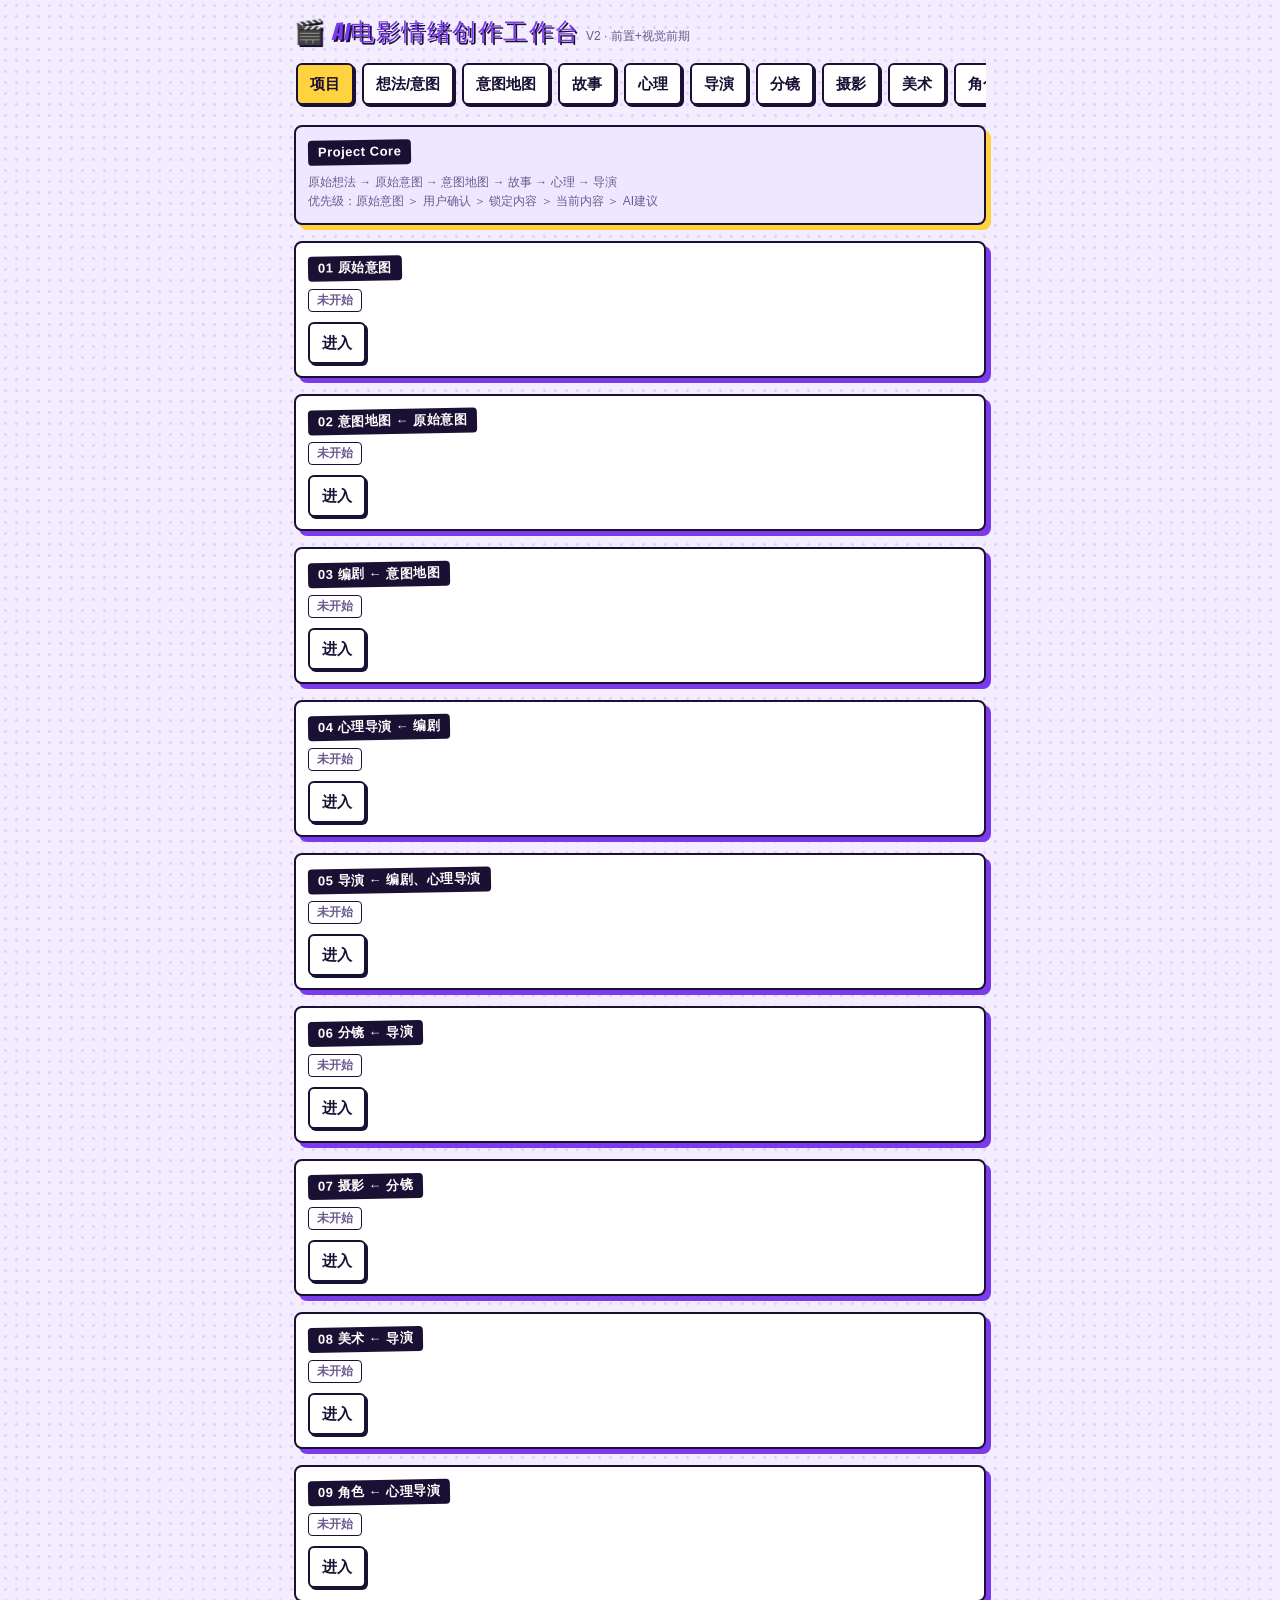
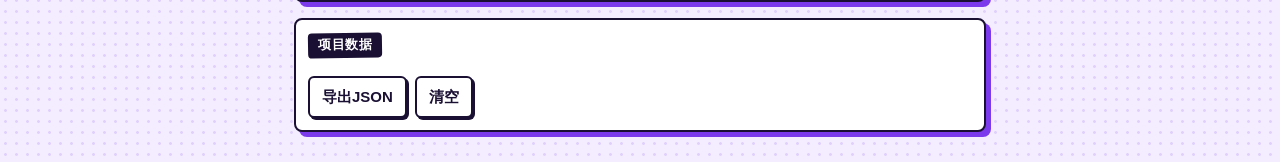
<file: ai-movie-emotion-studio/index.html>
<!DOCTYPE html>
<html lang="zh-CN"><head><meta charset="utf-8">
<meta name="viewport" content="width=device-width, initial-scale=1, viewport-fit=cover">
<title>AI电影情绪创作工作台</title>
<link href="https://fonts.googleapis.com/css2?family=Bangers&display=swap" rel="stylesheet">
<style>
:root{--bg:#f3edff;--fg:#1a1033;--mut:#6b5a8f;--card:#fff;--bd:#1a1033;--ink:#1a1033;--ac:#7c3aed;--pop:#ffd23f;--ok:#2e7d4f;--warn:#c2410c;--dot:rgba(124,58,237,.16);--tint:#efe7ff;box-sizing:border-box;padding-top:env(safe-area-inset-top,0px);padding-bottom:env(safe-area-inset-bottom,0px)}
@media(prefers-color-scheme:dark){:root:not([data-theme="light"]){--bg:#140d24;--fg:#f1eaff;--mut:#a595c9;--card:#1f1535;--bd:#9a7cf0;--ink:#9a7cf0;--ac:#8b5cf6;--pop:#ffd23f;--ok:#5cb884;--warn:#fb923c;--dot:rgba(167,139,250,.14);--tint:#2a1c4a}}
:root[data-theme="dark"]{--bg:#140d24;--fg:#f1eaff;--mut:#a595c9;--card:#1f1535;--bd:#9a7cf0;--ink:#9a7cf0;--ac:#8b5cf6;--pop:#ffd23f;--ok:#5cb884;--warn:#fb923c;--dot:rgba(167,139,250,.14);--tint:#2a1c4a}
html{scroll-padding-top:env(safe-area-inset-top,0px)}
*{box-sizing:border-box}
body{margin:0 auto;background:var(--bg);background-image:radial-gradient(var(--dot) 1.2px,transparent 1.6px);background-size:11px 11px;color:var(--fg);font:15px/1.6 -apple-system,"PingFang SC","Noto Sans SC",sans-serif;max-width:720px;padding:14px}
h1{font:400 24px/1.2 "Bangers","PingFang SC","Noto Sans SC",sans-serif;letter-spacing:1.5px;margin:4px 0 14px;color:var(--ac);text-shadow:2px 2px 0 var(--ink)}
h1 .note{font:12px -apple-system,"PingFang SC",sans-serif;letter-spacing:0;text-shadow:none;color:var(--mut)}
nav{display:flex;gap:8px;overflow-x:auto;margin-bottom:14px;padding:2px 4px 6px 2px}
nav button{flex:none}
button{font:inherit;font-weight:600;padding:7px 12px;border:2px solid var(--ink);background:var(--card);color:var(--fg);border-radius:6px;box-shadow:2px 2px 0 var(--ink);transition:transform .08s,box-shadow .08s}
button:active:not(:disabled){transform:translate(2px,2px);box-shadow:0 0 0 var(--ink)}
button.on{background:var(--pop);color:#1a1033}
button.pri{background:var(--ac);color:#fff}
button:disabled{opacity:.4;box-shadow:none}
.card{background:var(--card);border:2px solid var(--ink);border-radius:8px;padding:12px;margin-bottom:16px;box-shadow:5px 5px 0 var(--ac)}
.card h3{margin:0 0 8px;font-size:13px;letter-spacing:.5px;color:#fff;background:var(--ink);display:inline-block;padding:2px 10px;border-radius:4px;transform:rotate(-1deg)}
.card.intent{background:var(--tint);box-shadow:5px 5px 0 var(--pop)}
textarea,input{width:100%;font:inherit;padding:8px;border:2px solid var(--ink);border-radius:6px;background:var(--bg);color:var(--fg)}
textarea:focus,input:focus{outline:none;box-shadow:3px 3px 0 var(--ac)}
textarea{min-height:140px}
pre{white-space:pre-wrap;word-break:break-word;background:var(--bg);border:2px dashed var(--ink);border-radius:6px;padding:8px;max-height:220px;overflow:auto;font-size:13px;margin:6px 0}
.row{display:flex;gap:8px;flex-wrap:wrap;margin-top:10px}
.tag{font-size:12px;font-weight:600;padding:1px 8px;border-radius:4px;border:1.5px solid var(--ink);background:var(--card);color:var(--mut)}
.tag.lock{color:var(--ok);border-color:var(--ok)}.tag.warn{color:var(--warn);border-color:var(--warn);background:var(--pop);color:#7c2d12}
.ver{display:flex;justify-content:space-between;align-items:center;padding:6px 0;border-top:2px dotted var(--ink);font-size:13px}
details.ver summary{cursor:pointer;font-weight:600}
label{font-size:13px;font-weight:600;color:var(--ac);display:block;margin-top:10px}
.note{font-size:12px;color:var(--mut)}
</style></head><body>
<h1>🎬 AI电影情绪创作工作台 <span class="note">V2 · 前置+视觉前期</span></h1>
<nav id="nav"></nav><div id="main"></div>
<script>
const ROLES={
intent:{name:"原始意图"},
map:{name:"意图地图",fields:"Theme / Core Emotion / Character Need / Conflict / Desired Audience Experience / Visual Motifs",
rule:"你是意图提取员。只从【原始意图】与【原始想法】中提取创作者真正不能丢掉的东西，不写故事，不添加创作者没有表达的内容。无法确定的项标注“（待用户确认）”。“观众体验”要写成具体的观看体验，不要用“她很孤独”这类抽象形容词。"},
story:{name:"编剧",fields:"Story Premise / Logline / Theme / Character / Character Goal / Character Need / Conflict / Internal Conflict / External Conflict / Behavioral Contradiction / Story Structure / Scene List / Emotional Arc / Information Progression / Visual Motifs / Ending\n其中 Scene List 必须拆成 Scene 01、Scene 02……，每个 Scene 包含：Scene ID、Location、Time、Characters、What happens、Story Function、Emotional Function、Character State、Cause、Consequence",
rule:"你是编剧。严格服务于原始意图与意图地图，把想法写成具有电影叙事能力的故事。理解主题、表层目标与深层需求、欲望、阻碍、内外冲突、人物矛盾、情绪变化、行为原因、信息递进。禁止只用抽象心理形容词推动故事，必须追问：为什么、如何隐藏、导致什么行为、观众如何从行为中发现。"},
psych:{name:"心理导演",fields:"Character / Surface Emotion / Hidden Emotion / Core Desire / Core Fear / True Need / Defense Mechanism / Self Perception / Perception of Others / Behavioral Contradiction / Triggers / Emotional Progression / Body Response / Behavior / Attention / Spatial Behavior / Behavioral Translation\n其中 Behavioral Translation 要把心理逐步翻译成：身体→行为→注意力→空间→视觉，每一步都是可观察的",
rule:"你是心理导演，只为故事人物建模，不诊断现实中的人。核心工作：心理→身体→行为→空间→视觉→声音。禁止把“她很孤独/焦虑/绝望”作为最终结果，必须推导成可被看见的行为（如：仍在固定时间查看手机，但不再打开聊天窗口）。"},
dir:{name:"导演",fields:"Directorial Concept / Audience Experience / Dramatic Focus / What The Audience Knows / What The Character Knows / What Should Be Withheld / Visual Strategy / Emotional Strategy / Spatial Strategy / Camera Philosophy / Pacing Philosophy / Visual Motifs / What NOT To Show / Key Dramatic Moments / Shot Existence Criteria\n其中 Shot Existence Criteria 说明未来每个镜头都必须回答 Why does this shot exist：Story Function、Emotional Function、Character Function、Information Function、Transition Function 各指什么",
rule:"你是导演。心理导演回答“人物内部发生了什么”，你回答“我要让观众如何经历这件事”。你做的是视觉叙事决策，不是分镜。必须明确什么不该直接拍（What NOT To Show），例如不直接拍哭，而让观众通过重复行为的变化发现她已经知道答案。不要写具体镜头，不要堆电影术语。"},
board:{name:"分镜",fields:"每个镜头一个块，字段名必须用英文原名，每个字段独占一行：\n### Shot 01\nScene ID: \nStory Function: \nEmotional Function: \nInformation Function: \nCharacter State: \nAction: \nBlocking: \nEnvironment: \nShot Size: \nCamera Position: \nComposition: \nCamera Movement: \nLighting: \nDuration: （秒，纯数字）\nTransition: \nPrevious Shot: （第一镜写 None）\nNext Shot: （最后一镜写 None）",
rule:"你是分镜导演。把导演策略转成连续的镜头链（Shot Chain），不是单张漂亮画面。每个镜头必须回答 Why does this shot exist，至少承担一个故事/情绪/人物/信息功能，并写清与前后镜头的关系。严格遵守导演的 What NOT To Show。单镜头时长不得超过 {MAXDUR} 秒（视频模型限制）。不要为了好看而加镜头。"},
cine:{name:"摄影",fields:"对分镜中的每个 Shot（沿用同一个 Shot ID）输出一个块，字段名用英文原名：\n### Shot 01\nLens: \nCamera Height: \nCamera Distance: \nShot Size: \nComposition: \nPerspective: \nDepth of Field: \nForeground: \nBackground: \nLighting: \nColor Temperature: \nCamera Movement: \nWhy This Camera: （必须写叙事或情绪理由）",
rule:"你是摄影指导，不改写故事。每个摄影决定都要有叙事或情绪理由，写在 Why This Camera。禁止堆 cinematic、beautiful、dramatic、film look 这类空词，不要因为“电影感”而用电影语言。必须覆盖分镜里的每一个镜头。"},
art:{name:"美术",fields:"World / Location / Architecture / Furniture / Props / Materials / Lighting Environment / Color / Texture / Time / Signs of Life / Environmental Change / Spatial Anchor / Visual Continuity Rules\n其中 Spatial Anchor 写清空间布局和固定方位（门、窗、固定座位的位置关系），所有镜头共用",
rule:"你是美术指导。建立所有镜头共用的视觉世界（Visual Bible），环境要能承载人物状态，不是单纯好看。重点防止镜头之间房间变样、道具消失。"},
char:{name:"角色",fields:"每个角色一段，包含：Character ID / Name / Age / Face / Hair / Body / Skin / Clothing / Shoes / Accessories / Color / Expression / Typical Pose / Reference Images / Consistency Rules",
rule:"你是角色设计，输出 Character Bible，保证同一角色在所有镜头里一致。外观描述要具体可视（能直接用于图像生成），不写抽象性格形容词。Consistency Rules 写清哪些特征绝不能变。Reference Images 只写需要哪些参考图，不要编造链接。"}};
const ORDER=["intent","map","story","psych","dir","board","cine","art","char"],DEPS={intent:[],map:["intent"],story:["map"],psych:["story"],dir:["story","psych"],board:["dir"],cine:["board"],art:["dir"],char:["psych"]},CTX={intent:[],map:[],story:[],psych:["map"],dir:["map"],board:["story"],cine:["dir"],art:["story"],char:["art"]};
const BLK={board:["Scene ID","Story Function","Emotional Function","Information Function","Action","Shot Size","Duration","Previous Shot","Next Shot"],cine:["Lens","Shot Size","Composition","Lighting","Camera Movement","Why This Camera"]};
const SCHEMA={
map:[["Theme","主题"],["Core Emotion","核心情绪"],["Character Need","人物核心需求","人物需求"],["Conflict","核心冲突","冲突"],["Desired Audience Experience","观众体验","希望观众"],["Visual Motifs","视觉母题"]],
story:[["Story Premise","故事前提"],["Logline","一句话"],["Theme","主题"],["Character","人物"],["Character Goal","人物目标"],["Character Need","人物需求"],["Conflict","冲突"],["Internal Conflict","内在冲突","内部冲突"],["External Conflict","外在冲突","外部冲突"],["Behavioral Contradiction","行为矛盾"],["Story Structure","故事结构"],["Scene List","场景列表"],["Emotional Arc","情绪弧"],["Information Progression","信息递进"],["Visual Motifs","视觉母题"],["Ending","结局"]],
psych:[["Character","人物"],["Surface Emotion","表层情绪"],["Hidden Emotion","隐藏情绪"],["Core Desire","核心欲望"],["Core Fear","核心恐惧"],["True Need","真正需求"],["Defense Mechanism","心理防御"],["Self Perception","自我认知"],["Perception of Others","他人认知"],["Behavioral Contradiction","行为矛盾"],["Triggers","触发点"],["Emotional Progression","情绪递进"],["Body Response","身体反应"],["Behavior","行为"],["Attention","注意力"],["Spatial Behavior","空间行为"],["Behavioral Translation","行为翻译"]],
dir:[["Directorial Concept","导演概念"],["Audience Experience","观众体验"],["Dramatic Focus","戏剧焦点"],["What The Audience Knows","观众知道"],["What The Character Knows","人物知道"],["What Should Be Withheld","应当保留","隐瞒"],["Visual Strategy","视觉策略"],["Emotional Strategy","情绪策略"],["Spatial Strategy","空间策略"],["Camera Philosophy","摄影理念","镜头理念"],["Pacing Philosophy","节奏理念"],["Visual Motifs","视觉母题"],["What NOT To Show","不应直接呈现","不要直接拍"],["Key Dramatic Moments","关键戏剧时刻"],["Shot Existence Criteria","镜头存在依据"]],
art:[["World","世界"],["Location","地点"],["Architecture","建筑"],["Furniture","家具"],["Props","道具"],["Materials","材质"],["Lighting Environment","光线环境"],["Color","色彩"],["Texture","质感"],["Time","时间"],["Signs of Life","生活痕迹"],["Environmental Change","环境变化"],["Spatial Anchor","空间锚点"],["Visual Continuity Rules","视觉连续性规则","连续性规则"]],
char:[["Character ID","角色ID"],["Name","姓名"],["Age","年龄"],["Face","面部"],["Hair","发型"],["Body","体型"],["Skin","皮肤"],["Clothing","服装"],["Shoes","鞋"],["Accessories","配饰"],["Color","色彩"],["Expression","表情"],["Typical Pose","典型姿态"],["Reference Images","参考图"],["Consistency Rules","一致性规则"]]};
const LK={none:"无锁",soft:"软锁",hard:"硬锁"};
const TABS=[["core","项目"],["intent","想法/意图"],["map","意图地图"],["story","故事"],["psych","心理"],["dir","导演"],["board","分镜"],["cine","摄影"],["art","美术"],["char","角色"],["set","设置"]];
let tab="core",VMSG={},S=load();
function blank(){const a={},c={},d={},f={};ORDER.forEach(k=>{a[k]=[];c[k]=-1;d[k]="";f[k]={}});return{idea:"",art:a,cur:c,draft:d,cfg:f,maxDur:8}}
function load(){try{const s=localStorage.getItem("fw3");if(s)return fix(JSON.parse(s));
 const o=localStorage.getItem("fw2");if(o){const x=JSON.parse(o),n=blank();n.idea=x.intent||"";["story","psych"].forEach(k=>{n.art[k]=x.art[k];n.cur[k]=x.cur[k];n.draft[k]=x.draft[k];n.cfg[k]=x.cfg[k]||{}});
  if(x.intentSaved){n.art.intent=[{id:"intent_v1",type:"intent",version:1,status:"confirmed",createdAt:"迁移",basedOn:{},lock:"hard",valid:true,content:x.intent}];n.cur.intent=0;n.draft.intent=x.intent}return n}}catch(e){}return blank()}
function fix(x){ORDER.forEach(k=>{x.art[k]=x.art[k]||[];if(x.cur[k]==null)x.cur[k]=-1;x.draft[k]=x.draft[k]||"";x.cfg[k]=x.cfg[k]||{}});x.maxDur=x.maxDur||8;return x}
function save(){try{localStorage.setItem("fw3",JSON.stringify(S))}catch(e){}}
const esc=s=>String(s??"").replace(/[&<>"]/g,c=>({"&":"&amp;","<":"&lt;",">":"&gt;",'"':"&quot;"}[c]));
const $=id=>document.getElementById(id);
const curA=k=>S.cur[k]>=0?S.art[k][S.cur[k]]:null;
function isStale(k){const a=curA(k);if(!a)return false;return DEPS[k].some(d=>{const u=curA(d);return u&&(a.basedOn[d]!==u.version||isStale(d))})}
function reason(k){const a=curA(k);return DEPS[k].map(d=>{const u=curA(d);if(!u)return"";return a.basedOn[d]!==u.version?ROLES[d].name+"已更新到V"+u.version+"，本版基于V"+a.basedOn[d]:isStale(d)?ROLES[d].name+"本身已过期":""}).filter(Boolean).join("；")}
const norm=s=>s.toLowerCase().replace(/[\s_\-·/:：*#]/g,"");
function validate(k,t){if(BLK[k])return vBlk(k,t);const L=t.split("\n").map(l=>norm(l.replace(/^[\s#*\-\d.、)）（(]+/,"")));
 const m=SCHEMA[k].filter(al=>!al.some(a=>L.some(l=>l.startsWith(norm(a))))).map(a=>a[0]);
 if(k==="story"&&!/(scene|场景)\s*0?1/i.test(t))m.push("Scene List 需拆成 Scene 01、Scene 02…");return m}
function parseBlocks(t){const B=[],H=[];let c=null;
 t.split("\n").forEach(l=>{const m=l.match(/^[\s#*\-]*shot\s*0*(\d+)\b/i);
  if(m){c={id:m[1].padStart(2,"0"),raw:[l],f:{}};B.push(c)}
  else if(c){c.raw.push(l);const kv=l.replace(/\*\*/g,"").replace(/^[\s#\-]+/,"").match(/^([A-Za-z][A-Za-z ']{1,40})\s*[:：]\s*(.+)/);if(kv)c.f[norm(kv[1])]=kv[2].trim()}
  else H.push(l)});
 B.forEach(b=>b.raw=b.raw.join("\n"));return{head:H.join("\n"),blocks:B}}
function vBlk(k,t){const P=parseBlocks(t),m=[];if(!P.blocks.length)return["未识别到“### Shot 01”形式的镜头块"];
 P.blocks.forEach(b=>{const x=BLK[k].filter(f=>!b.f[norm(f)]);if(x.length)m.push("Shot "+b.id+" 缺 "+x.join("、"));
  if(k==="board"){const d=parseFloat(b.f.duration);if(d>S.maxDur)m.push("Shot "+b.id+" 时长"+d+"秒，超过上限"+S.maxDur+"秒")}});
 const bd=curA("board");if(k==="cine"&&bd){const h=P.blocks.map(b=>b.id),w=parseBlocks(bd.content).blocks.map(b=>b.id);
  w.filter(i=>!h.includes(i)).forEach(i=>m.push("缺少 Shot "+i+" 的摄影设计"));h.filter(i=>!w.includes(i)).forEach(i=>m.push("Shot "+i+" 不在分镜中"))}
 return m}
function keepLocked(k,t,c){if(!BLK[k]||!c||!c.sl)return t;const ids=Object.keys(c.sl).filter(i=>c.sl[i]);if(!ids.length)return t;
 const O=parseBlocks(c.content).blocks,P=parseBlocks(t);
 ids.forEach(i=>{const o=O.find(b=>b.id===i);if(!o)return;const j=P.blocks.findIndex(b=>b.id===i);if(j>=0)P.blocks[j]=o;else P.blocks.push(o)});
 P.blocks.sort((a,b)=>a.id-b.id);return[P.head].concat(P.blocks.map(b=>b.raw)).join("\n").trim()}
function cardsHTML(k){const c=curA(k);if(!c)return"";const P=parseBlocks(c.content);if(!P.blocks.length)return"";const sl=c.sl||{};
 const tot=P.blocks.reduce((a,b)=>a+(parseFloat(b.f.duration)||0),0);
 return`<div class="card"><h3>镜头卡片 · ${P.blocks.length}个镜头${k==="board"?" · 合计"+tot+"秒":""}</h3>`+P.blocks.map(b=>`<details class="ver" style="display:block"><summary>Shot ${b.id} ${sl[b.id]?"🔒":""} <span class="note">${esc((b.f.action||b.f.whythiscamera||"").slice(0,40))}</span></summary><pre>${esc(b.raw)}</pre><div class="row"><button ${c.lock==="hard"?"disabled":""} onclick="togShot('${k}','${b.id}')">${sl[b.id]?"解锁镜头":"锁定镜头"}</button><button onclick="copy(shotPrompt('${k}','${b.id}'),this)">复制单镜头重写提示词</button></div></details>`).join("")+`</div>`}
function togShot(k,id){const c=curA(k);c.sl=c.sl||{};c.sl[id]=!c.sl[id];save();render()}
function shotPrompt(k,id){const B=parseBlocks(curA(k).content).blocks,i=B.findIndex(b=>b.id===id);
 return prompt_(k)+"\n\n【只重写 Shot "+id+"】\n当前内容：\n"+B[i].raw+"\n前一镜：\n"+(B[i-1]?B[i-1].raw:"None")+"\n后一镜：\n"+(B[i+1]?B[i+1].raw:"None")+"\n\n要求：只输出这一个镜头的完整块（### Shot "+id+"），保持与前后镜头的关系，其他镜头不得改动。"}
function prompt_(k){const r=ROLES[k],it=curA("intent");
 let p=r.rule.replace("{MAXDUR}",S.maxDur)+"\n\n【信息优先级】原始意图 > 用户确认的决定 > 已锁定内容 > 当前内容 > AI建议。不得为了“更好”覆盖上层信息，只能提出“偏离提示”。\n\n【原始意图（硬锁）】\n"+(it?it.content:"（尚未确认原始意图）");
 if(k==="map")p+="\n\n【原始想法（参考，不要改写）】\n"+(S.idea||"（无）");
 const blk=(d,tag)=>{const u=curA(d);return"\n\n【"+tag+"："+ROLES[d].name+" V"+(u?u.version:"?")+"（"+(u?LK[u.lock]+(u.lock==="soft"?"，请尽量不要改变":u.lock==="hard"?"，禁止改变":""):"")+"）】\n"+(u?u.content:"（尚无内容，请先完成上游阶段）")};
 DEPS[k].filter(d=>d!=="intent").forEach(d=>p+=blk(d,"上游"));CTX[k].forEach(d=>p+=blk(d,"参考"));
 return p+"\n\n【输出结构】请严格使用以下英文小节标题，逐项输出：\n"+r.fields+"\n\n如果输出与原始意图出现明显偏离，请在末尾单独标注“偏离提示”。"}
function driftPrompt(k){const c=curA(k),it=curA("intent");return"请对照【原始意图】检查下面的内容是否偏离，列出偏离点和建议，不要改写内容。\n\n【原始意图】\n"+(it?it.content:"")+"\n\n【"+ROLES[k].name+"】\n"+(c?c.content:"")}
function copy(t,b){try{navigator.clipboard.writeText(t).then(()=>{b.textContent="已复制"})}catch(e){b.textContent="请长按文本手动复制"}}
function render(){$("nav").innerHTML=TABS.map(([k,n])=>`<button class="${k===tab?"on":""}" onclick="tab='${k}';render()">${n}</button>`).join("");
 $("main").innerHTML=tab==="core"?vCore():tab==="intent"?vIntent():tab==="set"?vSet():vStage(tab)}
function badge(k){const a=curA(k);if(!a)return'<span class="tag">未开始</span>';
 return(isStale(k)?'<span class="tag warn">⚠ 上游已变化</span>':"")+`<span class="tag ${a.status==="confirmed"?"lock":""}">${a.status==="confirmed"?"已确认":"草稿"}</span>`+(a.lock!=="none"?`<span class="tag lock">🔒${LK[a.lock]}</span>`:"")+(a.valid===false?'<span class="tag warn">未过Schema</span>':"")}
function staleBox(k){return`<div class="note" style="margin-top:6px;color:var(--warn)">⚠ Upstream changed：${esc(reason(k))}。This artifact may no longer reflect the latest decision.<br>你可以：重新生成（用下方提示词）、手动修改，或确认仍然有效。不会自动删除或改写。</div><div class="row"><button onclick="ack('${k}')">确认仍然有效</button></div>`}
function vCore(){return`<div class="card intent"><h3>Project Core</h3><div class="note">原始想法 → 原始意图 → 意图地图 → 故事 → 心理 → 导演<br>优先级：原始意图 ＞ 用户确认 ＞ 锁定内容 ＞ 当前内容 ＞ AI建议</div></div>`+
ORDER.map((k,i)=>{const a=curA(k);return`<div class="card"><h3>${String(i+1).padStart(2,"0")} ${ROLES[k].name}${DEPS[k].length?" ← "+DEPS[k].map(d=>ROLES[d].name).join("、"):""}</h3>
<div class="row" style="margin:0 0 6px">${a?'<span class="tag">V'+a.version+"</span>":""}${badge(k)}</div>
${isStale(k)?`<div class="note">${esc(reason(k))}。下游：${ORDER.filter(x=>DEPS[x].includes(k)).map(x=>ROLES[x].name).join("、")||"无"}</div>`:""}
<div class="row"><button onclick="tab='${k==="intent"?"intent":k}';render()">进入</button></div></div>`}).join("")+
`<div class="card"><h3>项目数据</h3><div class="row"><button onclick="exp()">导出JSON</button><button onclick="if(confirm('清空全部数据？')){S=blank();save();render()}">清空</button></div></div>`}
function vIntent(){const c=curA("intent"),hard=c&&c.lock==="hard";
 return`<div class="card"><h3>① 原始想法（用户原话，可以很乱；AI不会改它）</h3>
<textarea id="idea" placeholder="把最初的想法、情绪、片段原样写在这里" oninput="S.idea=this.value;save()">${esc(S.idea)}</textarea></div>
<div class="card intent"><h3>② 原始意图 Original Intent · ${c?"当前 V"+c.version:"未确认"}</h3>
<div class="row" style="margin:0 0 6px">${badge("intent")}</div>
<p class="note">用你自己的话写清楚：你真正想表达什么。确认后进入硬锁，是全项目最高优先级。</p>
<textarea id="d_intent" ${hard?"readonly":""} oninput="S.draft.intent=this.value;save()">${esc(S.draft.intent)}</textarea>
<div class="row"><button ${hard?"disabled":""} onclick="S.draft.intent=S.idea;save();render()">从原始想法复制</button>
<button class="pri" ${hard?"disabled":""} onclick="confirmIntent()">确认为原始意图（硬锁）</button>
<button ${hard?"":"disabled"} onclick="if(confirm('解除硬锁后修改意图，会让所有下游标记为过期。确定？')){curA('intent').lock='none';save();render()}">解除硬锁以修改</button></div></div>
<div class="card"><h3>意图版本</h3>${S.art.intent.map(v=>`<div class="ver"><span>V${v.version} <span class="note">${v.createdAt}</span></span><button onclick="S.draft.intent=S.art.intent[${v.version-1}].content;save();render()">载入</button></div>`).reverse().join("")||'<div class="note">还没有版本</div>'}</div>`}
function confirmIntent(){const t=$("d_intent").value.trim();if(!t)return;
 S.art.intent.push({id:"intent_v"+(S.art.intent.length+1),type:"intent",version:S.art.intent.length+1,status:"confirmed",createdAt:new Date().toLocaleString("zh-CN",{hour12:false}),basedOn:{},lock:"hard",valid:true,content:t});
 S.cur.intent=S.art.intent.length-1;save();render()}
function exp(){const w=document.createElement("textarea");w.value=JSON.stringify(S,null,2);$("main").appendChild(w);w.select();try{document.execCommand("copy")}catch(e){}w.remove();alert("已尝试复制到剪贴板")}
function vStage(k){
 const r=ROLES[k],c=curA(k),hard=c&&c.lock==="hard",vm=VMSG[k],ready=!!curA("intent");
 return`<div class="card intent"><h3>原始意图（硬锁，只读）</h3><div class="note">${esc(curA("intent")?curA("intent").content:"尚未确认，请先到“想法/意图”")}</div></div>
<div class="card"><h3>${r.name} · ${c?"当前 V"+c.version:"暂无版本"}</h3>
<div class="row" style="margin:0">${badge(k)}</div>
${c&&isStale(k)?staleBox(k):""}
${k==="map"?'<p class="note">AI提取的意图地图只是建议。你修改并确认后，它才算“用户确认的决定”；锁定后进入“锁定内容”。</p>':""}
<label>① 提示词（手动模式：复制去任意AI）</label><pre>${esc(prompt_(k))}</pre>
<div class="row"><button onclick="copy(prompt_('${k}'),this)">复制提示词</button><button onclick="callAPI('${k}',this)" ${hard||!ready?"disabled":""}>用API生成</button></div>
<label>② 粘贴/编辑结果（保存前做Schema校验，AI结果需你确认）</label>
<textarea id="d_${k}" ${hard?"readonly":""} oninput="S.draft['${k}']=this.value;save()" placeholder="把AI的输出粘贴到这里，可直接修改">${esc(S.draft[k])}</textarea>
${vm?`<div class="note" style="color:var(--warn)">缺少：${esc(vm.join("、"))}</div><div class="row"><button onclick="saveV('${k}',true)">仍然保存（标记未过校验）</button></div>`:""}
<div class="row"><button class="pri" ${hard?"disabled":""} onclick="saveV('${k}')">校验并保存为新版本</button>
<button ${c&&c.status!=="confirmed"?"":"disabled"} onclick="confirmA('${k}')">确认当前版本</button>
<button ${c?"":"disabled"} onclick="copy(driftPrompt('${k}'),this)">复制偏离检查提示词</button></div>
<label>锁定级别（软锁：提示AI尽量不改；硬锁：禁止修改和回退）</label>
<div class="row" style="margin:0">${["none","soft","hard"].map(l=>`<button class="${c&&c.lock===l?"on":""}" ${c?"":"disabled"} onclick="setLock('${k}','${l}')">${LK[l]}</button>`).join("")}</div></div>
${BLK[k]?cardsHTML(k):""}<div class="card"><h3>版本（Artifact）</h3>${S.art[k].length?S.art[k].map((v,i)=>`<div class="ver"><span>V${v.version} ${i===S.cur[k]?'<span class="tag lock">当前</span>':""} <span class="note">${v.createdAt}${DEPS[k].length?" · 基于"+DEPS[k].map(d=>ROLES[d].name+"V"+v.basedOn[d]).join("、"):""}</span></span>
<span><button ${hard||i===S.cur[k]?"disabled":""} onclick="S.cur['${k}']=${i};save();render()">恢复</button>
<button onclick="S.draft['${k}']=S.art['${k}'][${i}].content;save();render()">载入编辑</button></span></div>`).reverse().join(""):'<div class="note">还没有版本</div>'}</div>`}
function saveV(k,force){const c=curA(k);if(c&&c.lock==="hard")return;let t=$("d_"+k).value.trim();if(!t)return;t=keepLocked(k,t,c);
 const miss=validate(k,t);if(miss.length&&!force){VMSG[k]=miss;render();return}
 if(c&&c.lock==="soft"&&!confirm("当前版本已软锁定，确定生成新版本？"))return;
 delete VMSG[k];const n=S.art[k].length+1,b={};DEPS[k].forEach(d=>{const u=curA(d);if(u)b[d]=u.version});
 S.art[k].push({id:k+"_v"+n,type:k,version:n,status:"draft",createdAt:new Date().toLocaleString("zh-CN",{hour12:false}),basedOn:b,lock:"none",valid:!miss.length,content:t,sl:c&&c.sl?{...c.sl}:{}});
 S.cur[k]=S.art[k].length-1;save();render()}
function confirmA(k){curA(k).status="confirmed";save();render()}
function setLock(k,l){curA(k).lock=l;save();render()}
function ack(k){const a=curA(k);DEPS[k].forEach(d=>{const u=curA(d);if(u)a.basedOn[d]=u.version});save();render()}
function vSet(){return`<div class="card"><h3>API配置（模型与角色解耦）</h3><p class="note">OpenAI 兼容格式（/chat/completions）。聊天预览里的页面会拦截对外请求，API模式需把本页存成html在本地浏览器打开才可能生效；Key只存本机浏览器。手动模式不受影响。</p></div><div class="card"><h3>目标视频模型</h3><label>单镜头最长秒数（分镜超过会提示）</label><input type="number" value="${S.maxDur}" onchange="S.maxDur=+this.value||8;save()"></div>`+
ORDER.filter(k=>k!=="intent").map(k=>{const c=S.cfg[k];return`<div class="card"><h3>${ROLES[k].name}</h3>
<label>Provider（备注用）</label><input value="${esc(c.provider)}" onchange="S.cfg.${k}.provider=this.value;save()" placeholder="[TBD]">
<label>Endpoint</label><input value="${esc(c.endpoint)}" onchange="S.cfg.${k}.endpoint=this.value;save()" placeholder="https://.../v1/chat/completions">
<label>Model</label><input value="${esc(c.model)}" onchange="S.cfg.${k}.model=this.value;save()" placeholder="[TBD]">
<label>API Key</label><input type="password" value="${esc(c.key)}" onchange="S.cfg.${k}.key=this.value;save()" placeholder="[TBD]"></div>`}).join("")}
async function callAPI(k,b){const c=S.cfg[k]||{};
 if(!c.endpoint||!c.model||!c.key){alert("请先在“设置”里配置这个角色，或用手动模式。");return}
 b.disabled=true;b.textContent="生成中…";
 try{const res=await fetch(c.endpoint,{method:"POST",headers:{"Content-Type":"application/json","Authorization":"Bearer "+c.key},body:JSON.stringify({model:c.model,messages:[{role:"user",content:prompt_(k)}]})});
  const j=await res.json(),t=j.choices&&j.choices[0]&&j.choices[0].message.content;if(!t)throw new Error(JSON.stringify(j).slice(0,200));
  S.draft[k]=t;save();render()}
 catch(e){alert("调用失败："+e.message+"\n（预览里外部请求会被拦截，请用手动模式或本地打开。）");b.disabled=false;b.textContent="用API生成"}}
render();
</script></body></html>
</file>
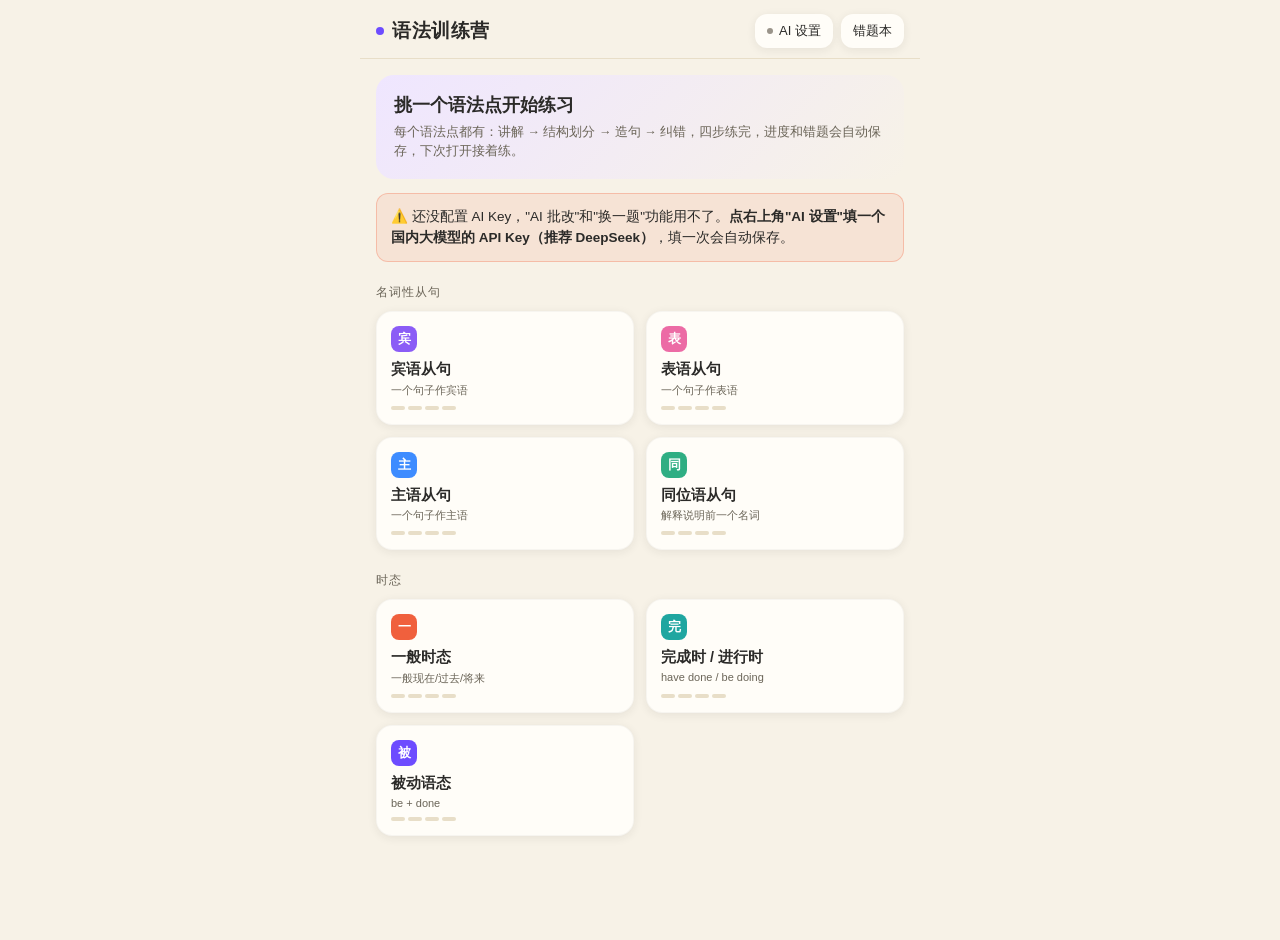
<file: grammar-camp/index.html>
<!DOCTYPE html>
<html lang="zh-CN">
<head>
<meta charset="UTF-8">
<meta name="viewport" content="width=device-width, initial-scale=1.0, maximum-scale=1, user-scalable=no">
<title>语法训练营</title>
<style>
  :root{
    --paper:#F7F2E7;
    --paper-line:#E8DEC8;
    --ink:#2B2A28;
    --ink-soft:#6b6558;
    --card:#FFFDF8;
    --purple:#8B5CF6;
    --pink:#EC6BA5;
    --blue:#3E8CFF;
    --green:#2FAE83;
    --red:#F0603D;
    --teal:#1FA6A0;
    --violet:#6D4CFF;
    --gray:#9A948A;
    --shadow: 0 2px 10px rgba(43,42,40,0.08);
  }
  *{box-sizing:border-box; -webkit-tap-highlight-color: transparent;}
  html,body{margin:0; padding:0; background:var(--paper); color:var(--ink); font-family:-apple-system, BlinkMacSystemFont, "PingFang SC", "Helvetica Neue", sans-serif; -webkit-font-smoothing:antialiased;}
  body{ padding-bottom: 40px; }
  h1,h2,h3{ font-family: "Songti SC", "Noto Serif SC", Georgia, serif; margin:0; font-weight:700; }
  .mono{ font-family: "SF Mono", Menlo, monospace; }
  #app{ max-width: 560px; margin: 0 auto; min-height:100vh; position:relative; }

  /* ---------- top bar ---------- */
  .topbar{ position:sticky; top:0; z-index:20; background:var(--paper); padding:14px 16px 10px; display:flex; align-items:center; justify-content:space-between; border-bottom:1px solid var(--paper-line); }
  .topbar .brand{ display:flex; align-items:center; gap:8px; }
  .topbar .brand h1{ font-size:19px; letter-spacing:0.5px; }
  .topbar .dot{ width:8px; height:8px; border-radius:50%; background:var(--violet); }
  .iconbtn{ border:none; background:var(--card); box-shadow:var(--shadow); border-radius:12px; padding:8px 12px; font-size:13px; color:var(--ink); display:flex; align-items:center; gap:6px; cursor:pointer; }
  .iconbtn:active{ transform: scale(0.97); }
  .badge{ background:var(--red); color:#fff; border-radius:10px; font-size:11px; padding:1px 6px; min-width:16px; text-align:center; }

  /* ---------- home ---------- */
  .section-label{ font-size:12px; color:var(--ink-soft); letter-spacing:1px; margin:22px 16px 10px; text-transform:uppercase; }
  .cardgrid{ display:grid; grid-template-columns: 1fr 1fr; gap:12px; padding:0 16px; }
  .topic-card{ background:var(--card); border-radius:16px; padding:14px; box-shadow:var(--shadow); cursor:pointer; position:relative; border:1px solid rgba(0,0,0,0.03); min-height:108px; display:flex; flex-direction:column; justify-content:space-between; }
  .topic-card:active{ transform: scale(0.98); }
  .topic-card .chip{ width:26px; height:26px; border-radius:8px; display:flex; align-items:center; justify-content:center; color:#fff; font-size:13px; font-weight:700; margin-bottom:8px; }
  .topic-card .ttl{ font-size:14.5px; font-weight:700; line-height:1.3; }
  .topic-card .sub{ font-size:11px; color:var(--ink-soft); margin-top:4px; }
  .progress-dots{ display:flex; gap:3px; margin-top:8px; }
  .progress-dots span{ width:14px; height:4px; border-radius:2px; background:var(--paper-line); }
  .progress-dots span.on{ background: currentColor; }

  .hero{ margin:16px 16px 0; padding:18px; border-radius:18px; background:linear-gradient(135deg, #EFE6FF, #F7F2E7); position:relative; overflow:hidden; }
  .hero .note{ font-size:12.5px; color:var(--ink-soft); margin-top:6px; line-height:1.5; }

  /* ---------- topic detail ---------- */
  .detail-header{ padding:6px 16px 0; }
  .backrow{ display:flex; align-items:center; gap:10px; padding:10px 16px 0; }
  .backbtn{ border:none; background:none; font-size:15px; color:var(--ink-soft); padding:4px 0; cursor:pointer; }
  .topic-title{ display:flex; align-items:center; gap:10px; padding:8px 16px 4px; }
  .topic-title .chip-lg{ width:34px; height:34px; border-radius:10px; display:flex; align-items:center; justify-content:center; color:#fff; font-weight:700; }
  .topic-title h2{ font-size:20px; }

  .tabs{ display:flex; gap:6px; padding:10px 16px 4px; overflow-x:auto; }
  .tab{ flex:none; border:none; background:var(--card); padding:8px 14px; border-radius:999px; font-size:13px; color:var(--ink-soft); box-shadow:var(--shadow); cursor:pointer; white-space:nowrap; }
  .tab.active{ background:var(--ink); color:#fff; }

  .panel{ padding:14px 16px 40px; }

  /* notebook card */
  .paper-card{
    background: repeating-linear-gradient(var(--card), var(--card) 27px, #EFE7D3 28px);
    border-radius:14px; padding:18px 16px; box-shadow:var(--shadow); border:1px solid rgba(0,0,0,0.04);
    margin-bottom:14px; font-size:14.5px; line-height:1.85;
  }
  .paper-card b{ font-weight:700; }
  .formula-row{ font-family:"SF Mono", Menlo, monospace; font-size:13px; background:#F1ECDD; padding:8px 10px; border-radius:8px; margin:6px 0; display:inline-block; }
  .example-line{ margin:10px 0; }
  .note-tag{ font-size:11px; color:var(--ink-soft); }

  .hl-conn{ font-weight:800; border-bottom:3px solid var(--violet); padding-bottom:1px; }
  .hl-clause{ background: rgba(139,92,246,0.13); border-radius:6px; padding:1px 4px; box-shadow: inset 0 -2px 0 rgba(139,92,246,0.45); }
  .hl-red{ border-bottom:3px solid var(--red); font-weight:800; }

  .qsentence{ font-size:16.5px; font-weight:600; margin-bottom:14px; line-height:1.6; }
  .opt-grid{ display:flex; flex-direction:column; gap:8px; }
  .opt{ text-align:left; border:1.5px solid var(--paper-line); background:var(--card); border-radius:10px; padding:10px 12px; font-size:14px; cursor:pointer; }
  .opt.correct{ border-color:var(--green); background:rgba(47,174,131,0.12); }
  .opt.wrong{ border-color:var(--red); background:rgba(240,96,61,0.12); }
  .qlabel{ font-size:12px; color:var(--ink-soft); margin:14px 0 6px; }
  .reveal-box{ margin-top:16px; padding:14px; border-radius:12px; background:#FBF7EA; border:1px dashed var(--paper-line); font-size:14.5px; line-height:1.8; }
  .btn{ border:none; padding:11px 16px; border-radius:12px; font-size:14px; font-weight:600; cursor:pointer; }
  .btn-primary{ background:var(--ink); color:#fff; }
  .btn-ghost{ background:var(--card); color:var(--ink); box-shadow:var(--shadow); }
  .btn:disabled{ opacity:0.4; }
  .row-btns{ display:flex; gap:10px; margin-top:14px; flex-wrap:wrap; }

  textarea, input[type=text], input[type=password]{ width:100%; border:1.5px solid var(--paper-line); border-radius:12px; padding:12px; font-size:15px; font-family:inherit; resize:vertical; min-height:74px; background:var(--card); color:var(--ink); }
  textarea{ min-height:74px; }
  input[type=text], input[type=password]{ min-height:auto; }
  textarea:focus, input:focus{ outline:2px solid var(--violet); border-color:transparent; }

  .scenario-card{ background:var(--card); border-radius:14px; padding:16px; box-shadow:var(--shadow); margin-bottom:14px; }
  .scenario-card .lbl{ font-size:11px; color:var(--violet); font-weight:700; letter-spacing:0.5px; margin-bottom:6px; }
  .scenario-card .prompt{ font-size:15px; line-height:1.6; margin-bottom:10px; }
  .hint{ font-size:12px; color:var(--ink-soft); }

  .chip-pill{ display:inline-flex; align-items:center; gap:6px; padding:5px 10px; border-radius:999px; font-size:12.5px; margin:3px 4px 3px 0; color:#fff; }
  .feedback-box{ margin-top:14px; padding:14px; border-radius:12px; }
  .feedback-box.good{ background:rgba(47,174,131,0.12); border:1px solid rgba(47,174,131,0.35); }
  .feedback-box.bad{ background:rgba(240,96,61,0.10); border:1px solid rgba(240,96,61,0.3); }
  .feedback-title{ font-weight:700; font-size:14px; margin-bottom:8px; }
  .feedback-line{ font-size:13.5px; line-height:1.7; margin:4px 0; }
  .corrected-line{ font-size:14.5px; margin-top:8px; padding:8px 10px; background:#fff; border-radius:8px; font-style:italic; }

  .spinner{ width:16px; height:16px; border:2px solid rgba(0,0,0,0.15); border-top-color:var(--ink); border-radius:50%; animation:spin 0.7s linear infinite; display:inline-block; vertical-align:middle; margin-right:6px; }
  @keyframes spin{ to{ transform: rotate(360deg); } }

  .errbook-item{ background:var(--card); border-radius:14px; padding:14px; box-shadow:var(--shadow); margin-bottom:10px; }
  .errbook-item .meta{ display:flex; justify-content:space-between; align-items:center; margin-bottom:6px; }
  .errbook-item .topictag{ font-size:11px; padding:2px 8px; border-radius:999px; color:#fff; }
  .errbook-item .ts{ font-size:11px; color:var(--ink-soft); }
  .errbook-item .q{ font-size:14px; margin:6px 0; font-weight:600; }
  .errbook-item .a{ font-size:13px; color:var(--ink-soft); margin:4px 0; }
  .empty{ text-align:center; padding:60px 20px; color:var(--ink-soft); font-size:14px; }
  .clear-row{ display:flex; justify-content:flex-end; padding:0 16px 6px; }
  .small-link{ font-size:12.5px; color:var(--ink-soft); background:none; border:none; text-decoration:underline; cursor:pointer; }

  /* ---------- modal ---------- */
  .modal-mask{ position:fixed; inset:0; background:rgba(0,0,0,0.45); z-index:50; display:flex; align-items:flex-end; justify-content:center; padding:0; animation:fadeIn 0.2s; }
  @keyframes fadeIn{ from{opacity:0;} to{opacity:1;} }
  .modal{ background:var(--paper); width:100%; max-width:560px; border-radius:20px 20px 0 0; padding:20px 18px 28px; max-height:90vh; overflow-y:auto; }
  .modal h3{ font-size:18px; margin-bottom:6px; }
  .modal .sub{ font-size:12.5px; color:var(--ink-soft); margin-bottom:14px; line-height:1.6; }
  .modal label{ display:block; font-size:13px; font-weight:600; margin:14px 0 6px; }
  .modal .field{ margin-bottom:10px; }
  .modal .status{ margin-top:10px; padding:10px 12px; border-radius:10px; font-size:13px; line-height:1.6; }
  .modal .status.ok{ background:rgba(47,174,131,0.12); border:1px solid rgba(47,174,131,0.35); }
  .modal .status.err{ background:rgba(240,96,61,0.10); border:1px solid rgba(240,96,61,0.3); }
  .modal .status.idle{ background:#F1ECDD; border:1px dashed var(--paper-line); color:var(--ink-soft); }
  .modal .close-x{ position:absolute; right:16px; top:14px; font-size:22px; background:none; border:none; color:var(--ink-soft); cursor:pointer; }
  .modal .provider-pick{ display:flex; gap:6px; flex-wrap:wrap; margin-bottom:6px; }
  .modal .pchip{ padding:6px 12px; border-radius:999px; border:1.5px solid var(--paper-line); background:var(--card); font-size:13px; cursor:pointer; }
  .modal .pchip.active{ background:var(--ink); color:#fff; border-color:var(--ink); }

  .topbar-actions{ display:flex; gap:8px; align-items:center; }
  .key-dot{ width:6px; height:6px; border-radius:50%; background:var(--gray); }
  .key-dot.on{ background:var(--green); }
</style>
</head>
<body>
<div id="app"></div>

<script>
/* ============================= DATA ============================= */
const COLORS = { purple:'#8B5CF6', pink:'#EC6BA5', blue:'#3E8CFF', green:'#2FAE83', red:'#F0603D', teal:'#1FA6A0', violet:'#6D4CFF', gray:'#9A948A' };

const TOPICS = [
{
  id:'obj', title:'宾语从句', cat:'名词性从句', color:'purple', short:'一个句子作宾语',
  explanation:`
    <p><b>含义：</b>一个句子（从句）在主句里作动词或介词的宾语。</p>
    <div class="formula-row">主句(连接词) 陈述句 → 宾语从句</div>
    <p><b>写法：</b>从句前加连接词。<span class="note-tag">that 可以省略，其余（what / whether / when / if …）都不能省。</span></p>
    <p><b>位置：</b>动词后（单宾语 / 双宾语 / 介词宾语）</p>
    <div class="example-line">I promise <span class="hl-conn">that</span> I will help you.</div>
    <div class="example-line">You never told me <span class="hl-conn">what</span> <span class="hl-clause">you had done to my computer</span>.</div>
    <div class="example-line">They don't know <span class="hl-conn">whether</span> <span class="hl-clause">they will finish the work on time</span>. <span class="note-tag">(whether / if)</span></div>
    <div class="example-line">I wonder <span class="hl-conn">when</span> <span class="hl-clause">we will set out</span>.</div>
    <div class="example-line">The first chart below shows <span class="hl-conn">how</span> <span class="hl-clause">energy is used in an average Australian household</span>.</div>
    <div class="example-line">This will help you convince yourself <span class="hl-conn">that</span> <span class="hl-clause">favourable outcomes actually happen all the time</span>. <span class="note-tag">双宾语：convince yourself + that 从句</span></div>
    <div class="example-line">This requires an understanding of <span class="hl-conn">what</span> <span class="hl-clause">motivates employees at different levels of management</span>. <span class="note-tag">介词宾语</span></div>
  `,
  structure:[
    { type:'clause', sentence:'I promise that I will help you.',
      connOptions:['I','promise','that','will'], connAnswer:'that',
      spanOptions:['I promise','that I will help you','I will help you','promise that'], spanAnswer:'that I will help you',
      reveal:'I promise <span class="hl-conn">that</span> <span class="hl-clause">I will help you</span>.',
      note:'promise 是主句谓语动词，that 引导宾语从句作 promise 的宾语；that 在这里可以省略。' },
    { type:'clause', sentence:'You never told me what you had done to my computer.',
      connOptions:['never','told','me','what'], connAnswer:'what',
      spanOptions:['me what you had done','what you had done to my computer','you had done to my computer','told me what'], spanAnswer:'what you had done to my computer',
      reveal:'You never told me <span class="hl-conn">what</span> <span class="hl-clause">you had done to my computer</span>.',
      note:'told 后接双宾语：me（间接宾语）+ what 引导的从句（直接宾语）。' },
    { type:'clause', sentence:'This requires an understanding of what motivates employees at different levels of management.',
      connOptions:['requires','of','what','understanding'], connAnswer:'what',
      spanOptions:['an understanding of what','what motivates employees at different levels of management','understanding of what motivates','requires an understanding'], spanAnswer:'what motivates employees at different levels of management',
      reveal:'This requires an understanding of <span class="hl-conn">what</span> <span class="hl-clause">motivates employees at different levels of management</span>.',
      note:'of 是介词，后面接的从句是介词的宾语，即"介词宾语从句"。' }
  ],
  scenarios:[
    { prompt:'用 that 造一个宾语从句，表达"我保证我会按时完成这个任务"的意思。', hint:'主句谓语可以用 promise / guarantee' },
    { prompt:'用 whether 造一个宾语从句，谈论你不确定雅思口语能不能一次通过。', hint:'I\'m not sure whether ...' }
  ],
  corrections:[
    { wrong:"I don't know what should I do next.", hint:'宾语从句要用陈述句语序，不是疑问句语序' },
    { wrong:'She told me that did she finish the work.', hint:'从句里不能用疑问句的倒装语序' }
  ]
},
{
  id:'pred', title:'表语从句', cat:'名词性从句', color:'pink', short:'一个句子作表语',
  explanation:`
    <p><b>含义：</b>一个句子作表语，写法和宾语从句相同。</p>
    <p><b>位置：</b>系动词（is / was / seems …）后面，说明主语"是什么/怎么样"。</p>
    <div class="example-line">The good news is <span class="hl-conn">that</span> <span class="hl-clause">all this can be learned</span>.</div>
    <div class="example-line">The strong possibility is <span class="hl-conn">that</span> <span class="hl-clause">play supports the early development of children's self-control</span>.</div>
    <p style="margin-top:12px;"><b>口语 tips：</b></p>
    <div class="formula-row">adj. + n. is that ...</div>
    <p>The happiest / most interesting / most surprising / most embarrassing thing is that …</p>
  `,
  structure:[
    { type:'clause', sentence:'The good news is that all this can be learned.',
      connOptions:['good','news','is','that'], connAnswer:'that',
      spanOptions:['is that all this can be learned','that all this can be learned','all this can be learned','news is that'], spanAnswer:'that all this can be learned',
      reveal:'The good news is <span class="hl-conn">that</span> <span class="hl-clause">all this can be learned</span>.',
      note:'be 动词后接表语从句，说明 "good news" 具体内容是什么。' },
    { type:'clause', sentence:"The strong possibility is that play supports the early development of children's self-control.",
      connOptions:['strong','possibility','is','that'], connAnswer:'that',
      spanOptions:['is that play supports','that play supports the early development of children\'s self-control','play supports the early development','possibility is that'], spanAnswer:"that play supports the early development of children's self-control",
      reveal:"The strong possibility is <span class=\"hl-conn\">that</span> <span class=\"hl-clause\">play supports the early development of children's self-control</span>.",
      note:'系动词 is 后是表语从句，解释 "the strong possibility" 是什么。' }
  ],
  scenarios:[
    { prompt:'用 "The happiest thing is that..." 这个句型造一个表语从句，说说什么事让你最开心。', hint:'The happiest thing is that ...' },
    { prompt:'用系动词 is + that 造句，表达"最令人惊讶的是,这次考试比预想的容易"。', hint:'The most surprising thing is that ...' }
  ],
  corrections:[
    { wrong:'The problem is what he cannot pass the exam.', hint:'从句不缺成分时应该用 that，不是 what' },
    { wrong:'My opinion is that is unfair.', hint:'从句缺了主语' }
  ]
},
{
  id:'subj', title:'主语从句', cat:'名词性从句', color:'blue', short:'一个句子作主语',
  explanation:`
    <p><b>含义：</b>一个句子作整个句子的主语（从句整体算单数）。</p>
    <p><b>位置：</b>句首，或用 it 作形式主语、从句放句尾。</p>
    <div class="example-line"><span class="hl-clause">What they lack</span> is the evidence to base policies on.</div>
    <div class="example-line">It became apparent <span class="hl-conn">that</span> <span class="hl-clause">smell can evoke strong emotional responses</span>.</div>
    <div class="example-line">For Layard and others like him, it is obvious <span class="hl-conn">that</span> <span class="hl-clause">the purpose of government is to promote a state of collective well-being</span>.</div>
    <p style="margin-top:12px;"><b>写作句型：</b></p>
    <div class="formula-row">It is + adj. + that ...</div>
    <p>it is obvious / important / true / possible / strange / clear that …</p>
    <div class="formula-row">It is done + that ...</div>
    <p>It is said / known / thought / believed / admitted / acknowledged that …</p>
  `,
  structure:[
    { type:'clause', sentence:'What they lack is the evidence to base policies on.',
      connOptions:['What','they','lack','is'], connAnswer:'What',
      spanOptions:['what they lack','they lack is','the evidence to base policies on','what they lack is the evidence'], spanAnswer:'what they lack',
      reveal:'<span class="hl-clause">What they lack</span> is the evidence to base policies on.',
      note:'从句 "what they lack" 作整个句子的主语，主语从句整体算单数，所以谓语用 is。' },
    { type:'clause', sentence:'It became apparent that smell can evoke strong emotional responses.',
      connOptions:['It','became','apparent','that'], connAnswer:'that',
      spanOptions:['that smell can evoke strong emotional responses','smell can evoke strong','became apparent that','It became apparent'], spanAnswer:'that smell can evoke strong emotional responses',
      reveal:'It became apparent <span class="hl-conn">that</span> <span class="hl-clause">smell can evoke strong emotional responses</span>.',
      note:'It 是形式主语，真正的主语是 that 引导的从句，被移到了句尾。' },
    { type:'clause', sentence:'It is obvious that the purpose of government is to promote a state of collective well-being.',
      connOptions:['It','is','obvious','that'], connAnswer:'that',
      spanOptions:['that the purpose of government is to promote a state of collective well-being','is obvious that','the purpose of government','It is obvious'], spanAnswer:'that the purpose of government is to promote a state of collective well-being',
      reveal:'It is obvious <span class="hl-conn">that</span> <span class="hl-clause\">the purpose of government is to promote a state of collective well-being</span>.',
      note:'"It is + adj. + that ..." 是主语从句最常用的写作句型之一。' }
  ],
  scenarios:[
    { prompt:'用 "It is obvious that..." 造一个主语从句，说说"雅思口语需要多练习"这一点很明显。', hint:'It is obvious that ...' },
    { prompt:'用 "What ... is ..." 从句作主语的结构造句，谈谈你现在最缺的是什么。', hint:'What I lack most is ...' }
  ],
  corrections:[
    { wrong:'Whether he come or not is not sure.', hint:'从句里主谓一致有问题' },
    { wrong:'Is obvious that she is right.', hint:'缺了形式主语 it' }
  ]
},
{
  id:'appo', title:'同位语从句', cat:'名词性从句', color:'green', short:'解释说明前一个名词',
  explanation:`
    <p><b>含义：</b>从句解释说明前面的抽象名词（fact / news / idea / possibility / suggestion 等）具体内容是什么。</p>
    <p><b>位置：</b>紧跟在被说明的名词后面。</p>
    <p class="note-tag">和定语从句的区别：同位语从句不缺任何句子成分，从句本身是完整的句子；常用 that 引导，一般不能省略。</p>
    <div class="example-line">The fact <span class="hl-conn">that</span> <span class="hl-clause">she passed the exam</span> surprised everyone.</div>
    <div class="example-line">There is no possibility <span class="hl-conn">that</span> <span class="hl-clause">he will change his mind</span>.</div>
  `,
  structure:[
    { type:'clause', sentence:'The fact that she passed the exam surprised everyone.',
      connOptions:['fact','that','she','surprised'], connAnswer:'that',
      spanOptions:['that she passed the exam','she passed the exam surprised','fact that she','passed the exam'], spanAnswer:'that she passed the exam',
      reveal:'The fact <span class="hl-conn">that</span> <span class="hl-clause">she passed the exam</span> surprised everyone.',
      note:'that 从句解释说明 "the fact" 具体是什么，从句本身不缺成分。' },
    { type:'clause', sentence:'There is no possibility that he will change his mind.',
      connOptions:['is','no','possibility','that'], connAnswer:'that',
      spanOptions:['that he will change his mind','no possibility that','he will change','possibility that he'], spanAnswer:'that he will change his mind',
      reveal:'There is no possibility <span class="hl-conn">that</span> <span class="hl-clause">he will change his mind</span>.',
      note:'"possibility" 后接同位语从句说明这种可能性具体指什么。' }
  ],
  scenarios:[
    { prompt:'用 "the news that..." 造一个同位语从句，说一件最近让你意外的消息。', hint:'I heard the news that ...' },
    { prompt:'用 "the idea that..." 造句，谈一谈你对 "AI 能否取代人类" 这件事的一个想法。', hint:'I don\'t agree with the idea that ...' }
  ],
  corrections:[
    { wrong:'I heard the news which he got the offer.', hint:'同位语从句不缺成分,应该用 that 不用 which' },
    { wrong:'The fact he was late made everyone angry.', hint:'这里的 that 不能省略,因为不是宾语从句' }
  ]
},
{
  id:'gentense', title:'一般时态', cat:'时态', color:'red', short:'一般现在/过去/将来',
  explanation:`
    <p><b>一般过去时：</b>完全发生在过去。</p>
    <div class="formula-row">V.(过去式) / did</div>
    <p><b>一般现在时：</b></p>
    <div class="formula-row">主语第三人称单数 → V.(第三人称单数) / does　　其他 → V.(原形) / do</div>
    <p><b>一般将来时：</b></p>
    <div class="formula-row">will + V.(原形)　　/　　am/is/are going to + V.(原形)</div>
  `,
  structure:[
    { type:'blank', sentence:'She usually ____ up at 7 am.', word:'get',
      options:['gets','get','got','will get'], answer:'gets',
      note:'usually 提示一般现在时；主语 she 是第三人称单数，动词加 s。' },
    { type:'blank', sentence:'They ____ the project last year.', word:'finish',
      options:['finish','finishes','finished','will finish'], answer:'finished',
      note:'last year 是明确的过去时间标志，用一般过去时。' },
    { type:'blank', sentence:'I ____ you tomorrow.', word:'call',
      options:['call','called','will call','calls'], answer:'will call',
      note:'tomorrow 是将来时间标志，用一般将来时 will + 动词原形。' }
  ],
  scenarios:[
    { prompt:'用一般将来时(will)造句，说说你明天打算做哪件事来准备雅思。', hint:'Tomorrow, I will ...' },
    { prompt:'用一般过去时造句，描述你上次考雅思那天发生的一件事。', hint:'On the day of my last IELTS test, ...' }
  ],
  corrections:[
    { wrong:'She go to school every day.', hint:'一般现在时,主语第三人称单数,动词要加 s' },
    { wrong:'I will going to study tonight.', hint:'will 和 be going to 不能同时用' }
  ]
},
{
  id:'perfprog', title:'完成时 / 进行时', cat:'时态', color:'teal', short:'have done / be doing',
  explanation:`
    <div class="formula-row">现在完成时：have/has + done</div>
    <div class="formula-row">过去完成时：had + done</div>
    <div class="formula-row">现在完成进行时：have/has + been doing</div>
    <div class="formula-row">过去/现在/将来 进行时：be + doing</div>
    <div class="formula-row">过去将来时：would + V.(原) / was/were going to + V.(原)</div>
  `,
  structure:[
    { type:'blank', sentence:'By the time she arrived, the meeting ____ already.', word:'start',
      options:['had already started','has already started','already started','starts already'], answer:'had already started',
      note:'"过去的过去" —— 会议开始在她到达之前，用过去完成时 had done。' },
    { type:'blank', sentence:'I ____ English for five years.', word:'study',
      options:['study','studied','have studied','had studied'], answer:'have studied',
      note:'从过去持续到现在，用现在完成时 have/has done。' },
    { type:'blank', sentence:'She ____ Korean since 2023, and now she can read a lot.', word:'learn',
      options:['has learned','has been learning','learned','is learning'], answer:'has been learning',
      note:'强调"一直在进行的动作"，用现在完成进行时 have/has been doing。' },
    { type:'blank', sentence:'He said he ____ me the next day.', word:'call',
      options:['would call','will call','calls','called'], answer:'would call',
      note:'转述过去说的"将来"的事，用过去将来时 would + 动词原形。' }
  ],
  scenarios:[
    { prompt:'用现在完成时(have/has done)造句,说说你到目前为止为雅思做了哪些准备。', hint:'So far, I have ...' },
    { prompt:'用过去完成时(had done)造句,描述"在你去考场之前,你已经做了什么准备"。', hint:'Before I went to the test center, I had ...' }
  ],
  corrections:[
    { wrong:'I have finished my homework yesterday.', hint:'现在完成时不能和明确的过去时间(yesterday)连用' },
    { wrong:'She has been study English for 3 years.', hint:'be+doing 结构里动词要用 -ing 形式' }
  ]
},
{
  id:'passive', title:'被动语态', cat:'时态', color:'violet', short:'be + done',
  explanation:`
    <p><b>构成：</b></p>
    <div class="formula-row">be + done (过去分词)</div>
    <p>be 表示被动发生的时间（对应各种时态）并与主语单复数一致；done 是被动承受的动作。</p>
    <p style="margin-top:10px;">The environment here <b>was changed</b>. / <b>is changed</b>. / <b>will be changed</b>. / <b>would be changed</b>.(过去将来)</p>
    <p><b>has been changed</b>.(现在完成 - 现在之前已经被改变) / <b>is being changed</b>.(现在正在被改变) / <b>was being changed</b>.(过去正在) / <b>had been changed</b>.(过去完成 - 过去之前已经改变)</p>
    <p style="margin-top:10px;"><b>与情态动词结合：</b></p>
    <p>The environment here <b>must be changed</b>. / <b>can be</b> / <b>may be</b> / <b>should be</b> changed.</p>
  `,
  structure:[
    { type:'blank', sentence:'The environment here ____ a lot in the past ten years.', word:'change',
      options:['has changed','has been changed','changed','is changed'], answer:'has been changed',
      note:'"过去十年里被改变"——现在完成时的被动语态：has/have been done。' },
    { type:'blank', sentence:'This problem ____ at the meeting right now.', word:'discuss',
      options:['is discussing','is being discussed','discussed','was discussed'], answer:'is being discussed',
      note:'"正在被讨论"——现在进行时的被动语态：is/am/are being done。' },
    { type:'blank', sentence:'The report must ____ by Friday.', word:'finish',
      options:['finish','be finished','have finished','finished'], answer:'be finished',
      note:'情态动词 + 被动语态：must be done。' }
  ],
  scenarios:[
    { prompt:'用被动语态(be+done)造句,说明"这份报告必须在周五之前完成"。', hint:'The report must be ...' },
    { prompt:'用现在完成被动(has/have been done)造句,谈谈"这个环境问题近年来已经被改善了很多"。', hint:'The problem has been ...' }
  ],
  corrections:[
    { wrong:'The letter was write by him yesterday.', hint:'被动语态里应该用过去分词' },
    { wrong:'The homework should completed before class.', hint:'情态动词后的被动语态漏了 be' }
  ]
}
];

/* ============================= STORAGE HELPERS ============================= */
function storageGet(key, fallback){
  try{
    const v = localStorage.getItem(key);
    return v ? JSON.parse(v) : fallback;
  }catch(e){ return fallback; }
}
function storageSet(key, value){
  try{ localStorage.setItem(key, JSON.stringify(value)); }catch(e){ console.error('storage set failed', e); }
}

let STATE = { lastTopicId:null, lastTab:'learn' };
let PROGRESS = {};
let WRONGBOOK = [];

/* ============================= AI CONFIG ============================= */
const PROVIDERS = {
  deepseek: {
    label: 'DeepSeek',
    url: 'https://api.deepseek.com/v1/chat/completions',
    model: 'deepseek-chat',
    placeholder: 'your-api-key-here',
    help: '在 platform.deepseek.com 申请 API Key，便宜量大，国内直连友好。'
  },
  zhipu: {
    label: '智谱 GLM',
    url: 'https://open.bigmodel.cn/api/paas/v4/chat/completions',
    model: 'glm-4-flash',
    placeholder: 'xxxxxxxx.xxxxxxxx.xxxxxxxx',
    help: '在 bigmodel.cn 申请，glm-4-flash 有免费额度。'
  },
  qwen: {
    label: '通义千问 DashScope',
    url: 'https://dashscope.aliyuncs.com/compatible-mode/v1/chat/completions',
    model: 'qwen-turbo',
    placeholder: 'your-api-key-here',
    help: '在 dashscope.aliyun.com 申请，兼容 OpenAI 格式。'
  }
};
let AI_CFG = { provider:'deepseek', key:'' };

function loadAICfg(){
  AI_CFG = storageGet('ai-cfg', { provider:'deepseek', key:'' });
}
function saveAICfg(){ storageSet('ai-cfg', AI_CFG); }

function aiReady(){ return !!(AI_CFG.key && AI_CFG.key.trim()); }

async function callAI(promptText){
  if(!aiReady()) throw new Error('NO_KEY');
  const p = PROVIDERS[AI_CFG.provider];
  const resp = await fetch(p.url, {
    method: 'POST',
    headers: {
      'Content-Type': 'application/json',
      'Authorization': 'Bearer ' + AI_CFG.key.trim()
    },
    body: JSON.stringify({
      model: p.model,
      max_tokens: 1000,
      temperature: 0.3,
      messages: [
        { role:'system', content:'你只输出严格的 JSON 对象，不输出任何其他文字、说明或 markdown 代码块符号。' },
        { role:'user', content: promptText }
      ]
    })
  });
  if(!resp.ok){
    const txt = await resp.text().catch(()=> '');
    throw new Error('HTTP '+resp.status+' · '+txt.slice(0,200));
  }
  const data = await resp.json();
  const text = (data.choices?.[0]?.message?.content || '').trim();
  if(!text) throw new Error('EMPTY_RESPONSE');
  let raw = text.replace(/^```json/i,'').replace(/^```/,'').replace(/```$/,'').trim();
  return JSON.parse(raw);
}

function gradeSentencePrompt(topic, scenario, userSentence){
  return `你是一位耐心但严格的英语语法老师，专门帮中国的雅思学生批改"${topic.title}"的造句练习。
练习要求：${scenario.prompt}
学生写的句子：${userSentence}

请只输出一个JSON对象，不要有任何其他文字、说明或markdown代码块符号。JSON格式如下：
{
  "correct": true或false（语法和结构是否基本正确，不要过于苛刻，能达意且结构对即可算correct）,
  "corrected": "如果有错，给出修正后的完整句子；如果本来就正确，原样返回学生的句子",
  "breakdown": [ {"text":"句子片段", "label":"成分标签，如：主句/连接词/从句主语/从句谓语/从句宾语/系动词/时态标记", "color":"从 purple,pink,blue,green,red,teal,violet,gray 中选一个"} ],
  "feedback": "简短的中文点评，指出做得好的地方或需要改进的地方，不超过2句话"
}`;
}

function gradeCorrectionPrompt(topic, wrongSentence, hint, userFix){
  return `你是一位耐心但严格的英语语法老师，专门帮中国的雅思学生做"${topic.title}"的纠错练习。
原始错误句子：${wrongSentence}
错误提示：${hint}
学生修改后的句子：${userFix}

请只输出一个JSON对象，不要有任何其他文字、说明或markdown代码块符号。JSON格式如下：
{
  "correct": true或false（学生是否已经把原句的语法错误改正确了）,
  "corrected": "标准的修正后句子",
  "breakdown": [ {"text":"句子片段", "label":"成分标签", "color":"从 purple,pink,blue,green,red,teal,violet,gray 中选一个"} ],
  "feedback": "简短中文点评，说明学生改得对不对、哪里还有问题，不超过2句话"
}`;
}

function newScenarioPrompt(topic){
  return `请为中国雅思学生生成一道"${topic.title}"的英语造句练习题（中文场景描述，要求学生用英语造一个包含该语法点的句子）。
只输出JSON，不要任何其他文字：
{"prompt":"中文场景描述,50字以内,清楚说明要用什么连接词或时态", "hint":"一个简短的英文句子开头提示"}`;
}
function newCorrectionPrompt(topic){
  return `请为中国雅思学生生成一道"${topic.title}"的英语纠错练习题：写一个包含典型语法错误的英文句子（错误类型要和"${topic.title}"这个语法点相关）。
只输出JSON，不要任何其他文字：
{"wrong":"一个包含语法错误的英文句子", "hint":"中文提示,说明错误类型,不超过15字"}`;
}

/* ============================= APP STATE ============================= */
function ensureProgress(topicId){
  if(!PROGRESS[topicId]) PROGRESS[topicId] = { structureDone:[], sentence:{count:0,correct:0}, correction:{count:0,correct:0} };
  return PROGRESS[topicId];
}
async function addWrong(entry){
  entry.id = 'w'+Date.now()+Math.random().toString(36).slice(2,7);
  entry.ts = Date.now();
  WRONGBOOK.unshift(entry);
  if(WRONGBOOK.length>300) WRONGBOOK = WRONGBOOK.slice(0,300);
  storageSet('wrongbook', WRONGBOOK);
}

const app = document.getElementById('app');
let VIEW = 'home';
let CURRENT_TOPIC = null;
let CURRENT_TAB = 'learn';

function topicById(id){ return TOPICS.find(t=>t.id===id); }
function unreviewedCount(){ return WRONGBOOK.length; }

function boot(){
  STATE = storageGet('app-state', {lastTopicId:null,lastTab:'learn'});
  PROGRESS = storageGet('progress', {});
  WRONGBOOK = storageGet('wrongbook', []);
  loadAICfg();
  if(STATE.lastTopicId && topicById(STATE.lastTopicId)){
    VIEW='topic'; CURRENT_TOPIC = topicById(STATE.lastTopicId); CURRENT_TAB = STATE.lastTab || 'learn';
  }
  render();
}
function goHome(){ VIEW='home'; CURRENT_TOPIC=null; render(); }
function openTopic(id, tab){
  CURRENT_TOPIC = topicById(id); VIEW='topic'; CURRENT_TAB = tab || 'learn';
  STATE.lastTopicId = id; STATE.lastTab = CURRENT_TAB;
  storageSet('app-state', STATE);
  render();
}
function switchTab(tab){
  CURRENT_TAB = tab; STATE.lastTab = tab;
  storageSet('app-state', STATE);
  render();
}
function openWrongbook(){ VIEW='wrongbook'; render(); }
function render(){
  if(VIEW==='home') return renderHome();
  if(VIEW==='topic') return renderTopic();
  if(VIEW==='wrongbook') return renderWrongbook();
}

/* ============================= TOP BAR ============================= */
function topBarHtml(){
  const hasKey = aiReady();
  return `<div class="topbar">
    <div class="brand"><span class="dot"></span><h1>语法训练营</h1></div>
    <div class="topbar-actions">
      <button class="iconbtn" onclick="openAISettings()"><span class="key-dot ${hasKey?'on':''}"></span>AI 设置</button>
      <button class="iconbtn" onclick="openWrongbook()">错题本 ${unreviewedCount()>0?`<span class="badge">${unreviewedCount()}</span>`:''}</button>
    </div>
  </div>`;
}

/* ============================= HOME ============================= */
function renderHome(){
  const cats = ['名词性从句','时态'];
  let html = topBarHtml();
  html += `<div class="hero">
    <h2 style="font-size:18px;">挑一个语法点开始练习</h2>
    <div class="note">每个语法点都有：讲解 → 结构划分 → 造句 → 纠错，四步练完，进度和错题会自动保存，下次打开接着练。</div>
  </div>`;
  if(!aiReady()){
    html += `<div style="margin:14px 16px 0; padding:12px 14px; border-radius:12px; background:rgba(240,96,61,0.10); border:1px solid rgba(240,96,61,0.3); font-size:13.5px; line-height:1.6;">
      ⚠️ 还没配置 AI Key，"AI 批改"和"换一题"功能用不了。<b>点右上角"AI 设置"填一个国内大模型的 API Key（推荐 DeepSeek）</b>，填一次会自动保存。
    </div>`;
  } else {
    const p = PROVIDERS[AI_CFG.provider];
    html += `<div style="margin:14px 16px 0; padding:10px 12px; border-radius:12px; background:rgba(47,174,131,0.10); border:1px solid rgba(47,174,131,0.3); font-size:13px; color:var(--ink-soft);">
      ✓ 已连接 <b style="color:var(--ink)">${p.label}</b> · Key 末四位：${AI_CFG.key.slice(-4)}
    </div>`;
  }
  cats.forEach(cat=>{
    html += `<div class="section-label">${cat}</div><div class="cardgrid">`;
    TOPICS.filter(t=>t.cat===cat).forEach(t=>{
      const p = ensureProgress(t.id);
      const totalDone = p.structureDone.length + p.sentence.count + p.correction.count;
      const dots = [0,1,2,3].map(i=> `<span class="${i < Math.min(4, Math.ceil(totalDone/1.5)) ? 'on':''}" style="color:${COLORS[t.color]}"></span>`).join('');
      html += `<div class="topic-card" onclick="openTopic('${t.id}')">
        <div>
          <div class="chip" style="background:${COLORS[t.color]}">${t.title[0]}</div>
          <div class="ttl">${t.title}</div>
          <div class="sub">${t.short}</div>
        </div>
        <div class="progress-dots">${dots}</div>
      </div>`;
    });
    html += `</div>`;
  });
  app.innerHTML = html;
}

function tabBtn(tab, label){
  return `<button class="tab ${CURRENT_TAB===tab?'active':''}" onclick="switchTab('${tab}')">${label}</button>`;
}

function renderTopic(){
  const t = CURRENT_TOPIC;
  let html = `<div class="backrow"><button class="backbtn" onclick="goHome()">‹ 返回</button></div>`;
  html += `<div class="topic-title"><div class="chip-lg" style="background:${COLORS[t.color]}">${t.title[0]}</div><h2>${t.title}</h2></div>`;
  html += `<div class="tabs">${tabBtn('learn','讲解')}${tabBtn('structure','结构划分')}${tabBtn('sentence','造句')}${tabBtn('correction','纠错')}</div>`;
  html += `<div class="panel" id="panel"></div>`;
  app.innerHTML = html;
  const panel = document.getElementById('panel');
  if(CURRENT_TAB==='learn') renderLearn(panel, t);
  if(CURRENT_TAB==='structure') renderStructure(panel, t);
  if(CURRENT_TAB==='sentence') renderSentence(panel, t);
  if(CURRENT_TAB==='correction') renderCorrection(panel, t);
}

function renderLearn(panel, t){
  panel.innerHTML = `<div class="paper-card">${t.explanation}</div>`;
}

/* ============================= STRUCTURE ============================= */
let structIndex = 0;
let structAnswers = {};

function renderStructure(panel, t){
  if(structIndex >= t.structure.length) structIndex = 0;
  const q = t.structure[structIndex];
  const p = ensureProgress(t.id);
  const key = t.id+'-'+structIndex;
  const st = structAnswers[key] || {};
  let html = `<div class="qlabel">结构划分 · 第 ${structIndex+1}/${t.structure.length} 题 ${p.structureDone.includes(structIndex)?'✓已完成':''}</div>`;
  html += `<div class="qsentence">${q.sentence}</div>`;

  if(q.type==='clause'){
    html += `<div class="qlabel">① 这句话的连接词（引导词）是哪个？</div><div class="opt-grid">`;
    q.connOptions.forEach(opt=>{
      let cls='opt';
      if(st.connChosen){
        if(opt===q.connAnswer) cls+=' correct';
        else if(opt===st.connChosen) cls+=' wrong';
      }
      html += `<button class="${cls}" ${st.connChosen?'disabled':''} onclick="pickConn('${t.id}',${structIndex},'${opt.replace(/'/g,"\\'")}')">${opt}</button>`;
    });
    html += `</div>`;

    if(st.connChosen){
      html += `<div class="qlabel">② 从句的完整范围是？</div><div class="opt-grid">`;
      q.spanOptions.forEach(opt=>{
        let cls='opt';
        if(st.spanChosen){
          if(opt===q.spanAnswer) cls+=' correct';
          else if(opt===st.spanChosen) cls+=' wrong';
        }
        html += `<button class="${cls}" ${st.spanChosen?'disabled':''} onclick="pickSpan('${t.id}',${structIndex},'${opt.replace(/'/g,"\\'")}')">${opt}</button>`;
      });
      html += `</div>`;
    }
    if(st.spanChosen){
      html += `<div class="reveal-box"><b>解析：</b><br>${q.reveal}<br><span style="color:var(--ink-soft); font-size:13px;">${q.note}</span></div>`;
    }
  } else if(q.type==='blank'){
    html += `<div class="qlabel">选择正确的时态形式</div><div class="opt-grid">`;
    q.options.forEach(opt=>{
      let cls='opt';
      if(st.chosen){
        if(opt===q.answer) cls+=' correct';
        else if(opt===st.chosen) cls+=' wrong';
      }
      html += `<button class="${cls}" ${st.chosen?'disabled':''} onclick="pickBlank('${t.id}',${structIndex},'${opt.replace(/'/g,"\\'")}')">${opt}</button>`;
    });
    html += `</div>`;
    if(st.chosen){
      html += `<div class="reveal-box"><b>解析：</b><br>${q.note}</div>`;
    }
  }

  html += `<div class="row-btns">
    <button class="btn btn-ghost" onclick="prevStruct('${t.id}')">‹ 上一题</button>
    <button class="btn btn-primary" onclick="nextStruct('${t.id}')">下一题 ›</button>
  </div>`;
  panel.innerHTML = html;
}

function pickConn(topicId, idx, val){
  const t = topicById(topicId); const q = t.structure[idx]; const key=topicId+'-'+idx;
  structAnswers[key] = structAnswers[key] || {};
  structAnswers[key].connChosen = val;
  if(val !== q.connAnswer){
    addWrong({ topicId, topicTitle:t.title, color:t.color, kind:'结构划分', question:q.sentence+'（连接词）', userAnswer:val, correctAnswer:q.connAnswer, note:q.note });
  }
  render();
}
function pickSpan(topicId, idx, val){
  const t = topicById(topicId); const q = t.structure[idx]; const key=topicId+'-'+idx;
  structAnswers[key] = structAnswers[key] || {};
  structAnswers[key].spanChosen = val;
  const p = ensureProgress(topicId);
  if(val !== q.spanAnswer){
    addWrong({ topicId, topicTitle:t.title, color:t.color, kind:'结构划分', question:q.sentence+'（从句范围）', userAnswer:val, correctAnswer:q.spanAnswer, note:q.note });
  } else if(!p.structureDone.includes(idx)){
    p.structureDone.push(idx); storageSet('progress', PROGRESS);
  }
  render();
}
function pickBlank(topicId, idx, val){
  const t = topicById(topicId); const q = t.structure[idx]; const key=topicId+'-'+idx;
  structAnswers[key] = structAnswers[key] || {};
  structAnswers[key].chosen = val;
  const p = ensureProgress(topicId);
  if(val !== q.answer){
    addWrong({ topicId, topicTitle:t.title, color:t.color, kind:'结构划分', question:q.sentence, userAnswer:val, correctAnswer:q.answer, note:q.note });
  } else if(!p.structureDone.includes(idx)){
    p.structureDone.push(idx); storageSet('progress', PROGRESS);
  }
  render();
}
function prevStruct(topicId){ structIndex = Math.max(0, structIndex-1); render(); }
function nextStruct(topicId){ const t=topicById(topicId); structIndex = Math.min(t.structure.length-1, structIndex+1); render(); }

/* ============================= SENTENCE ============================= */
let sentenceState = {};

function renderSentence(panel, t){
  const s = sentenceState[t.id] || (sentenceState[t.id] = { current: t.scenarios[0], loading:false, result:null, userText:'' });
  let html = `<div class="scenario-card">
    <div class="lbl">练习场景</div>
    <div class="prompt">${s.current.prompt}</div>
    <div class="hint">💡 ${s.current.hint}</div>
  </div>`;
  html += `<textarea id="sentInput" placeholder="用英语写下你的句子…">${s.userText||''}</textarea>`;
  html += `<div class="row-btns">
    <button class="btn btn-primary" id="gradeBtn" onclick="gradeSentence('${t.id}')">${s.loading?'<span class="spinner"></span>批改中…':'AI 批改'}</button>
    <button class="btn btn-ghost" onclick="newSentenceItem('${t.id}')">换一题</button>
  </div>`;
  if(s.result){ html += renderFeedbackBox(s.result); }
  panel.innerHTML = html;
  const ta = document.getElementById('sentInput');
  if(ta) ta.addEventListener('input', (e)=>{ s.userText = e.target.value; });
}

function renderFeedbackBox(r){
  let html = `<div class="feedback-box ${r.correct?'good':'bad'}">
    <div class="feedback-title">${r.correct?'✓ 结构基本正确':'✗ 还需要调整'}</div>`;
  if(r.breakdown && r.breakdown.length){
    html += `<div style="margin:6px 0;">`;
    r.breakdown.forEach(b=>{
      const c = COLORS[b.color] || COLORS.gray;
      html += `<span class="chip-pill" style="background:${c}">${b.text} · ${b.label}</span>`;
    });
    html += `</div>`;
  }
  if(r.feedback) html += `<div class="feedback-line">${r.feedback}</div>`;
  if(r.corrected) html += `<div class="corrected-line">参考：${r.corrected}</div>`;
  html += `</div>`;
  return html;
}

async function gradeSentence(topicId){
  const t = topicById(topicId);
  const s = sentenceState[t.id];
  const input = document.getElementById('sentInput').value.trim();
  if(!input) return;
  if(!aiReady()){
    openAISettings();
    s.result = { correct:false, feedback:'还没配置 AI Key，请先在"AI 设置"里填一个国内大模型的 API Key。', breakdown:[], corrected:'' };
    render();
    return;
  }
  s.loading = true; render();
  try{
    const result = await callAI(gradeSentencePrompt(t, s.current, input));
    s.result = result; s.loading=false;
    const p = ensureProgress(topicId);
    p.sentence.count++;
    if(result.correct) p.sentence.correct++;
    storageSet('progress', PROGRESS);
    if(!result.correct){
      addWrong({ topicId, topicTitle:t.title, color:t.color, kind:'造句', question:s.current.prompt, userAnswer:input, correctAnswer:result.corrected, note:result.feedback });
    }
    render();
  }catch(e){
    s.loading=false;
    let msg = '批改失败：'+(e.message||e);
    if(e.message==='NO_KEY') msg = '还没配置 AI Key。';
    s.result = { correct:false, feedback:msg+'（提示：国内大模型通常可直接浏览器调用；如果报"网络/CORS 错误"，换个厂商试试。）', breakdown:[], corrected:'' };
    render();
  }
}

async function newSentenceItem(topicId){
  const t = topicById(topicId);
  const s = sentenceState[t.id];
  if(!aiReady()){
    openAISettings();
    const idx = t.scenarios.indexOf(s.current);
    s.current = t.scenarios[(idx+1) % t.scenarios.length];
    s.userText=''; render();
    return;
  }
  s.loading = true; s.result=null; render();
  try{
    const item = await callAI(newScenarioPrompt(t));
    s.current = { prompt: item.prompt, hint: item.hint };
    s.userText = ''; s.loading=false;
    render();
  }catch(e){
    const idx = t.scenarios.indexOf(s.current);
    s.current = t.scenarios[(idx+1) % t.scenarios.length];
    s.userText=''; s.loading=false;
    render();
  }
}

/* ============================= CORRECTION ============================= */
let correctionState = {};

function renderCorrection(panel, t){
  const s = correctionState[t.id] || (correctionState[t.id] = { current: t.corrections[0], loading:false, result:null, userText:'' });
  if(s.userText === '' && !s.touched){ s.userText = s.current.wrong; s.touched = true; }
  let html = `<div class="scenario-card">
    <div class="lbl">找出并修改错误</div>
    <div class="prompt mono" style="font-style:italic;">"${s.current.wrong}"</div>
    <div class="hint">💡 提示：${s.current.hint}</div>
  </div>`;
  html += `<textarea id="corrInput">${s.userText}</textarea>`;
  html += `<div class="row-btns">
    <button class="btn btn-primary" onclick="gradeCorrection('${t.id}')">${s.loading?'<span class="spinner"></span>检查中…':'AI 检查'}</button>
    <button class="btn btn-ghost" onclick="newCorrectionItem('${t.id}')">换一题</button>
  </div>`;
  if(s.result){ html += renderFeedbackBox(s.result); }
  panel.innerHTML = html;
  const ta = document.getElementById('corrInput');
  if(ta) ta.addEventListener('input', (e)=>{ s.userText = e.target.value; });
}

async function gradeCorrection(topicId){
  const t = topicById(topicId);
  const s = correctionState[t.id];
  const input = document.getElementById('corrInput').value.trim();
  if(!input) return;
  if(!aiReady()){
    openAISettings();
    s.result = { correct:false, feedback:'还没配置 AI Key，请先在"AI 设置"里填一个国内大模型的 API Key。', breakdown:[], corrected:'' };
    render();
    return;
  }
  s.loading = true; render();
  try{
    const result = await callAI(gradeCorrectionPrompt(t, s.current.wrong, s.current.hint, input));
    s.result = result; s.loading=false;
    const p = ensureProgress(topicId);
    p.correction.count++;
    if(result.correct) p.correction.correct++;
    storageSet('progress', PROGRESS);
    if(!result.correct){
      addWrong({ topicId, topicTitle:t.title, color:t.color, kind:'纠错', question:s.current.wrong, userAnswer:input, correctAnswer:result.corrected, note:result.feedback });
    }
    render();
  }catch(e){
    s.loading=false;
    let msg = '检查失败：'+(e.message||e);
    if(e.message==='NO_KEY') msg = '还没配置 AI Key。';
    s.result = { correct:false, feedback:msg, breakdown:[], corrected:'' };
    render();
  }
}

async function newCorrectionItem(topicId){
  const t = topicById(topicId);
  const s = correctionState[t.id];
  if(!aiReady()){
    openAISettings();
    const idx = t.corrections.indexOf(s.current);
    s.current = t.corrections[(idx+1) % t.corrections.length];
    s.userText = s.current.wrong; s.touched = true; render();
    return;
  }
  s.loading = true; s.result=null; render();
  try{
    const item = await callAI(newCorrectionPrompt(t));
    s.current = { wrong: item.wrong, hint: item.hint };
    s.userText = item.wrong; s.touched = true; s.loading=false;
    render();
  }catch(e){
    const idx = t.corrections.indexOf(s.current);
    s.current = t.corrections[(idx+1) % t.corrections.length];
    s.userText = s.current.wrong; s.touched = true; s.loading=false;
    render();
  }
}

/* ============================= WRONGBOOK ============================= */
function renderWrongbook(){
  let html = `<div class="backrow"><button class="backbtn" onclick="goHome()">‹ 返回</button></div>`;
  html += `<div class="topic-title"><h2>错题本</h2></div>`;
  if(WRONGBOOK.length===0){
    html += `<div class="empty">还没有错题，继续加油练习吧 📖</div>`;
  } else {
    html += `<div class="clear-row"><button class="small-link" onclick="clearWrongbook()">清空全部</button></div>`;
    html += `<div class="panel">`;
    WRONGBOOK.forEach(w=>{
      const c = COLORS[w.color] || COLORS.gray;
      const d = new Date(w.ts);
      const dstr = `${d.getMonth()+1}/${d.getDate()} ${String(d.getHours()).padStart(2,'0')}:${String(d.getMinutes()).padStart(2,'0')}`;
      html += `<div class="errbook-item">
        <div class="meta">
          <span class="topictag" style="background:${c}">${w.topicTitle} · ${w.kind}</span>
          <span class="ts">${dstr}</span>
        </div>
        <div class="q">${w.question}</div>
        <div class="a">你的答案：${w.userAnswer||'—'}</div>
        <div class="a">正确答案/参考：${w.correctAnswer||'—'}</div>
        ${w.note?`<div class="a">说明：${w.note}</div>`:''}
        <div class="row-btns"><button class="small-link" onclick="removeWrong('${w.id}')">移除这条</button></div>
      </div>`;
    });
    html += `</div>`;
  }
  app.innerHTML = html;
}

function removeWrong(id){
  WRONGBOOK = WRONGBOOK.filter(w=>w.id!==id);
  storageSet('wrongbook', WRONGBOOK);
  render();
}
function clearWrongbook(){
  WRONGBOOK = [];
  storageSet('wrongbook', WRONGBOOK);
  render();
}

/* ============================= AI SETTINGS MODAL ============================= */
function openAISettings(){
  const p = PROVIDERS[AI_CFG.provider] || PROVIDERS.deepseek;
  let html = `<div class="modal-mask" onclick="if(event.target===this)closeModal()">
    <div class="modal" style="position:relative;">
      <button class="close-x" onclick="closeModal()">×</button>
      <h3>⚙️ AI 设置</h3>
      <div class="sub">选择一个国内大模型厂商，把 API Key 填进去。每次批改都会用这个 Key 调用，Key 仅保存在你本机浏览器（localStorage），不会传到任何服务器。</div>

      <label>厂商</label>
      <div class="provider-pick">
        ${Object.entries(PROVIDERS).map(([k,v])=>`<div class="pchip ${AI_CFG.provider===k?'active':''}" onclick="pickProvider('${k}')">${v.label}</div>`).join('')}
      </div>

      <div class="field">
        <label>API Key</label>
        <input type="password" id="aiKeyInput" placeholder="${p.placeholder}" value="${AI_CFG.key||''}" autocomplete="off" />
        <div class="hint" style="margin-top:6px;">📖 ${p.help}</div>
      </div>

      <div id="aiStatus" class="status idle">未测试</div>

      <div class="row-btns">
        <button class="btn btn-primary" onclick="saveAndTest()">保存并测试</button>
        <button class="btn btn-ghost" onclick="clearKey()">清空 Key</button>
        <button class="btn btn-ghost" onclick="closeModal()">关闭</button>
      </div>
    </div>
  </div>`;
  const div = document.createElement('div');
  div.innerHTML = html;
  div.id = 'modal-root';
  document.body.appendChild(div);
}

function closeModal(){
  const m = document.getElementById('modal-root');
  if(m) m.remove();
}

function pickProvider(k){
  AI_CFG.provider = k;
  const p = PROVIDERS[k];
  document.querySelectorAll('.pchip').forEach(el=>el.classList.remove('active'));
  event.target.classList.add('active');
  document.getElementById('aiKeyInput').placeholder = p.placeholder;
}

async function saveAndTest(){
  const k = document.getElementById('aiKeyInput').value.trim();
  const statusEl = document.getElementById('aiStatus');
  if(!k){ statusEl.className='status err'; statusEl.textContent='Key 不能为空'; return; }
  AI_CFG.key = k;
  saveAICfg();
  statusEl.className='status idle'; statusEl.innerHTML='<span class="spinner"></span>正在测试连接…';
  try{
    const r = await callAI('请只输出这个 JSON：{"ok":true}');
    statusEl.className='status ok';
    statusEl.textContent = '✓ 连接成功！'+(r.ok?' 模型已就绪。':' 收到响应但格式异常。');
    setTimeout(()=>{ closeModal(); render(); }, 800);
  }catch(e){
    statusEl.className='status err';
    statusEl.innerHTML = '✗ 连接失败：'+(e.message||e)+'<br><span style="font-size:12px;">常见原因：Key 错误 / 余额不足 / 浏览器 CORS（极少数情况，可换厂商）</span>';
  }
}

function clearKey(){
  AI_CFG.key = '';
  saveAICfg();
  closeModal();
  render();
}

/* ============================= INIT ============================= */
boot();
</script>
</body>
</html>
</file>
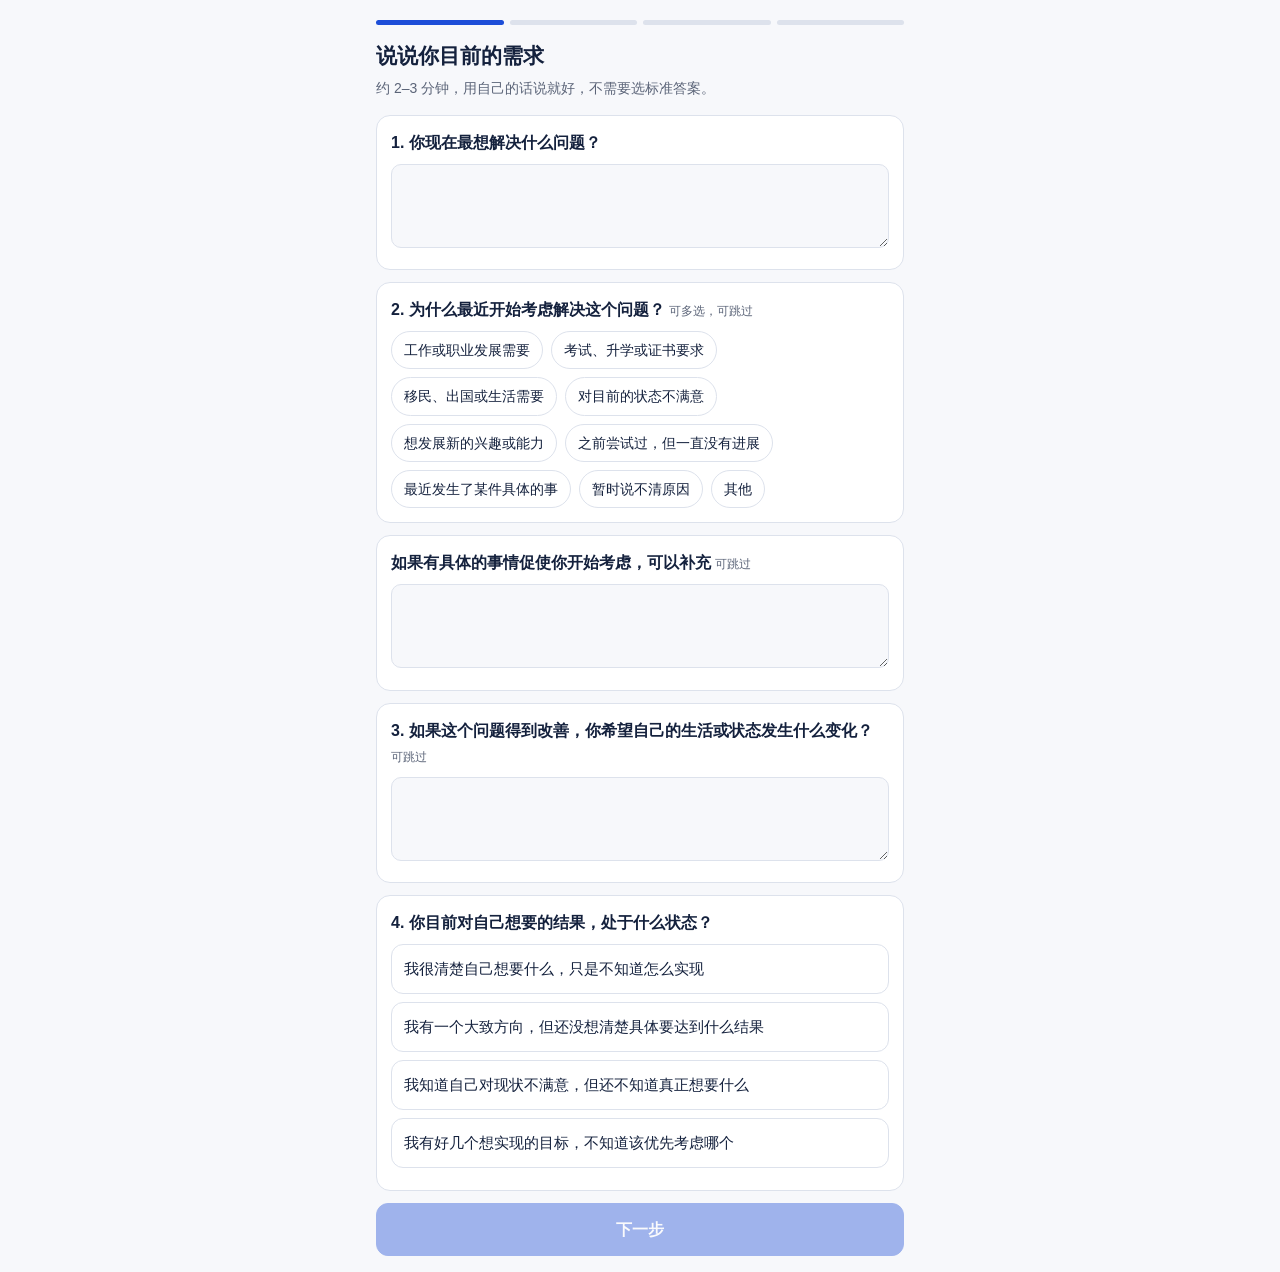
<file: m1-survey/index.html>
<!DOCTYPE html>
<html lang="zh-CN"><head><meta charset="utf-8">
<meta name="viewport" content="width=device-width,initial-scale=1,viewport-fit=cover">
<title>M1 需求澄清问卷</title>
<style>
:root{--bg:#f7f8fb;--card:#fff;--tx:#14213d;--sub:#5b6478;--ac:#1d4ed8;--ln:#dde2ec;--soft:#eaf0ff}
@media(prefers-color-scheme:dark){:root{--bg:#0f1420;--card:#18202f;--tx:#e8ecf5;--sub:#9aa5ba;--ac:#6b9bff;--ln:#2a3447;--soft:#1c2a4a}}
*{box-sizing:border-box}body{margin:0;background:var(--bg);color:var(--tx);font:16px/1.6 -apple-system,"PingFang SC","Noto Sans SC",sans-serif;padding:env(safe-area-inset-top) 0 env(safe-area-inset-bottom)}
.w{max-width:560px;margin:0 auto;padding:16px}
.bar{display:flex;gap:6px;margin:4px 0 14px}.bar i{flex:1;height:5px;border-radius:3px;background:var(--ln)}.bar i.on{background:var(--ac)}
h1{font-size:21px;margin:0 0 4px}.sub{color:var(--sub);font-size:14px;margin:0 0 16px}
.q{background:var(--card);border:1px solid var(--ln);border-radius:14px;padding:14px;margin-bottom:12px}
.q b{display:block;margin-bottom:8px}.opt{font-size:12px;color:var(--sub);font-weight:400}
textarea{width:100%;min-height:84px;border:1px solid var(--ln);border-radius:10px;padding:10px;font:inherit;background:var(--bg);color:var(--tx);resize:vertical}
.ch{display:flex;flex-wrap:wrap;gap:8px}.ch span{padding:7px 12px;border:1px solid var(--ln);border-radius:20px;font-size:14px;cursor:pointer}
.ch span.on{background:var(--soft);border-color:var(--ac);color:var(--ac)}
.card{display:block;padding:12px;border:1px solid var(--ln);border-radius:12px;margin-bottom:8px;cursor:pointer;font-size:15px}
.card.on{background:var(--soft);border-color:var(--ac)}
.nav{display:flex;gap:10px;margin-top:6px}
button{flex:1;padding:13px;border-radius:12px;border:1px solid var(--ac);font:inherit;font-weight:600;cursor:pointer;background:var(--ac);color:#fff}
button.g{background:transparent;color:var(--ac)}button:disabled{opacity:.4}
.hint{color:var(--sub);font-size:13px;margin:8px 0}.err{color:#d33;font-size:13px}
</style></head><body><div class="w" id="app"></div>
<script>
const OPT2=["工作或职业发展需要","考试、升学或证书要求","移民、出国或生活需要","对目前的状态不满意","想发展新的兴趣或能力","之前尝试过，但一直没有进展","最近发生了某件具体的事","暂时说不清原因","其他"];
const ST={A:"我很清楚自己想要什么，只是不知道怎么实现",B:"我有一个大致方向，但还没想清楚具体要达到什么结果",C:"我知道自己对现状不满意，但还不知道真正想要什么",D:"我有好几个想实现的目标，不知道该优先考虑哪个"};
const BR={
A:{t:"你的目标",h:"帮你把目标、期限和判断标准说清楚",q:["你希望具体达到什么结果？","你希望在什么时间内实现？","你会通过什么标准判断自己已经达到目标？","这个目标对你最重要的意义是什么？","你之前为这个目标做过哪些尝试？结果如何？"]},
B:{t:"把方向变具体",h:"把大致的愿望拆成能观察到的变化",q:["你最想改善的是哪一方面？","如果三个月后有了进展，你觉得自己会有哪些具体变化？","这些变化中，哪一个对你最重要？","你之前尝试过哪些相关的事情？哪些有帮助，哪些没有？","你希望先从哪一个具体问题开始？"]},
C:{t:"一起探索方向",h:"不着急下结论，先看看什么对你有意义",q:["目前最让你不满意的是什么？","过去一年，有哪些事情让你觉得有兴趣、投入感或成就感？","有没有什么事情是你一直想尝试，却还没有机会尝试的？","有没有哪些方向是你明确不想走的？为什么？","如果接下来只能先探索一件事，你最想了解什么？"]},
D:{t:"几个目标怎么取舍",h:"我们帮你比较，选择由你来做",q:["你目前想实现的几个目标分别是什么？","每个目标能给你带来什么？","这些目标之间是否存在时间、精力或金钱上的冲突？","如果当前只能重点推进一个目标，你倾向于选哪个？为什么？","有没有哪些目标可以暂时放一放，而不是彻底放弃？"]}};
const S={step:1,a:{q2:[],r3:[]},sum:null};
const $=id=>document.getElementById(id);
const esc=s=>String(s||"").replace(/[&<>"]/g,c=>({"&":"&amp;","<":"&lt;",">":"&gt;",'"':"&quot;"}[c]));
const bar=()=>`<div class="bar">${[1,2,3,4].map(i=>`<i class="${i<=S.step?'on':''}"></i>`).join("")}</div>`;
function ta(key,label,opt){return `<div class="q"><b>${label}${opt?' <span class="opt">可跳过</span>':''}</b><textarea oninput="S.a['${key}']=this.value">${esc(S.a[key])}</textarea></div>`}
function chips(key,list,multi,label){return `<div class="q"><b>${label} <span class="opt">${multi?'可多选，':''}可跳过</span></b><div class="ch">${list.map(x=>{const on=multi?(S.a[key]||[]).includes(x):S.a[key]===x;return `<span class="${on?'on':''}" onclick="pick('${key}','${x}',${multi},this)">${x}</span>`}).join("")}</div></div>`}
function pick(k,v,multi,el){if(multi){const a=S.a[k]=S.a[k]||[];const i=a.indexOf(v);i>=0?a.splice(i,1):a.push(v);el.classList.toggle("on")}else{S.a[k]=S.a[k]===v?"":v;[...el.parentNode.children].forEach(c=>c.classList.toggle("on",c.textContent===S.a[k]))}}
function nav(back,next,label,dis){return `<div class="nav">${back?`<button class="g" onclick="go(${S.step-1})">上一步</button>`:''}<button id="nx" ${dis?'disabled':''} onclick="${next}">${label||'下一步'}</button></div>`}
function go(n){S.step=n;if(n==4)S.sum=null;render();scrollTo(0,0)}
function ok1(){$("nx").disabled=!((S.a.q1||"").trim()&&S.a.state)}
function render(){const a=S.a,el=$("app");
if(S.step==1){el.innerHTML=bar()+`<h1>说说你目前的需求</h1><p class="sub">约 2–3 分钟，用自己的话说就好，不需要选标准答案。</p>
<div class="q"><b>1. 你现在最想解决什么问题？</b><textarea oninput="S.a.q1=this.value;ok1()">${esc(a.q1)}</textarea></div>`+
chips("q2",OPT2,true,"2. 为什么最近开始考虑解决这个问题？")+ta("q2x","如果有具体的事情促使你开始考虑，可以补充",1)+ta("q3","3. 如果这个问题得到改善，你希望自己的生活或状态发生什么变化？",1)+
`<div class="q"><b>4. 你目前对自己想要的结果，处于什么状态？</b>${Object.keys(ST).map(k=>`<label class="card ${a.state==k?'on':''}" onclick="a=S.a;a.state='${k}';render1()">${ST[k]}</label>`).join("")}</div>`+nav(0,"go(2)","下一步",!((a.q1||"").trim()&&a.state));}
else if(S.step==2){const b=BR[a.state];el.innerHTML=bar()+`<h1>${b.t}</h1><p class="sub">${b.h}。不想答的可以直接跳过。</p>`+b.q.map((q,i)=>ta("b"+i,(i+1)+". "+q,1)).join("")+nav(1,"go(3)");}
else if(S.step==3){el.innerHTML=bar()+`<h1>了解你的现实情况</h1><p class="sub">只是为了让目标和你的实际条件对得上，每题都可以跳过。</p>`+
chips("r1",["一个月内","三个月内","半年内","目前没有明确期限"],0,"1. 你希望什么时候看到初步变化？")+chips("r2",["1–3 小时","4–7 小时","8–14 小时","15 小时以上","不确定"],0,"2. 你每周大约能投入多少时间？")+
chips("r3",["工作时间","经济预算","家庭责任","精力","现有知识基础","其他安排"],1,"3. 目前有哪些现实条件可能影响目标？")+ta("r4","4. 为了实现目标，你愿意投入或调整什么？（时间、金钱、固定练习、接受反馈等）",1)+ta("r5","5. 有没有什么是你暂时不愿改变，或不希望服务过程中触及的？",1)+nav(1,"go(4)","生成我的需求摘要");}
else if(S.step==4){el.innerHTML=bar()+`<h1>确认你的需求摘要</h1><p class="sub">这是根据你的回答整理的，请看看准不准，可以直接修改。</p><div id="sb"></div>`;S.sum?showSum():gen();}
else{el.innerHTML=`<div class="q" style="margin-top:40px;text-align:center"><h1>已提交 ✓</h1><p class="sub">你的需求摘要已提交，导师复核后会与你确认下一步。</p></div><button class="g" onclick="location.reload()">重新体验</button>`}}
function render1(){const y=window.scrollY;render();scrollTo(0,y)}
const FL=[["problem","我目前最希望解决的问题"],["goal","我希望实现的阶段目标"],["meaning","这个目标对我的意义"],["timeframe","期望的时间范围"],["conditions","目前需要考虑的现实条件"],["open","仍然需要进一步明确的地方"]];
function tmpl(){const a=S.a,b=BR[a.state].q,g=a.state=="C"?"（方向尚不明确）需要探索："+(a.b4||a.b0||"未提供"):(a.b1&&a.state=="A"?a.b0:(a.b0||"未提供"));
return{problem:a.q1||"未提供",goal:g,meaning:a.state=="A"?(a.b3||"未提供"):(a.q3||"未提供"),timeframe:(a.state=="A"&&a.b1)||a.r1||"未提供",conditions:[a.r2&&"每周约 "+a.r2,(a.r3||[]).join("、"),a.r5&&"暂不希望触及："+a.r5].filter(Boolean).join("；")||"未提供",open:"请你补充还不确定的部分。",internal:{}}}
async function gen(){$("sb").innerHTML='<p class="hint">正在整理你的回答…</p>';
const pay={状态:ST[S.a.state],第一页:{问题:S.a.q1,原因:S.a.q2,原因补充:S.a.q2x,期望变化:S.a.q3},分支问答:BR[S.a.state].q.map((q,i)=>({问:q,答:S.a["b"+i]||""})),现实条件:{期限:S.a.r1,每周时间:S.a.r2,限制:S.a.r3,愿意投入:S.a.r4,不愿触及:S.a.r5}};
try{const c=new AbortController();setTimeout(()=>c.abort(),20000);
const r=await fetch("https://api.anthropic.com/v1/messages",{method:"POST",headers:{"Content-Type":"application/json"},signal:c.signal,body:JSON.stringify({model:"claude-sonnet-4-6",max_tokens:1000,system:"你是学习服务的需求整理助手。根据用户问卷回答，用第一人称“我”整理需求摘要。规则：只归纳用户已说过的内容，不添加用户没说的目标、动机或结论；没回答的写“未提供”并列入open；不贴标签，不诊断能力、性格或执行力；语气中性尊重；方向不清时goal写“当前需要探索的问题：…”，不强行拟定目标。只输出JSON，不要任何其他文字或代码块标记。格式：{\"problem\":\"\",\"goal\":\"\",\"meaning\":\"\",\"timeframe\":\"\",\"conditions\":\"\",\"open\":\"\",\"internal\":{\"type_basis\":\"用户自选状态与回答是否一致\",\"to_verify\":\"\",\"next_step\":\"进入能力诊断/进一步澄清目标/探索方向/先做小任务验证 之一\"}}",messages:[{role:"user",content:JSON.stringify(pay)}]})});
const d=await r.json();const t=d.content.filter(x=>x.type=="text").map(x=>x.text).join("").replace(/```json|```/g,"").trim();S.sum=JSON.parse(t);S.ai=true}
catch(e){S.sum=tmpl();S.ai=false}
if(S.step==4)showSum()}
function showSum(){const s=S.sum;$("sb").innerHTML=(S.ai?'':'<p class="err">自动整理暂时不可用，下面是按你的原话拼的草稿，请直接修改。</p>')+FL.map(([k,l])=>`<div class="q"><b>${l}</b><textarea oninput="S.sum['${k}']=this.value">${esc(s[k])}</textarea></div>`).join("")+`<div class="nav"><button class="g" onclick="go(3)">修改我的回答</button><button onclick="S.step=5;render()">确认并提交</button></div>`}
render();
</script></body></html>
</file>
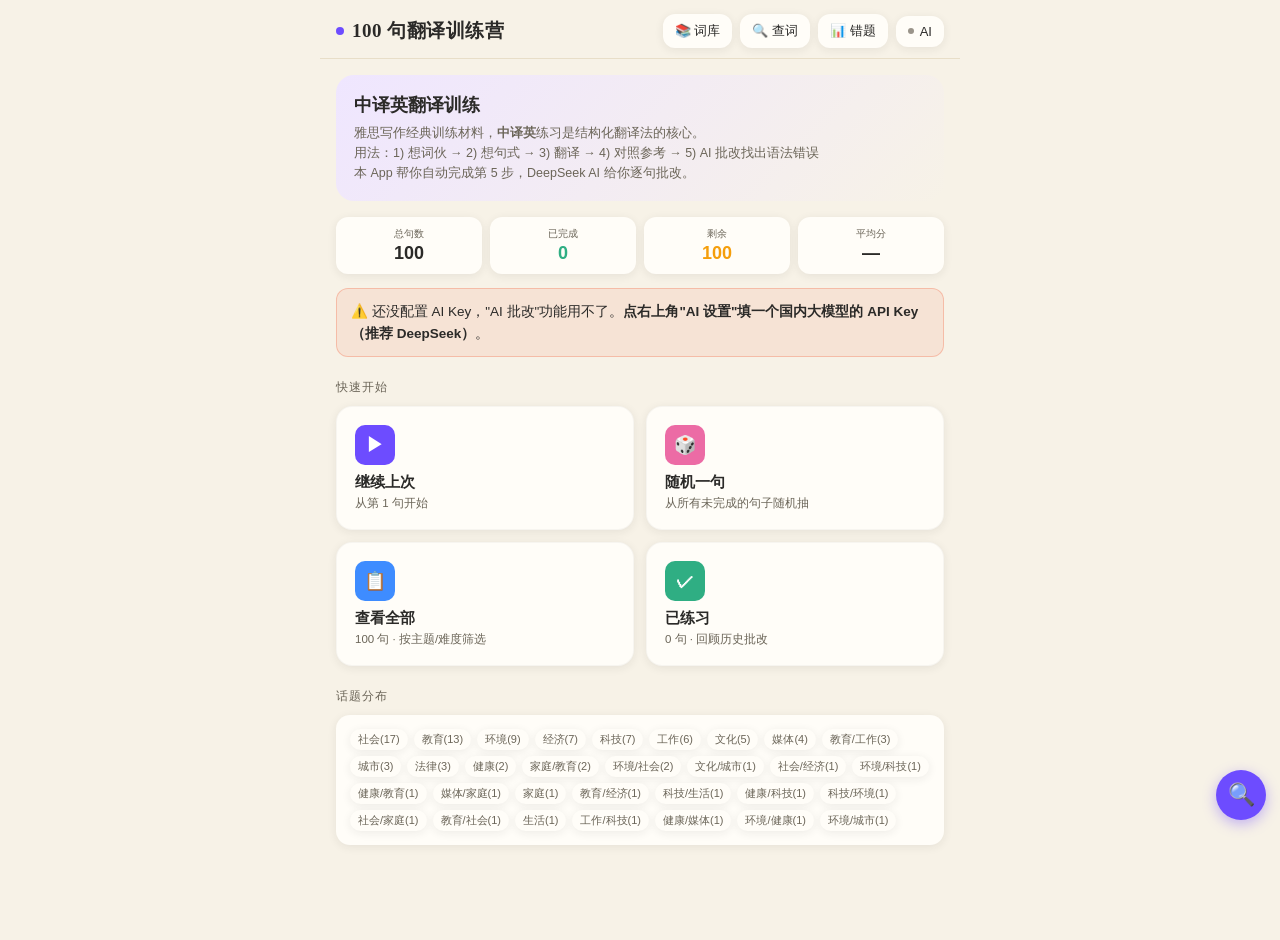
<file: translate-camp/index.html>
<!DOCTYPE html>
<html lang="zh-CN">
<head>
<meta charset="UTF-8">
<meta name="viewport" content="width=device-width, initial-scale=1.0, maximum-scale=1, user-scalable=no">
<title>中译英翻译训练营</title>
<style>
  :root{
    --paper:#F7F2E7;
    --paper-line:#E8DEC8;
    --ink:#2B2A28;
    --ink-soft:#6b6558;
    --card:#FFFDF8;
    --purple:#8B5CF6;
    --pink:#EC6BA5;
    --blue:#3E8CFF;
    --green:#2FAE83;
    --red:#F0603D;
    --teal:#1FA6A0;
    --violet:#6D4CFF;
    --orange:#F59E0B;
    --gray:#9A948A;
    --shadow: 0 2px 10px rgba(43,42,40,0.08);
  }
  *{box-sizing:border-box; -webkit-tap-highlight-color: transparent;}
  html,body{margin:0; padding:0; background:var(--paper); color:var(--ink); font-family:-apple-system, BlinkMacSystemFont, "PingFang SC", "Helvetica Neue", sans-serif; -webkit-font-smoothing:antialiased;}
  body{ padding-bottom: 40px; }
  h1,h2,h3{ font-family: "Songti SC", "Noto Serif SC", Georgia, serif; margin:0; font-weight:700; }
  .mono{ font-family: "SF Mono", Menlo, monospace; }
  #app{ max-width: 640px; margin: 0 auto; min-height:100vh; position:relative; }

  /* ---------- top bar ---------- */
  .topbar{ position:sticky; top:0; z-index:20; background:var(--paper); padding:14px 16px 10px; display:flex; align-items:center; justify-content:space-between; border-bottom:1px solid var(--paper-line); }
  .topbar .brand{ display:flex; align-items:center; gap:8px; }
  .topbar .brand h1{ font-size:19px; letter-spacing:0.5px; }
  .topbar .dot{ width:8px; height:8px; border-radius:50%; background:var(--violet); }
  .iconbtn{ border:none; background:var(--card); box-shadow:var(--shadow); border-radius:12px; padding:8px 12px; font-size:13px; color:var(--ink); display:flex; align-items:center; gap:6px; cursor:pointer; }
  .iconbtn:active{ transform: scale(0.97); }
  .badge{ background:var(--red); color:#fff; border-radius:10px; font-size:11px; padding:1px 6px; min-width:16px; text-align:center; }
  .topbar-actions{ display:flex; gap:8px; align-items:center; }
  .key-dot{ width:6px; height:6px; border-radius:50%; background:var(--gray); }
  .key-dot.on{ background:var(--green); }

  /* ---------- home ---------- */
  .section-label{ font-size:12px; color:var(--ink-soft); letter-spacing:1px; margin:22px 16px 10px; text-transform:uppercase; }
  .hero{ margin:16px; padding:18px; border-radius:18px; background:linear-gradient(135deg, #EFE6FF, #F7F2E7); }
  .hero h2{ font-size:18px; }
  .hero .note{ font-size:12.5px; color:var(--ink-soft); margin-top:6px; line-height:1.6; }

  .stats-row{ display:grid; grid-template-columns: 1fr 1fr 1fr 1fr; gap:8px; margin:14px 16px 0; }
  .stat-chip{ background:var(--card); border-radius:12px; padding:10px 8px; box-shadow:var(--shadow); text-align:center; }
  .stat-chip .lbl{ font-size:10px; color:var(--ink-soft); text-transform:uppercase; }
  .stat-chip .val{ font-size:18px; font-weight:700; margin-top:2px; }

  .cardgrid{ display:grid; grid-template-columns: 1fr 1fr; gap:12px; padding:0 16px; }
  .topic-card{ background:var(--card); border-radius:16px; padding:18px; box-shadow:var(--shadow); cursor:pointer; border:1px solid rgba(0,0,0,0.03); min-height:120px; display:flex; flex-direction:column; justify-content:space-between; }
  .topic-card:active{ transform: scale(0.98); }
  .topic-card .icon{ width:40px; height:40px; border-radius:10px; display:flex; align-items:center; justify-content:center; color:#fff; font-size:18px; font-weight:700; margin-bottom:8px; }
  .topic-card .ttl{ font-size:15px; font-weight:700; }
  .topic-card .sub{ font-size:11.5px; color:var(--ink-soft); margin-top:4px; }

  /* ---------- sentence list ---------- */
  .backrow{ display:flex; align-items:center; gap:10px; padding:10px 16px 0; }
  .backbtn{ border:none; background:none; font-size:15px; color:var(--ink-soft); padding:4px 0; cursor:pointer; }
  .screen-title{ display:flex; align-items:center; gap:10px; padding:6px 16px 4px; }
  .screen-title h2{ font-size:19px; }
  .screen-title .count{ font-size:12px; color:var(--ink-soft); margin-left:auto; }

  .toolbar{ display:flex; gap:6px; padding:10px 16px; overflow-x:auto; }
  .tbtn{ flex:none; border:none; background:var(--card); padding:7px 12px; border-radius:999px; font-size:12.5px; color:var(--ink-soft); box-shadow:var(--shadow); cursor:pointer; white-space:nowrap; }
  .tbtn.active{ background:var(--ink); color:#fff; }

  .sent-list-item{ background:var(--card); border-radius:14px; padding:14px; box-shadow:var(--shadow); margin:0 16px 10px; cursor:pointer; }
  .sent-list-item:active{ transform: scale(0.99); }
  .sent-list-item .top{ display:flex; justify-content:space-between; align-items:center; margin-bottom:6px; }
  .sent-list-item .num{ font-size:11px; font-weight:700; color:var(--violet); padding:2px 8px; border-radius:999px; background:rgba(109,76,255,0.10); }
  .sent-list-item .status{ font-size:11px; }
  .sent-list-item.done .status{ color:var(--green); }
  .sent-list-item.partial .status{ color:var(--orange); }
  .sent-list-item .cn{ font-size:14px; line-height:1.6; color:var(--ink); }

  /* ---------- practice screen ---------- */
  .prompt-card{ background:var(--card); border-radius:14px; padding:18px 16px; box-shadow:var(--shadow); margin:0 16px 14px; border-left:4px solid var(--violet); }
  .prompt-card .label{ font-size:11px; color:var(--violet); font-weight:700; letter-spacing:0.5px; margin-bottom:6px; }
  .prompt-card .cn{ font-size:17px; font-weight:600; line-height:1.6; }
  .prompt-card .hint{ font-size:12px; color:var(--ink-soft); margin-top:10px; padding-top:10px; border-top:1px dashed var(--paper-line); }

  .steps{ background:#FBF7EA; border-radius:12px; padding:12px 14px; margin:0 16px 14px; font-size:12.5px; line-height:1.7; color:var(--ink-soft); }
  .steps b{ color:var(--violet); }

  textarea{ width:100%; border:1.5px solid var(--paper-line); border-radius:12px; padding:12px; font-size:15px; font-family:inherit; resize:vertical; min-height:120px; background:var(--card); color:var(--ink); line-height:1.7; }
  textarea:focus{ outline:2px solid var(--violet); border-color:transparent; }

  .status-bar{ margin:0 16px 12px; padding:10px 14px; background:var(--card); border-radius:12px; box-shadow:var(--shadow); display:flex; align-items:center; gap:10px; }
  .status-bar .wc{ font-size:13px; color:var(--ink-soft); }
  .status-bar .wc b{ color:var(--ink); font-size:15px; }

  .row-btns{ display:flex; gap:10px; margin:0 16px 14px; flex-wrap:wrap; }
  .btn{ border:none; padding:11px 16px; border-radius:12px; font-size:14px; font-weight:600; cursor:pointer; }
  .btn-primary{ background:var(--ink); color:#fff; }
  .btn-ghost{ background:var(--card); color:var(--ink); box-shadow:var(--shadow); }
  .btn-violet{ background:var(--violet); color:#fff; }
  .btn:disabled{ opacity:0.4; }

  .feedback-box{ margin:0 16px 14px; padding:14px; border-radius:12px; }
  .feedback-box.good{ background:rgba(47,174,131,0.12); border:1px solid rgba(47,174,131,0.35); }
  .feedback-box.warn{ background:rgba(240,96,61,0.10); border:1px solid rgba(240,96,61,0.3); }
  .feedback-box.info{ background:rgba(62,140,255,0.10); border:1px solid rgba(62,140,255,0.3); }
  .feedback-title{ font-weight:700; font-size:14px; margin-bottom:8px; }
  .feedback-line{ font-size:13.5px; line-height:1.75; margin:6px 0; }
  .section-divider{ font-size:12px; color:var(--ink-soft); margin:12px 0 6px; text-transform:uppercase; letter-spacing:0.5px; }
  .chip-pill{ display:inline-flex; align-items:center; gap:4px; padding:4px 9px; border-radius:999px; font-size:11.5px; margin:3px 4px 3px 0; color:#fff; }
  .spinner{ width:14px; height:14px; border:2px solid rgba(0,0,0,0.15); border-top-color:var(--ink); border-radius:50%; animation:spin 0.7s linear infinite; display:inline-block; vertical-align:middle; margin-right:6px; }
  @keyframes spin{ to{ transform: rotate(360deg); } }

  .grade-row{ display:flex; gap:10px; margin:10px 0; padding:10px; background:#fff; border-radius:8px; }
  .grade-row .dim{ flex:none; width:80px; font-size:12px; color:var(--ink-soft); }
  .grade-row .bar{ flex:1; height:8px; background:var(--paper-line); border-radius:4px; overflow:hidden; }
  .grade-row .bar > div{ height:100%; background:linear-gradient(90deg, var(--violet), var(--pink)); }
  .grade-row .v{ flex:none; width:36px; text-align:right; font-weight:700; font-size:13px; }

  .correction-row{ margin:10px 0; padding:10px; background:#fff; border-radius:8px; border-left:3px solid var(--red); }
  .correction-row .original{ font-size:13.5px; color:var(--red); text-decoration:line-through; }
  .correction-row .fixed{ font-size:13.5px; color:var(--green); font-weight:600; margin-top:4px; }
  .correction-row .expl{ font-size:12px; color:var(--ink-soft); margin-top:6px; }
  .correction-row .tag{ display:inline-block; background:var(--violet); color:#fff; padding:1px 6px; border-radius:8px; font-size:10px; margin-left:4px; }

  .vocab-chip{ display:inline-block; padding:3px 8px; background:var(--card); border:1px solid var(--paper-line); border-radius:8px; font-size:12px; margin:3px 4px 3px 0; }
  .vocab-chip b{ color:var(--violet); }

  /* ---------- modal ---------- */
  .modal-mask{ position:fixed; inset:0; background:rgba(0,0,0,0.45); z-index:50; display:flex; align-items:flex-end; justify-content:center; animation:fadeIn 0.2s; }
  @keyframes fadeIn{ from{opacity:0;} to{opacity:1;} }
  .modal{ background:var(--paper); width:100%; max-width:640px; border-radius:20px 20px 0 0; padding:20px 18px 28px; max-height:90vh; overflow-y:auto; position:relative; }
  .modal h3{ font-size:18px; margin-bottom:6px; }
  .modal .sub{ font-size:12.5px; color:var(--ink-soft); margin-bottom:14px; line-height:1.6; }
  .modal label{ display:block; font-size:13px; font-weight:600; margin:14px 0 6px; }
  .modal .status{ margin-top:10px; padding:10px 12px; border-radius:10px; font-size:13px; line-height:1.6; }
  .modal .status.ok{ background:rgba(47,174,131,0.12); border:1px solid rgba(47,174,131,0.35); }
  .modal .status.err{ background:rgba(240,96,61,0.10); border:1px solid rgba(240,96,61,0.3); }
  .modal .status.idle{ background:#F1ECDD; border:1px dashed var(--paper-line); color:var(--ink-soft); }
  .modal .close-x{ position:absolute; right:16px; top:14px; font-size:22px; background:none; border:none; color:var(--ink-soft); cursor:pointer; }
  .modal .provider-pick{ display:flex; gap:6px; flex-wrap:wrap; margin-bottom:6px; }
  .modal .pchip{ padding:6px 12px; border-radius:999px; border:1.5px solid var(--paper-line); background:var(--card); font-size:13px; cursor:pointer; }
  .modal .pchip.active{ background:var(--ink); color:#fff; border-color:var(--ink); }
  input[type=password]{ width:100%; border:1.5px solid var(--paper-line); border-radius:12px; padding:12px; font-size:14px; background:var(--card); color:var(--ink); }
  input[type=password]:focus{ outline:2px solid var(--violet); border-color:transparent; }
  input[type=text]{ width:100%; border:1.5px solid var(--paper-line); border-radius:12px; padding:12px; font-size:16px; font-family:inherit; background:var(--card); color:var(--ink); }
  input[type=text]:focus{ outline:2px solid var(--violet); border-color:transparent; }
  .close-x{ position:absolute; top:10px; right:14px; width:32px; height:32px; border:none; background:transparent; font-size:24px; line-height:1; color:var(--ink-soft); cursor:pointer; border-radius:50%; }
  .close-x:active{ background:var(--paper-line); }

  .empty{ text-align:center; padding:60px 20px; color:var(--ink-soft); font-size:14px; }
  .small-link{ font-size:12.5px; color:var(--ink-soft); background:none; border:none; text-decoration:underline; cursor:pointer; }

  .pill-row{ display:flex; gap:6px; flex-wrap:wrap; }
  .pill{ padding:3px 8px; border-radius:999px; font-size:11px; background:var(--card); color:var(--ink-soft); box-shadow:var(--shadow); }
</style>
</head>
<body>
<div id="app"></div>

<script>
/* ============================= 100 句翻译 ============================= */
const COLORS = { purple:'#8B5CF6', pink:'#EC6BA5', blue:'#3E8CFF', green:'#2FAE83', red:'#F0603D', teal:'#1FA6A0', violet:'#6D4CFF', orange:'#F59E0B', gray:'#9A948A' };

const SENTENCES = [
  { id:1,  cn:'', topic:'健康', difficulty:'简单'},
  { id:2,  cn:'', topic:'教育', difficulty:'简单'},
  { id:3,  cn:'', topic:'家庭/教育', difficulty:'简单'},
  { id:4,  cn:'', topic:'经济', difficulty:'简单'},
  { id:5,  cn:'', topic:'经济', difficulty:'简单'},
  { id:6,  cn:'', topic:'工作', difficulty:'简单'},
  { id:7,  cn:'', topic:'教育', difficulty:'简单'},
  { id:8,  cn:'', topic:'文化/城市', difficulty:'中等'},
  { id:9,  cn:'', topic:'社会', difficulty:'简单'},
  { id:10, cn:'', topic:'环境', difficulty:'简单'},
  { id:11, cn:'', topic:'社会/经济', difficulty:'中等'},
  { id:12, cn:'', topic:'环境/科技', difficulty:'中等'},
  { id:13, cn:'', topic:'社会', difficulty:'简单'},
  { id:14, cn:'', topic:'文化', difficulty:'中等'},
  { id:15, cn:'', topic:'社会', difficulty:'中等'},
  { id:16, cn:'', topic:'教育/工作', difficulty:'简单'},
  { id:17, cn:'', topic:'环境', difficulty:'中等'},
  { id:18, cn:'', topic:'城市', difficulty:'中等'},
  { id:19, cn:'', topic:'社会', difficulty:'中等'},
  { id:20, cn:'', topic:'社会', difficulty:'简单'},
  { id:21, cn:'', topic:'社会', difficulty:'中等'},
  { id:22, cn:'', topic:'媒体', difficulty:'中等'},
  { id:23, cn:'', topic:'科技', difficulty:'中等'},
  { id:24, cn:'', topic:'工作', difficulty:'中等'},
  { id:25, cn:'', topic:'健康', difficulty:'中等'},
  { id:26, cn:'', topic:'教育', difficulty:'中等'},
  { id:27, cn:'', topic:'社会', difficulty:'中等'},
  { id:28, cn:'', topic:'法律', difficulty:'简单'},
  { id:29, cn:'', topic:'环境/社会', difficulty:'中等'},
  { id:30, cn:'', topic:'社会', difficulty:'中等'},
  { id:31, cn:'', topic:'科技', difficulty:'中等'},
  { id:32, cn:'', topic:'教育', difficulty:'中等'},
  { id:33, cn:'', topic:'社会', difficulty:'中等'},
  { id:34, cn:'', topic:'城市', difficulty:'中等'},
  { id:35, cn:'', topic:'科技', difficulty:'中等'},
  { id:36, cn:'', topic:'文化', difficulty:'简单'},
  { id:37, cn:'', topic:'教育', difficulty:'中等'},
  { id:38, cn:'', topic:'工作', difficulty:'中等'},
  { id:39, cn:'', topic:'健康/教育', difficulty:'中等'},
  { id:40, cn:'', topic:'科技', difficulty:'简单'},
  { id:41, cn:'', topic:'环境', difficulty:'中等'},
  { id:42, cn:'', topic:'媒体/家庭', difficulty:'简单'},
  { id:43, cn:'', topic:'家庭', difficulty:'中等'},
  { id:44, cn:'', topic:'社会', difficulty:'中等'},
  { id:45, cn:'', topic:'社会', difficulty:'中等'},
  { id:46, cn:'', topic:'教育/工作', difficulty:'中等'},
  { id:47, cn:'', topic:'科技', difficulty:'简单'},
  { id:48, cn:'', topic:'社会', difficulty:'中等'},
  { id:49, cn:'', topic:'工作', difficulty:'中等'},
  { id:50, cn:'', topic:'文化', difficulty:'中等'},
  { id:51, cn:'', topic:'经济', difficulty:'中等'},
  { id:52, cn:'', topic:'经济', difficulty:'简单'},
  { id:53, cn:'', topic:'环境', difficulty:'中等'},
  { id:54, cn:'', topic:'科技', difficulty:'中等'},
  { id:55, cn:'', topic:'工作', difficulty:'中等'},
  { id:56, cn:'', topic:'教育', difficulty:'中等'},
  { id:57, cn:'', topic:'教育', difficulty:'简单'},
  { id:58, cn:'', topic:'经济', difficulty:'中等'},
  { id:59, cn:'', topic:'环境', difficulty:'中等'},
  { id:60, cn:'', topic:'家庭/教育', difficulty:'简单'},
  { id:61, cn:'', topic:'环境/社会', difficulty:'中等'},
  { id:62, cn:'', topic:'法律', difficulty:'中等'},
  { id:63, cn:'', topic:'环境', difficulty:'中等'},
  { id:64, cn:'', topic:'教育/经济', difficulty:'中等'},
  { id:65, cn:'', topic:'社会', difficulty:'简单'},
  { id:66, cn:'', topic:'教育', difficulty:'中等'},
  { id:67, cn:'', topic:'社会', difficulty:'中等'},
  { id:68, cn:'', topic:'科技', difficulty:'中等'},
  { id:69, cn:'', topic:'科技/生活', difficulty:'中等'},
  { id:70, cn:'', topic:'社会', difficulty:'中等'},
  { id:71, cn:'', topic:'健康/科技', difficulty:'中等'},
  { id:72, cn:'', topic:'社会', difficulty:'中等'},
  { id:73, cn:'', topic:'科技/环境', difficulty:'困难'},
  { id:74, cn:'', topic:'文化', difficulty:'简单'},
  { id:75, cn:'', topic:'文化', difficulty:'中等'},
  { id:76, cn:'', topic:'社会/家庭', difficulty:'中等'},
  { id:77, cn:'', topic:'教育', difficulty:'中等'},
  { id:78, cn:'', topic:'社会', difficulty:'简单'},
  { id:79, cn:'', topic:'媒体', difficulty:'简单'},
  { id:80, cn:'', topic:'环境', difficulty:'中等'},
  { id:81, cn:'', topic:'城市', difficulty:'简单'},
  { id:82, cn:'', topic:'教育', difficulty:'中等'},
  { id:83, cn:'', topic:'教育', difficulty:'中等'},
  { id:84, cn:'', topic:'教育/社会', difficulty:'中等'},
  { id:85, cn:'', topic:'经济', difficulty:'中等'},
  { id:86, cn:'', topic:'生活', difficulty:'困难'},
  { id:87, cn:'', topic:'教育/工作', difficulty:'困难'},
  { id:88, cn:'', topic:'教育', difficulty:'中等'},
  { id:89, cn:'', topic:'经济', difficulty:'困难'},
  { id:90, cn:'', topic:'工作/科技', difficulty:'中等'},
  { id:91, cn:'', topic:'环境', difficulty:'中等'},
  { id:92, cn:'', topic:'法律', difficulty:'困难'},
  { id:93, cn:'', topic:'健康/媒体', difficulty:'中等'},
  { id:94, cn:'', topic:'环境', difficulty:'困难'},
  { id:95, cn:'', topic:'媒体', difficulty:'困难'},
  { id:96, cn:'', topic:'环境/健康', difficulty:'困难'},
  { id:97, cn:'', topic:'媒体', difficulty:'中等'},
  { id:98, cn:'', topic:'环境/城市', difficulty:'中等'},
  { id:99, cn:'', topic:'工作', difficulty:'中等'},
  { id:100, cn:'', topic:'教育', difficulty:'困难'}
];

/* ============================= AI CONFIG ============================= */
const PROVIDERS = {
  deepseek: {
    label: 'DeepSeek',
    url: 'https://api.deepseek.com/v1/chat/completions',
    model: 'deepseek-chat',
    placeholder: 'your-api-key-here',
    help: '在 platform.deepseek.com 申请 API Key，便宜量大，国内直连友好。'
  },
  zhipu: {
    label: '智谱 GLM',
    url: 'https://open.bigmodel.cn/api/paas/v4/chat/completions',
    model: 'glm-4-flash',
    placeholder: 'xxxxxxxx.xxxxxxxx.xxxxxxxx',
    help: '在 bigmodel.cn 申请，glm-4-flash 有免费额度。'
  },
  qwen: {
    label: '通义千问 DashScope',
    url: 'https://dashscope.aliyuncs.com/compatible-mode/v1/chat/completions',
    model: 'qwen-turbo',
    placeholder: 'your-api-key-here',
    help: '在 dashscope.aliyuncs.com 申请，兼容 OpenAI 格式。'
  }
};
let AI_CFG = { provider:'deepseek', key:'' };
function loadAICfg(){ AI_CFG = storageGet('ai-cfg', { provider:'deepseek', key:'' }); }
function saveAICfg(){ storageSet('ai-cfg', AI_CFG); }
function aiReady(){ return !!(AI_CFG.key && AI_CFG.key.trim()); }

/* ============================= NETWORK HELPERS ============================= */
function fetchWithTimeout(url, options, timeoutMs=25000){
  const controller = new AbortController();
  const timer = setTimeout(()=>controller.abort(), timeoutMs);
  return fetch(url, Object.assign({}, options, { signal: controller.signal }))
    .finally(()=>clearTimeout(timer));
}

async function callAI(promptText){
  if(!aiReady()) throw new Error('NO_KEY');
  const p = PROVIDERS[AI_CFG.provider];
  let resp;
  try{
    resp = await fetchWithTimeout(p.url, {
      method: 'POST',
      headers: { 'Content-Type':'application/json', 'Authorization':'Bearer '+AI_CFG.key.trim() },
      body: JSON.stringify({
        model: p.model,
        max_tokens: 1800,
        temperature: 0.3,
        messages: [
          { role:'system', content:'你只输出严格的 JSON 对象，不输出任何其他文字、说明或 markdown 代码块符号。' },
          { role:'user', content: promptText }
        ]
      })
    });
  }catch(err){
    if(err.name === 'AbortError') throw new Error('请求超时，请检查网络后重试');
    throw err;
  }
  if(!resp.ok){
    const txt = await resp.text().catch(()=> '');
    throw new Error('HTTP '+resp.status+' · '+txt.slice(0,200));
  }
  const data = await resp.json();
  const text = (data.choices?.[0]?.message?.content || '').trim();
  if(!text) throw new Error('EMPTY_RESPONSE');
  return parseJsonSafe(text);
}

function parseJsonSafe(text){
  let raw = text.replace(/^```json\s*/i,'').replace(/^```/,'').replace(/```$/,'').trim();
  // 尝试直接解析
  try{ return JSON.parse(raw); }catch(e){}
  // 提取第一个 { 到最后一个 } 的内容
  const firstBrace = raw.indexOf('{');
  const lastBrace = raw.lastIndexOf('}');
  if(firstBrace>=0 && lastBrace>firstBrace){
    const slice = raw.slice(firstBrace, lastBrace+1);
    try{ return JSON.parse(slice); }catch(e){}
  }
  throw new Error('JSON_PARSE_FAIL: '+raw.slice(0,150));
}

async function callAIText(promptText){
  if(!aiReady()) throw new Error('NO_KEY');
  const p = PROVIDERS[AI_CFG.provider];
  let resp;
  try{
    resp = await fetchWithTimeout(p.url, {
      method: 'POST',
      headers: { 'Content-Type':'application/json', 'Authorization':'Bearer '+AI_CFG.key.trim() },
      body: JSON.stringify({
        model: p.model,
        max_tokens: 500,
        temperature: 0.3,
        messages: [{ role:'user', content: promptText }]
      })
    });
  }catch(err){
    if(err.name === 'AbortError') throw new Error('请求超时，请检查网络后重试');
    throw err;
  }
  if(!resp.ok){
    const txt = await resp.text().catch(()=> '');
    throw new Error('HTTP '+resp.status+' · '+txt.slice(0,200));
  }
  const data = await resp.json();
  const text = (data.choices?.[0]?.message?.content || '').trim();
  if(!text) throw new Error('EMPTY_RESPONSE');
  return text;
}

const GRADE_PROMPT = (cn, userTranslation, refTranslation) => `你是一位严谨但温和的雅思考官，专门帮中国雅思考生按“结构化翻译法”逐词拆解中译英。

【学生目标】目前 7 分，冲刺 7.5 分。

【原句中文】${cn}
【学生译文】${userTranslation}
【参考译文 7.5】${refTranslation}

【批改思路】按结构化拆解的方式，逐个判断“对了 / 错了”，不嘴下留情也不压分。保留学生原句风格，只改 1-3 个关键点就能拿到 7.5。

请只输出一个 JSON 对象，不要任何其他文字或 markdown：
{
  "overall": 数字（按真实水平评分，0.5 步进，区间 4.5-7.5）,
  "overall_zh": "中文一句话总评（先肯定）",
  "dims": {
    "accuracy": 数字（准确度 0-9）,
    "grammar": 数字（语法 0-9）,
    "vocab": 数字（词汇地道性 0-9）,
    "style": 数字（句式多样性 0-9）
  },
  "is_correct": true/false（语法没有严重错误就算 correct）,
  "word_by_word": [
    { "phrase": "学生译文中的某个词/短语", "status": "good/bad/ok", "comment": "中文点评（✔ 不错 / ❌ 为什么错 / ⚠ 哪里可以更好）" }
  ],
  "key_fix": {
    "original": "学生译文中最需要改的片段",
    "fixed_75": "7.5 水平的改法（保留原句风格，只调 1-3 个点）",
    "explanation": "中文解释为什么这么改",
    "type": "错误类型：语法/搭配/用词/句式"
  },
  "ref_75": "7.5 分译文（保留学生原句风格，小改升级）",
  "ref_9": "9 分范文（参考范文，复杂结构，仅供了解）",
  "error_pattern": {
    "category": "本次错误属于哪一类（介词搭配/动词时态/冠词/名词单复数/词伙/句式结构/拼写）",
    "description": "这个类别常见的 3-5 个例子（列出常见搭配，如 impact on / rise in / access to / threat to）",
    "how_to_remember": "怎么记这类错误（举例说明，比如'名词 + 介词'要作为整体记）"
  },
  "comment": "综合中文点评（按真实水平评价）"
}`;

/* ============================= STORAGE ============================= */
function storageGet(key, fallback){
  try{ const v = localStorage.getItem(key); return v ? JSON.parse(v) : fallback; }
  catch(e){ return fallback; }
}
function storageSet(key, value){
  try{ localStorage.setItem(key, JSON.stringify(value)); }catch(e){}
}

let PROGRESS = {}; // { sentenceId: { done: bool, score: number, ts: number} }
let LAST_VISIT = { sentenceId: 1 };

/* ============================= APP STATE ============================= */
const app = document.getElementById('app');
let VIEW = 'home';
let FILTER = 'all'; // all | undone | done | by-topic
let TOPIC_FILTER = '';
let CURRENT_SENTENCE = null;
let CURRENT_TRANSLATION = '';
let GRADING = false;
let LAST_RESULT = null;
let PENDING_REQUESTS = {}; // sentenceId -> { token, ts } for in-flight grading requests
let REQUEST_SEQ = 0;

/* ============================= BOOT ============================= */
function cancelGrading(id){
  delete PENDING_REQUESTS[id];
  if(CURRENT_SENTENCE && CURRENT_SENTENCE.id === id){
    GRADING = false;
    render();
  }
}

function resetSentence(id){
  if(!confirm('重置第 '+id+' 句？会清除这句已保存的批改结果和"批改中"状态（你写的翻译草稿会保留）。')) return;
  delete PENDING_REQUESTS[id];
  delete PROGRESS[id];
  storageSet('translation-progress', PROGRESS);
  if(CURRENT_SENTENCE && CURRENT_SENTENCE.id === id){
    GRADING = false;
    LAST_RESULT = null;
  }
  render();
}

function boot(){
  PROGRESS = storageGet('translation-progress', {});
  LAST_VISIT = storageGet('translation-last', { sentenceId: 1 });
  loadAICfg();
  render();
}

function getStats(){
  const total = SENTENCES.length;
  const done = Object.values(PROGRESS).filter(p=>p.done).length;
  const avgScore = done > 0
    ? (Object.values(PROGRESS).filter(p=>p.done).reduce((s,p)=>s+(p.score||0),0)/done).toFixed(1)
    : '—';
  return { total, done, remaining: total-done, avgScore };
}

/* ============================= TOP BAR ============================= */
function topBarHtml(){
  const hasKey = aiReady();
  return `<div class="topbar">
    <div class="brand"><span class="dot"></span><h1>100 句翻译训练营</h1></div>
    <div class="topbar-actions">
      <button class="iconbtn" onclick="openWordbook()">📚 词库</button>
      <button class="iconbtn" onclick="openDictLookup()">🔍 查词</button>
      <button class="iconbtn" onclick="openErrorSummary()">📊 错题</button>
      <button class="iconbtn" onclick="openAISettings()"><span class="key-dot ${hasKey?'on':''}"></span>AI</button>
    </div>
  </div>`;
}

/* ============================= HOME ============================= */
function renderHome(){
  const stats = getStats();
  let html = topBarHtml();
  html += `<div class="hero">
    <h2>中译英翻译训练</h2>
    <div class="note">雅思写作经典训练材料，<b>中译英</b>练习是结构化翻译法的核心。<br>用法：1) 想词伙 → 2) 想句式 → 3) 翻译 → 4) 对照参考 → 5) AI 批改找出语法错误<br>本 App 帮你自动完成第 5 步，DeepSeek AI 给你逐句批改。</div>
  </div>`;

  // stats
  html += `<div class="stats-row">
    <div class="stat-chip"><div class="lbl">总句数</div><div class="val">${stats.total}</div></div>
    <div class="stat-chip"><div class="lbl">已完成</div><div class="val" style="color:var(--green)">${stats.done}</div></div>
    <div class="stat-chip"><div class="lbl">剩余</div><div class="val" style="color:var(--orange)">${stats.remaining}</div></div>
    <div class="stat-chip"><div class="lbl">平均分</div><div class="val">${stats.avgScore}</div></div>
  </div>`;

  if(!aiReady()){
    html += `<div style="margin:14px 16px 0; padding:12px 14px; border-radius:12px; background:rgba(240,96,61,0.10); border:1px solid rgba(240,96,61,0.3); font-size:13.5px; line-height:1.6;">
      ⚠️ 还没配置 AI Key，"AI 批改"功能用不了。<b>点右上角"AI 设置"填一个国内大模型的 API Key（推荐 DeepSeek）</b>。
    </div>`;
  }

  html += `<div class="section-label">快速开始</div>`;
  html += `<div class="cardgrid">
    <div class="topic-card" onclick="resumeLast()">
      <div>
        <div class="icon" style="background:var(--violet)">▶</div>
        <div class="ttl">继续上次</div>
        <div class="sub">从第 ${LAST_VISIT.sentenceId} 句开始</div>
      </div>
    </div>
    <div class="topic-card" onclick="randomOne()">
      <div>
        <div class="icon" style="background:var(--pink)">🎲</div>
        <div class="ttl">随机一句</div>
        <div class="sub">从所有未完成的句子随机抽</div>
      </div>
    </div>
    <div class="topic-card" onclick="goList()">
      <div>
        <div class="icon" style="background:var(--blue)">📋</div>
        <div class="ttl">查看全部</div>
        <div class="sub">${stats.total} 句 · 按主题/难度筛选</div>
      </div>
    </div>
    <div class="topic-card" onclick="filterDone()">
      <div>
        <div class="icon" style="background:var(--green)">✓</div>
        <div class="ttl">已练习</div>
        <div class="sub">${stats.done} 句 · 回顾历史批改</div>
      </div>
    </div>
  </div>`;

  // topic summary
  const topicCounts = {};
  SENTENCES.forEach(s=>{ topicCounts[s.topic] = (topicCounts[s.topic]||0)+1; });
  html += `<div class="section-label">话题分布</div>`;
  html += `<div style="margin:0 16px 12px; padding:14px; background:var(--card); border-radius:14px; box-shadow:var(--shadow);">
    <div class="pill-row">
      ${Object.entries(topicCounts).sort((a,b)=>b[1]-a[1]).map(([k,v])=>`<span class="pill">${k}(${v})</span>`).join('')}
    </div>
  </div>`;

  app.innerHTML = html;
}

/* ============================= LIST ============================= */
function renderList(){
  let filtered = SENTENCES.slice();
  if(FILTER === 'undone') filtered = filtered.filter(s=>!PROGRESS[s.id]?.done);
  else if(FILTER === 'done') filtered = filtered.filter(s=>PROGRESS[s.id]?.done);
  else if(FILTER === 'topic' && TOPIC_FILTER) filtered = filtered.filter(s=>s.topic===TOPIC_FILTER);

  let html = `<div class="backrow"><button class="backbtn" onclick="goHome()">‹ 返回</button></div>`;
  html += `<div class="screen-title"><h2>${FILTER==='done'?'已练习':FILTER==='undone'?'未完成':'全部句子'}</h2><div class="count">${filtered.length} 句</div></div>`;

  // filter bar
  html += `<div class="toolbar">
    <button class="tbtn ${FILTER==='all'?'active':''}" onclick="setFilter('all')">全部</button>
    <button class="tbtn ${FILTER==='undone'?'active':''}" onclick="setFilter('undone')">未完成</button>
    <button class="tbtn ${FILTER==='done'?'active':''}" onclick="setFilter('done')">已练习</button>
  </div>`;

  if(filtered.length === 0){
    html += `<div class="empty">${FILTER==='done'?'还没有完成的句子，去练练吧！':'没有匹配的句子'}</div>`;
  } else {
    filtered.forEach(s=>{
      const p = PROGRESS[s.id];
      let statusCls = '', statusText = '';
      if(p && p.done){
        statusCls = 'done';
        statusText = `✓ 已练 · ${p.score||'?'}分`;
      } else if(p && p.partial){
        statusCls = 'partial';
        statusText = '⚠ 部分完成';
      } else {
        statusText = '○ 未练';
      }
      const stuck = !!PENDING_REQUESTS[s.id];
      html += `<div class="sent-list-item ${p?.done?'done':p?.partial?'partial':''}" onclick="openSentence(${s.id})">
        <div class="top">
          <span class="num">第 ${s.id} 句</span>
          <span class="status">${stuck?'⏳ 批改中…':statusText}</span>
        </div>
        <div class="cn">${s.cn || '<span style="color:#aaa;">（未填写，点击进入输入你自己的句子）</span>'}</div>
        <div style="margin-top:6px; display:flex; align-items:center; justify-content:space-between;">
          <div>
            <span class="pill">${s.topic}</span>
            <span class="pill">${s.difficulty}</span>
          </div>
          <button class="small-link" onclick="event.stopPropagation(); resetSentence(${s.id})">重置</button>
        </div>
      </div>`;
    });
  }
  html += `<div style="height:20px;"></div>`;
  app.innerHTML = html;
}

function setFilter(f){
  FILTER = f; TOPIC_FILTER = '';
  renderList();
}

function goList(){ FILTER='all'; renderList(); }
function filterDone(){ FILTER='done'; renderList(); }

/* ============================= PRACTICE ============================= */
function openSentence(id){
  // self-heal: if this sentence's "grading" flag has been stuck for way too
  // long (over 40s, well past our fetch timeout), it's dead — clear it
  // automatically instead of trusting it forever and leaving the sentence
  // stuck in a permanent "grading..." state.
  const pending = PENDING_REQUESTS[id];
  if(pending && Date.now() - (pending.ts||0) > 40000){
    delete PENDING_REQUESTS[id];
  }
  CURRENT_SENTENCE = SENTENCES.find(s=>s.id===id);
  LAST_VISIT.sentenceId = id;
  storageSet('translation-last', LAST_VISIT);
  // 加载用户自己填入的中文句子（替代原始教材内容）
  const savedCn = storageGet('sentence-cn-'+id, '');
  if (savedCn) CURRENT_SENTENCE.cn = savedCn;
  // load previous translation if exists
  const prev = storageGet('translation-draft-'+id, '');
  CURRENT_TRANSLATION = prev;
  // if this sentence has a grading request still in flight, honestly show that instead of resetting
  GRADING = !!PENDING_REQUESTS[id];
  LAST_RESULT = PROGRESS[id]?.result || null;
  VIEW = 'practice';
  render();
}

function saveSentenceCn(id, value){
  storageSet('sentence-cn-'+id, value);
  if (CURRENT_SENTENCE && CURRENT_SENTENCE.id === id) {
    CURRENT_SENTENCE.cn = value;
  }
  const s = SENTENCES.find(x=>x.id===id);
  if (s) s.cn = value;
}

function resumeLast(){ openSentence(LAST_VISIT.sentenceId); }
function randomOne(){
  const undone = SENTENCES.filter(s=>!PROGRESS[s.id]?.done);
  const pool = undone.length>0 ? undone : SENTENCES;
  const pick = pool[Math.floor(Math.random()*pool.length)];
  openSentence(pick.id);
}

function renderPractice(){
  const s = CURRENT_SENTENCE;
  let html = `<div class="backrow"><button class="backbtn" onclick="goList()">‹ 返回题库</button></div>`;
  html += `<div class="screen-title">
    <h2>第 ${s.id} 句 / ${SENTENCES.length}</h2>
    <div class="count">
      <span class="pill">${s.topic}</span>
      <span class="pill">${s.difficulty}</span>
    </div>
  </div>`;

  // prompt - 中文句子改为用户自己输入
  html += `<div class="prompt-card">
    <div class="label">📝 中译英 · 请先填入你自己的中文句子，再翻译成英文</div>
    <textarea id="cnInput" placeholder="在这里输入你自己的中文句子（比如来自课本、老师讲义或自己写的句子）..."
      style="width:100%; min-height:60px; font-size:16px; font-weight:600; line-height:1.6;
      border:1px solid var(--line,#ddd); border-radius:8px; padding:10px; font-family:inherit; resize:vertical;"
      oninput="saveSentenceCn(${s.id}, this.value)">${escapeHtml(s.cn)}</textarea>
    <div class="hint">💡 建议先想词伙 → 再想句式 → 最后落笔翻译</div>
  </div>`;

  // steps
  html += `<div class="steps">
    <b>结构化翻译法步骤：</b><br>
    ① 思考可能使用的<b>词伙</b>（如 do exercise, enhance confidence）<br>
    ② 思考可能使用的<b>句子结构</b>（主谓宾 / 从句 / 被动）<br>
    ③ 写出你的英文翻译<br>
    ④ AI 批改 → 对比参考 → 写出语法错误
  </div>`;

  // editor
  const wc = CURRENT_TRANSLATION.trim().split(/\s+/).filter(w=>w.length>0).length;
  html += `<div class="status-bar">
    <div class="wc"><b>${wc}</b> 词</div>
    <div style="flex:1; text-align:right;">
      <button class="small-link" onclick="prevSentence()">‹ 上一句</button> · <button class="small-link" onclick="nextSentence()">下一句 ›</button>
    </div>
  </div>`;

  html += `<div style="margin:0 16px 12px;">
    <textarea id="transInput" placeholder="请在这里写下你的英文翻译...">${escapeHtml(CURRENT_TRANSLATION)}</textarea>
  </div>`;

  if(GRADING){
    html += `<div class="row-btns">
      <button class="btn btn-violet" disabled><span class="spinner"></span>AI 批改中…</button>
      <button class="btn btn-ghost" onclick="cancelGrading(${s.id})">取消批改</button>
    </div>
    <div style="margin:0 16px 14px; font-size:12px; color:var(--ink-soft);">如果卡住太久（网络问题），点"取消批改"可以立刻恢复，重新点 AI 批改再试一次。请求最多等待 25 秒，超时会自动失败。</div>`;
  } else {
    html += `<div class="row-btns">
      <button class="btn btn-violet" onclick="gradeTranslation()">AI 批改 ✨</button>
      <button class="btn btn-ghost" onclick="clearTranslation()">清空</button>
    </div>`;
  }

  // show previous result if exists
  if(LAST_RESULT && !GRADING){
    html += renderResultBox(LAST_RESULT, s);
  }

  app.innerHTML = html;

  // bind input
  const ta = document.getElementById('transInput');
  if(ta){
    ta.addEventListener('input', (e)=>{
      CURRENT_TRANSLATION = e.target.value;
      const wcEl = document.querySelector('.status-bar .wc b');
      if(wcEl) wcEl.textContent = CURRENT_TRANSLATION.trim().split(/\s+/).filter(w=>w.length>0).length;
      // auto save draft
      storageSet('translation-draft-'+s.id, CURRENT_TRANSLATION);
    });
    ta.focus();
  }
}

function escapeHtml(s){
  if(!s) return '';
  return s.replace(/&/g,'&amp;').replace(/</g,'&lt;').replace(/>/g,'&gt;');
}

function prevSentence(){
  const idx = SENTENCES.findIndex(s=>s.id===CURRENT_SENTENCE.id);
  if(idx > 0) openSentence(SENTENCES[idx-1].id);
}
function nextSentence(){
  const idx = SENTENCES.findIndex(s=>s.id===CURRENT_SENTENCE.id);
  if(idx < SENTENCES.length-1) openSentence(SENTENCES[idx+1].id);
}
function clearTranslation(){
  if(!confirm('清空当前翻译？')) return;
  CURRENT_TRANSLATION = '';
  storageSet('translation-draft-'+CURRENT_SENTENCE.id, '');
  render();
}

/* ============================= AI GRADING ============================= */
async function gradeTranslation(){
  if(!CURRENT_TRANSLATION || CURRENT_TRANSLATION.trim().length < 5){
    alert('请先写一些翻译内容再提交批改。');
    return;
  }
  if(!aiReady()){
    openAISettings();
    return;
  }

  // capture everything by value up front so that if the user navigates away
  // mid-request, this request keeps working with the ORIGINAL sentence/text,
  // and never mis-attributes results to whatever sentence happens to be open later.
  const sentenceId = CURRENT_SENTENCE.id;
  const sentenceCn = CURRENT_SENTENCE.cn;
  const userText = CURRENT_TRANSLATION;
  const myToken = ++REQUEST_SEQ;
  PENDING_REQUESTS[sentenceId] = { token: myToken, ts: Date.now() };

  GRADING = true; render();

  // helper: is this specific request still the "live" one for its sentence?
  const isLiveRequest = () => {
    const p = PENDING_REQUESTS[sentenceId];
    return !!p && p.token === myToken;
  };

  try{
    // step 1: generate TWO reference translations: 7.5 (based on student level) + 9 (reference style)
    const refPrompt = `请把下面这句中文翻译成两个水平的英文：

中文：${sentenceCn}

要求：
1. 先给一个 7.5 分水平的译文：保留简单句结构，只在词汇和搭配上略作提升，不要太复杂。适合目标是 7-7.5 分的学生学习。
2. 然后另起一行写 ---9 分---
3. 再给一个9 分范文：句式多样、词汇高级、复杂结构。

只输出这两段英文，中间用 ---9 分--- 分隔，不要任何其他解释、不要引号、不要 markdown。`;
    const refFull = await callAIText(refPrompt);
    // parse the two parts
    let ref75 = '', ref9 = '';
    const parts = refFull.split(/---9\s*分---/i);
    ref75 = (parts[0] || '').trim();
    ref9 = (parts[1] || '').trim();
    // fallback if split failed
    if(!ref75 && ref9){ ref75 = ref9; ref9 = ''; }
    if(!ref75 && !ref9){ ref75 = refFull.trim(); }
    // for grade prompt compatibility
    const ref = ref75;
    // step 2: grade
    const result = await callAI(GRADE_PROMPT(sentenceCn, userText, ref));

    // if a newer request for this same sentence has since superseded this one
    // (or it was cancelled/reset), drop this stale result entirely
    if(!isLiveRequest()){
      return;
    }
    delete PENDING_REQUESTS[sentenceId];

    if(ref75 && !result.ref_75) result.ref_75 = ref75;
    if(ref9 && !result.ref_9) result.ref_9 = ref9;

    // always persist the result against the sentence it actually belongs to,
    // regardless of whether the user is still viewing it
    PROGRESS[sentenceId] = {
      done: result.is_correct,
      score: result.overall,
      ts: Date.now(),
      partial: !result.is_correct && userText.trim().length > 5,
      result: result
    };
    storageSet('translation-progress', PROGRESS);
    storageSet('translation-draft-'+sentenceId, userText);

    // only touch the live UI (spinner / re-render) if the user is still on this sentence
    if(CURRENT_SENTENCE && CURRENT_SENTENCE.id === sentenceId){
      LAST_RESULT = result;
      GRADING = false;
      render();
    }
  }catch(e){
    // superseded/cancelled -> ignore this stale error silently
    if(!isLiveRequest()){
      return;
    }
    delete PENDING_REQUESTS[sentenceId];

    // only show a blocking alert if the user is still actually looking at this sentence;
    // otherwise a stray alert() would freeze the UI while they're doing something else
    if(CURRENT_SENTENCE && CURRENT_SENTENCE.id === sentenceId){
      GRADING = false;
      let msg = '批改失败：'+(e.message||e);
      if(e.message==='NO_KEY') msg='还没配置 AI Key。';
      if(e.message && e.message.startsWith('JSON_PARSE_FAIL')){
        msg = 'AI 返回格式异常，请重试一次（网络/服务偶发问题）。';
      }
      alert(msg);
      render();
    }
  }
}

/* ============================= RESULT BOX ============================= */
function renderResultBox(r, s){
  let html = '';
  // big score card
  html += `<div class="feedback-box info">
    <div style="display:flex; align-items:center; gap:14px;">
      <div style="font-size:42px; font-weight:700; color:var(--violet)">${r.overall}</div>
      <div style="flex:1;">
        <div style="font-size:14px; font-weight:600;">评分（0-9）</div>
        <div style="font-size:13px; color:var(--ink-soft); margin-top:4px;">${r.overall_zh||''}</div>
      </div>
    </div>
  </div>`;

  // dim bars
  if(r.dims){
    html += `<div style="margin:0 16px 14px; padding:14px; background:var(--card); border-radius:14px; box-shadow:var(--shadow);">
      <div class="section-divider" style="margin-top:0;">四项评分</div>`;
    const dimMap = { accuracy:'准确度', grammar:'语法', vocab:'词汇', style:'句式' };
    Object.entries(r.dims).forEach(([k,v])=>{
      const pct = (v/9*100).toFixed(0);
      html += `<div class="grade-row"><div class="dim">${dimMap[k]||k}</div><div class="bar"><div style="width:${pct}%"></div></div><div class="v">${v}</div></div>`;
    });
    html += `</div>`;
  }

  // reference translation - 7.5 水平
  if(r.ref_75){
    html += `<div style="margin:0 16px 14px; padding:14px; background:#FBF7EA; border:1px dashed var(--paper-line); border-radius:14px;">
      <div class="section-divider" style="margin-top:0; color:var(--violet);">🎯 7.5 分参考译文（保留你的风格）</div>
      <div style="font-size:14px; line-height:1.85; color:var(--ink);">${escapeHtml(r.ref_75)}</div>
    </div>`;
  }

  // 9 分参考范文（折叠）
  if(r.ref_9){
    html += `<div style="margin:0 16px 14px; padding:14px; background:#F5F0E5; border:1px dashed var(--paper-line); border-radius:14px; opacity:0.92;">
      <details>
        <summary style="cursor:pointer; font-size:12px; color:var(--ink-soft);">👀 9 分参考范文（仅供了解，不作为你的目标）</summary>
        <div style="font-size:13.5px; line-height:1.85; color:var(--ink-soft); margin-top:8px; font-style:italic;">${escapeHtml(r.ref_9)}</div>
      </details>
    </div>`;
  }

  // ✅ 逐词拆解（核心方法）
  if(r.word_by_word && r.word_by_word.length){
    html += `<div style="margin:0 16px 14px; padding:14px; background:var(--card); border-radius:14px; box-shadow:var(--shadow);">
      <div class="section-divider" style="margin-top:0; color:var(--violet);">🔍 逐词拆解</div>`;
    r.word_by_word.forEach(w=>{
      let icon='✓', color='var(--green)';
      if(w.status==='bad'){ icon='❌'; color='var(--red)'; }
      else if(w.status==='ok'){ icon='⚠️'; color='var(--orange)'; }
      html += `<div style="margin:6px 0; padding:8px 10px; background:#fff; border-radius:8px; border-left:3px solid ${color};">
        <div style="font-size:13.5px;"><span style="color:${color}; margin-right:6px;">${icon}</span>${escapeHtml(w.phrase||'')}</div>
        <div style="font-size:12.5px; color:var(--ink-soft); margin-top:3px; padding-left:22px;">${escapeHtml(w.comment||'')}</div>
      </div>`;
    });
    html += `</div>`;
  }

  // 关键修改点（1 个最主要的）
  if(r.key_fix && r.key_fix.original){
    html += `<div class="feedback-box warn">
      <div class="feedback-title">🎯 关键修改点（7.5 调整）</div>
      <div class="correction-row">
        <div><span class="original">${escapeHtml(r.key_fix.original||'')}</span></div>
        <div class="fixed">${escapeHtml(r.key_fix.fixed_75||'')}</div>
        <div class="expl">📝 ${escapeHtml(r.key_fix.explanation||'')}<span class="tag">${escapeHtml(r.key_fix.type||'语法')}</span></div>
      </div>
    </div>`;
  }

  // 错误类型归类 - 告诉你这类错误怎么记
  if(r.error_pattern){
    html += `<div style="margin:0 16px 14px; padding:14px; background:#FBF7EA; border-radius:14px; box-shadow:var(--shadow); border:1px dashed var(--paper-line);">
      <div class="section-divider" style="margin-top:0; color:var(--violet);">📂 错误归类：${escapeHtml(r.error_pattern.category||'其他')}</div>`;
    if(r.error_pattern.description){
      html += `<div style="font-size:13px; line-height:1.8; margin-bottom:8px;">常见例子：${escapeHtml(r.error_pattern.description)}</div>`;
    }
    if(r.error_pattern.how_to_remember){
      html += `<div style="background:rgba(109,76,255,0.10); padding:10px 12px; border-radius:8px; font-size:13px; line-height:1.7;"><b style="color:var(--violet);">💡 怎么记：</b>${escapeHtml(r.error_pattern.how_to_remember)}</div>`;
    }
    html += `</div>`;
  }

  // 进步建议（从当前分数到 7.5）
  const currentScore = r.overall || 7;
  if(currentScore < 7.5){
    html += `<div class="feedback-box good">
      <div class="feedback-title">📈 怎么从 ${currentScore} 提到 7.5</div>
      <div class="feedback-line">${escapeHtml(r.how_to_next || '重点掌握名词 + 介词的固定搭配，如 impact on / rise in / access to / threat to / awareness of。这些搭配要作为整体记。')}</div>
    </div>`;
  }

  // 整体评语
  if(r.comment){
    html += `<div class="feedback-box good">
      <div class="feedback-title">📋 老师评语</div>
      <div class="feedback-line">${escapeHtml(r.comment)}</div>
    </div>`;
  }

  return html;
}

/* ============================= NAV ============================= */
function goHome(){ VIEW='home'; render(); }

/* ============================= RENDER (with crash safety net) ============================= */
function render(){
  try{
    if(VIEW==='home') return renderHome();
    if(VIEW==='list') return renderList();
    if(VIEW==='practice') return renderPractice();
  }catch(err){
    // if ANY rendering crash happens (malformed saved data, unexpected state, etc.),
    // never leave the user stuck on a frozen/blank screen — always give them a
    // clear, visible way out.
    app.innerHTML = `<div style="padding:60px 20px; text-align:center;">
      <div style="font-size:16px; font-weight:700; margin-bottom:10px;">⚠️ 这一页出错了</div>
      <div style="font-size:12.5px; color:var(--ink-soft); margin-bottom:22px; line-height:1.6;">${escapeHtml(err && err.message ? err.message : String(err))}</div>
      <div class="row-btns" style="justify-content:center;">
        <button class="btn btn-primary" onclick="goHome()">返回首页</button>
        <button class="btn btn-ghost" onclick="goList()">返回题库列表</button>
      </div>
    </div>`;
  }
}

/* ============================= AI SETTINGS MODAL ============================= */
function openAISettings(){
  const p = PROVIDERS[AI_CFG.provider] || PROVIDERS.deepseek;
  let html = `<div class="modal-mask" onclick="if(event.target===this)closeModal()">
    <div class="modal">
      <button class="close-x" onclick="closeModal()">×</button>
      <h3>⚙️ AI 设置</h3>
      <div class="sub">选择一个国内大模型厂商，把 API Key 填进去。每次批改都会用这个 Key 调用，Key 仅保存在你本机浏览器（localStorage），不会传到任何服务器。</div>

      <label>厂商</label>
      <div class="provider-pick">
        ${Object.entries(PROVIDERS).map(([k,v])=>`<div class="pchip ${AI_CFG.provider===k?'active':''}" onclick="pickProvider('${k}')">${v.label}</div>`).join('')}
      </div>

      <label>API Key</label>
      <input type="password" id="aiKeyInput" placeholder="${p.placeholder}" value="${AI_CFG.key||''}" autocomplete="off" />
      <div class="sub" style="margin-top:6px;">📖 ${p.help}</div>

      <div id="aiStatus" class="status idle">未测试</div>

      <div class="row-btns" style="margin-top:14px;">
        <button class="btn btn-primary" onclick="saveAndTest()">保存并测试</button>
        <button class="btn btn-ghost" onclick="clearKey()">清空 Key</button>
        <button class="btn btn-ghost" onclick="closeModal()">关闭</button>
      </div>
    </div>
  </div>`;
  const div = document.createElement('div');
  div.innerHTML = html;
  div.id = 'modal-root';
  document.body.appendChild(div);
}

function closeModal(){
  const m = document.getElementById('modal-root');
  if(m) m.remove();
}

function pickProvider(k){
  AI_CFG.provider = k;
  const p = PROVIDERS[k];
  document.querySelectorAll('.pchip').forEach(el=>el.classList.remove('active'));
  event.target.classList.add('active');
  document.getElementById('aiKeyInput').placeholder = p.placeholder;
}

async function saveAndTest(){
  const k = document.getElementById('aiKeyInput').value.trim();
  const statusEl = document.getElementById('aiStatus');
  if(!k){ statusEl.className='status err'; statusEl.textContent='Key 不能为空'; return; }
  AI_CFG.key = k;
  saveAICfg();
  statusEl.className='status idle'; statusEl.innerHTML='<span class="spinner"></span>正在测试连接…';
  try{
    const r = await callAI('请只输出这个 JSON：{"ok":true}');
    statusEl.className='status ok';
    statusEl.textContent = '✓ 连接成功！'+(r.ok?' 模型已就绪。':' 收到响应但格式异常。');
    setTimeout(()=>{ closeModal(); render(); }, 800);
  }catch(e){
    statusEl.className='status err';
    statusEl.innerHTML = '✗ 连接失败：'+(e.message||e)+'<br><span style="font-size:12px;">常见原因：Key 错误 / 余额不足 / 浏览器 CORS（极少数情况，可换厂商）</span>';
  }
}

function clearKey(){
  AI_CFG.key = '';
  saveAICfg();
  closeModal();
  render();
}

/* ============================= 词库系统 ============================= */
let WORD_BOOK = []; // [{id, phrase, type, source, ts, meaning, sourceRefs}]
let WORD_INDEX = {}; // phrase_lower -> wordbook entry id

function loadWordBook(){
  WORD_BOOK = storageGet('wordbook-entries', []);
  WORD_INDEX = storageGet('wordbook-index', {});
}
function saveWordBook(){
  storageSet('wordbook-entries', WORD_BOOK);
  storageSet('wordbook-index', WORD_INDEX);
}

function normalizePhrase(p){
  return (p||'').trim().toLowerCase().replace(/\s+/g,' ').replace(/[.,;:!?'"]/g,'');
}

function addWordBookEntry(phrase, opts){
  phrase = (phrase||'').trim();
  if(!phrase) return null;
  const key = normalizePhrase(phrase);
  if(WORD_INDEX[key]) return WORD_BOOK.find(w=>w.id === WORD_INDEX[key]);
  const id = 'wb_'+Date.now()+'_'+Math.random().toString(36).slice(2,7);
  const entry = {
    id,
    phrase,
    type: opts?.type || 'word',
    source: opts?.source || 'manual',
    ts: opts?.ts || Date.now(),
    meaning: opts?.meaning || '',
    sourceRefs: opts?.sourceRefs || [],
    note: opts?.note || ''
  };
  WORD_BOOK.push(entry);
  WORD_INDEX[key] = id;
  return entry;
}

function attachSourceToEntry(entry, ref){
  if(!entry || !ref) return;
  if(entry.sourceRefs.some(r=>r.type===ref.type && r.id===ref.id && r.snippet===ref.snippet)) return;
  entry.sourceRefs.push(ref);
}

function openWordbook(){
  loadWordBook();
  const html = `<div class="modal-mask" onclick="if(event.target===this)closeWordbook()">
    <div class="modal" style="max-height:92vh; overflow-y:auto;">
      <button class="close-x" onclick="closeWordbook()">×</button>
      <h3>📚 词库</h3>
      <div class="sub" style="font-size:12.5px; color:var(--ink-soft); margin-bottom:14px; line-height:1.6;">你手动粘贴的词伙都在这里。点 🔊 读音，点「详情 ›」看完整词典。</div>
      <div class="row-btns" style="margin-bottom:14px; flex-wrap:wrap; gap:8px;">
        <button class="btn btn-primary" onclick="openImportNote()">📥 导入</button>
        <button class="btn btn-ghost" onclick="exportWordbook()">📤 导出</button>
      </div>
      <div id="wordbookBody">${renderWordbookList()}</div>
    </div>
  </div>`;
  const div = document.createElement('div');
  div.innerHTML = html;
  div.id = 'wordbook-modal';
  document.body.appendChild(div);
}

function closeWordbook(){
  const m = document.getElementById('wordbook-modal');
  if(m) m.remove();
  document.querySelectorAll('.word-detail-modal').forEach(m=>m.remove());
}

let WB_FILTER = null;
function filterWordbook(f){
  WB_FILTER = f;
  const body = document.getElementById('wordbookBody');
  if(body) body.innerHTML = renderWordbookList(f);
}

function renderWordbookList(filter){
  if(!WORD_BOOK || WORD_BOOK.length === 0){
    return `<div class="empty" style="padding:40px 20px; text-align:center; color:var(--ink-soft); font-size:13.5px; line-height:1.8;">
      词库还是空的。<br>点「📥 导入」把你的备忘录词条粘进来。
    </div>`;
  }
  const filtered = filter ? WORD_BOOK.filter(w=>w.type===filter) : WORD_BOOK;
  const groups = {};
  filtered.forEach(w=>{
    const d = new Date(w.ts);
    const dateKey = `${d.getFullYear()}年${(d.getMonth()+1).toString().padStart(2,'0')}月${d.getDate().toString().padStart(2,'0')}日`;
    if(!groups[dateKey]) groups[dateKey] = [];
    groups[dateKey].push(w);
  });
  const dates = Object.keys(groups).sort((a,b)=>{
    const ka = groups[a][0].ts;
    const kb = groups[b][0].ts;
    return kb - ka;
  });
  let html = '<div style="display:flex; gap:6px; margin-bottom:12px; font-size:12px; flex-wrap:wrap;">';
  html += `<span class="chip ${!filter?'on':''}" onclick="filterWordbook(null)" style="cursor:pointer; padding:4px 10px; border-radius:14px; background:${!filter?'var(--violet)':'var(--card)'}; color:${!filter?'#fff':'var(--ink)'};">全部 (${WORD_BOOK.length})</span>`;
  html += `<span class="chip ${filter==='phrase'?'on':''}" onclick="filterWordbook('phrase')" style="cursor:pointer; padding:4px 10px; border-radius:14px; background:${filter==='phrase'?'var(--violet)':'var(--card)'}; color:${filter==='phrase'?'#fff':'var(--ink)'};">词伙 (${WORD_BOOK.filter(w=>w.type==='phrase').length})</span>`;
  html += `<span class="chip ${filter==='word'?'on':''}" onclick="filterWordbook('word')" style="cursor:pointer; padding:4px 10px; border-radius:14px; background:${filter==='word'?'var(--violet)':'var(--card)'}; color:${filter==='word'?'#fff':'var(--ink)'};">单词 (${WORD_BOOK.filter(w=>w.type==='word').length})</span>`;
  html += '</div>';
  dates.forEach(date=>{
    html += `<div style="font-size:12px; color:var(--ink-soft); margin:14px 4px 6px;">${date}</div>`;
    groups[date].forEach(w=>{
      html += renderWordbookRow(w);
    });
  });
  return html;
}

function renderWordbookRow(w){
  const safePhrase = escapeHtml(w.phrase).replace(/'/g,"\\'");
  const dict = w._dict;
  let inner = '';
  if(dict){
    // 完整展开：音标 + 多义项 + 例句
    const ph = [dict.phonetic_uk && `英 ${escapeHtml(dict.phonetic_uk)}`, dict.phonetic_us && `美 ${escapeHtml(dict.phonetic_us)}`].filter(Boolean).join(' · ');
    if(ph) inner += `<div style="font-size:12.5px; color:var(--ink-soft); margin:6px 0 8px;">${ph}</div>`;
    if(dict.meanings && dict.meanings.length){
      dict.meanings.forEach(m=>{
        inner += `<div style="margin:6px 0; padding:8px 10px; background:#F1EFEB; border-radius:8px;">
          <div style="font-size:13px;"><span style="background:var(--violet); color:#fff; padding:1px 6px; border-radius:4px; font-size:10px; margin-right:6px;">${escapeHtml(m.pos||'')}</span><b>${escapeHtml(m.meaning_cn||'')}</b></div>
          ${m.meaning_en?`<div style="font-size:11.5px; color:var(--ink-soft); margin-top:3px;">${escapeHtml(m.meaning_en)}</div>`:''}
          ${m.example?`<div style="margin-top:5px; padding:5px 8px; background:#fff; border-radius:6px; font-size:12.5px; line-height:1.5;">
            <span>${escapeHtml(m.example)}</span>
            <button style="border:none; background:transparent; color:var(--blue); font-size:13px; cursor:pointer; padding:0 4px;" onclick="event.stopPropagation();speakWord(\`${(m.example||'').replace(/`/g,'').replace(/\\\\/g,'\\\\\\\\').replace(/\$/g,'').slice(0,140).replace(/'/g,"\\'")}\`)">🔊</button>
            ${m.example_cn?`<div style="font-size:11px; color:var(--ink-soft); margin-top:2px;">${escapeHtml(m.example_cn)}</div>`:''}
          </div>`:''}
        </div>`;
      });
    }
    if(dict.common_collocation){
      inner += `<div style="font-size:11.5px; color:var(--ink-soft); margin-top:4px; line-height:1.5;">🔥 ${escapeHtml(dict.common_collocation)}</div>`;
    }
    if(dict.memory_tip){
      inner += `<div style="font-size:11.5px; color:var(--orange); margin-top:4px; line-height:1.5;">💡 ${escapeHtml(dict.memory_tip)}</div>`;
    }
  } else if(w.meaning && w.meaning !== '点详情查词...'){
    inner += `<div style="margin-top:6px; padding:8px 10px; background:#F1EFEB; border-radius:8px; font-size:12.5px; color:var(--ink-soft);">${escapeHtml(w.meaning)}</div>`;
  } else {
    inner += `<div style="margin-top:6px; padding:8px 10px; background:#F1EFEB; border-radius:8px; font-size:12.5px; color:var(--ink-soft);">点详情查词...</div>`;
  }
  return `<div style="background:var(--card); border-radius:12px; padding:14px 16px; margin-bottom:10px; box-shadow:var(--shadow);">
    <div style="display:flex; align-items:center; gap:10px;">
      <div style="flex:1; min-width:0;">
        <div style="display:flex; align-items:center; gap:8px; flex-wrap:wrap;">
          <div style="font-size:22px; font-weight:700; color:var(--ink);">${escapeHtml(w.phrase)}</div>
          <span style="font-size:10px; padding:1px 6px; border-radius:4px; background:${w.type==='phrase'?'rgba(109,76,255,0.15)':'rgba(62,140,255,0.15)'}; color:${w.type==='phrase'?'var(--violet)':'var(--blue)'}; flex-shrink:0;">${w.type==='phrase'?'词伙':'单词'}</span>
          ${dict?'':`<button style="border:none; background:var(--violet); color:#fff; font-size:11px; padding:3px 10px; border-radius:12px; cursor:pointer;" onclick="event.stopPropagation();reFetchMeaning('${w.id}')">查释义</button>`}
        </div>
      </div>
      <button style="border:none; background:transparent; font-size:24px; color:var(--blue); cursor:pointer; padding:4px 8px; flex-shrink:0;" onclick="event.stopPropagation();speakWord('${safePhrase}')" title="朗读">🔊</button>
    </div>
    <div style="margin-top:4px;">${inner}</div>
  </div>`;
}

async function reFetchMeaning(id){
  const w = WORD_BOOK.find(x=>x.id===id);
  if(!w) return;
  if(!aiReady()){ alert('请先在 AI 设置中填 API Key。'); return; }
  w.meaning = '查询中...';
  const body = document.getElementById('wordbookBody');
  if(body) body.innerHTML = renderWordbookList(WB_FILTER);
  await fetchMeaningForEntry(w);
  saveWordBook();
  if(body) body.innerHTML = renderWordbookList(WB_FILTER);
}

async function openWordDetail(id){
  const w = WORD_BOOK.find(x=>x.id===id);
  if(!w) return;
  if(!w.meaning || w.meaning === '点详情查词...'){
    await fetchMeaningForEntry(w);
  }
  const safePhrase = escapeHtml(w.phrase).replace(/'/g,"\\'");
  const html = `<div class="modal-mask word-detail-modal" onclick="if(event.target===this)closeWordDetail()">
    <div class="modal" style="max-height:92vh; overflow-y:auto;">
      <button class="close-x" onclick="closeWordDetail()">×</button>
      <div style="padding:0 4px;">
        <div style="display:flex; align-items:center; gap:10px; margin-bottom:6px;">
          <div style="font-size:32px; font-weight:700; color:var(--ink); flex:1; word-break:break-all;">${escapeHtml(w.phrase)}</div>
          <button class="btn btn-violet" style="padding:8px 14px; font-size:14px; flex-shrink:0;" onclick="speakWord('${safePhrase}')">🔊 朗读</button>
        </div>
        <div id="wdPhonetic" style="font-size:14px; color:var(--ink-soft); margin-bottom:14px;">查询中...</div>
        <div id="wdMeanings"></div>
        <div id="wdExtra"></div>
        <div id="wdRefs" style="margin-top:18px;">${renderWordDetailRefs(w)}</div>
      </div>
    </div>
  </div>`;
  const div = document.createElement('div');
  div.innerHTML = html;
  document.body.appendChild(div);
  if(w._dict){
    renderDictIntoWordDetail(w, w._dict);
  } else {
    fetchMeaningForEntry(w).then(()=>{
      const phEl = document.getElementById('wdPhonetic');
      if(phEl) renderDictIntoWordDetail(w, w._dict);
    });
  }
}

function closeWordDetail(){
  document.querySelectorAll('.word-detail-modal').forEach(m=>m.remove());
}

async function fetchMeaningForEntry(w){
  if(!aiReady()){ w.meaning = '请先在 AI 设置中填 API Key。'; return; }
  try{
    const prompt = `你是英汉词典 + 例句生成器。请查询英文词组/单词 "${w.phrase}" 的详细信息。

只输出一个 JSON 对象，不要任何其他文字或 markdown：
{
  "phonetic_uk": "英式音标",
  "phonetic_us": "美式音标",
  "meanings": [
    { "pos": "词性", "meaning_cn": "中文释义", "meaning_en": "英文释义", "example": "英文例句", "example_cn": "例句中文翻译" }
  ],
  "common_collocation": "常见词伙 / 拓展搭配",
  "memory_tip": "记忆技巧 / 同义词辨析",
  "transforms": {
    "third_person": "第三人称单数或留空",
    "present_participle": "现在分词或留空",
    "past": "过去式或留空",
    "past_participle": "过去分词或留空",
    "noun": "名词形式或留空",
    "adj": "形容词形式或留空"
  }
}`;
    const data = await callAI(prompt);
    w._dict = data;
    w.meaning = (data.meanings && data.meanings[0]?.meaning_cn) || '查不到释义';
    saveWordBook();
  }catch(e){
    w.meaning = '查询失败：'+(e.message||e);
  }
}

function renderDictIntoWordDetail(w, data){
  const phEl = document.getElementById('wdPhonetic');
  const mEl = document.getElementById('wdMeanings');
  const eEl = document.getElementById('wdExtra');
  if(!phEl || !data) return;
  let ph = '';
  if(data.phonetic_uk) ph += `<span style="margin-right:14px;">英 ${escapeHtml(data.phonetic_uk)}</span>`;
  if(data.phonetic_us) ph += `<span>美 ${escapeHtml(data.phonetic_us)}</span>`;
  phEl.innerHTML = ph || '暂无音标';
  let mHtml = '';
  if(data.meanings && data.meanings.length){
    data.meanings.forEach(m=>{
      const exText = (m.example||'').replace(/`/g,'').replace(/\\/g,'\\\\').replace(/\$/g,'').slice(0,140);
      const exSafe = exText.replace(/'/g,"\\'");
      mHtml += `<div style="margin-bottom:10px; padding:10px 12px; background:#F1EFEB; border-radius:10px;">
        <div style="font-size:13.5px;"><span style="background:var(--violet); color:#fff; padding:1px 6px; border-radius:5px; font-size:10px; margin-right:6px;">${escapeHtml(m.pos||'')}</span><b>${escapeHtml(m.meaning_cn||'')}</b></div>
        ${m.meaning_en?`<div style="font-size:12px; color:var(--ink-soft); margin-top:3px;">${escapeHtml(m.meaning_en)}</div>`:''}
        ${m.example?`<div style="margin-top:6px; padding:6px 8px; background:#fff; border-radius:6px; font-size:12.5px; font-style:italic; line-height:1.6;">
          <span>${escapeHtml(m.example)}</span>
          <button style="border:none; background:transparent; color:var(--blue); font-size:14px; cursor:pointer; padding:0 4px;" onclick="speakWord('${exSafe}')">🔊</button>
          <div style="font-size:11px; color:var(--ink-soft); margin-top:2px; font-style:normal;">${escapeHtml(m.example_cn||'')}</div>
        </div>`:''}
      </div>`;
    });
  }
  mEl.innerHTML = mHtml;
  let eHtml = '';
  if(data.transforms && Object.values(data.transforms).some(v=>v)){
    eHtml += '<div style="font-size:13px; font-weight:600; color:var(--ink-soft); margin-bottom:6px;">📝 单词变形</div>';
    eHtml += '<div style="background:var(--card); border-radius:10px; padding:10px 12px; margin-bottom:10px; box-shadow:var(--shadow);">';
    const tMap = {third_person:'第三人称单数', present_participle:'现在分词', past:'过去式', past_participle:'过去分词', noun:'名词', adj:'形容词'};
    Object.entries(data.transforms).forEach(([k,v])=>{
      if(v) eHtml += `<div style="font-size:12.5px; padding:3px 0; display:flex; justify-content:space-between;"><span style="color:var(--ink-soft);">${tMap[k]||k}</span><b>${escapeHtml(v)}</b></div>`;
    });
    eHtml += '</div>';
  }
  if(data.common_collocation){
    eHtml += '<div style="font-size:13px; font-weight:600; color:var(--ink-soft); margin-bottom:6px;">🔥 常见搭配</div>';
    eHtml += `<div style="background:rgba(109,76,255,0.08); padding:10px 12px; border-radius:10px; margin-bottom:10px; font-size:13px; line-height:1.7;">${escapeHtml(data.common_collocation)}</div>`;
  }
  if(data.memory_tip){
    eHtml += '<div style="font-size:13px; font-weight:600; color:var(--ink-soft); margin-bottom:6px;">💡 记忆技巧</div>';
    eHtml += `<div style="background:rgba(245,158,11,0.10); padding:10px 12px; border-radius:10px; margin-bottom:10px; font-size:13px; line-height:1.7;">${escapeHtml(data.memory_tip)}</div>`;
  }
  eEl.innerHTML = eHtml;
}

function renderWordDetailRefs(w){
  let html = '<div style="font-size:13px; font-weight:600; color:var(--ink-soft); margin-bottom:6px;">🔗 出处（反查）</div>';
  if(w.source==='note' && w._noteContext){
    html += `<div style="background:#FBF7EA; padding:10px 12px; border-radius:10px; font-size:12.5px; line-height:1.6; margin-bottom:8px;">
      <div style="color:var(--ink-soft); margin-bottom:4px;">📝 来自备忘录：</div>
      <div>${escapeHtml(w._noteContext)}</div>
    </div>`;
  }
  if(w.sourceRefs && w.sourceRefs.length>0){
    html += '<div style="font-size:12.5px; color:var(--ink-soft); margin-bottom:6px;">💬 出现在这些句子里：</div>';
    const seen = new Set();
    w.sourceRefs.forEach(ref=>{
      if(ref.type==='sentence'){
        const key = 's'+ref.id;
        if(seen.has(key)) return;
        seen.add(key);
        const s = SENTENCES.find(s=>s.id===ref.id);
        if(s){
          html += `<div style="background:var(--card); padding:10px 12px; border-radius:10px; margin-bottom:6px; box-shadow:var(--shadow); cursor:pointer;" onclick="closeWordDetail();closeWordbook();openSentence(${ref.id})">
            <div style="font-size:11px; color:var(--violet); margin-bottom:3px;">第 ${ref.id} 句</div>
            <div style="font-size:13px; line-height:1.5; color:var(--ink);">${s.cn ? escapeHtml(s.cn) : '<span style="color:#aaa;">（未填写）</span>'}</div>
            ${ref.snippet?`<div style="font-size:11.5px; color:var(--ink-soft); margin-top:4px; font-style:italic; line-height:1.5;">译：${escapeHtml(ref.snippet)}</div>`:''}
          </div>`;
        }
      } else if(ref.type==='note'){
        const key = 'n'+ref.id;
        if(seen.has(key)) return;
        seen.add(key);
        html += `<div style="background:#FBF7EA; padding:10px 12px; border-radius:10px; margin-bottom:6px; font-size:12.5px; line-height:1.5;">
          <div style="font-size:11px; color:var(--orange); margin-bottom:3px;">📝 备忘录片段</div>
          <div>${escapeHtml(ref.snippet||'')}</div>
        </div>`;
      }
    });
  }
  if((!w.sourceRefs || !w.sourceRefs.length) && w.source!=='note'){
    html += '<div style="font-size:12px; color:var(--ink-soft); padding:8px 0;">没有关联出处</div>';
  }
  return html;
}

function exportWordbook(){
  if(WORD_BOOK.length===0){ alert('词库是空的'); return; }
  const text = WORD_BOOK.map(w=>{
    const d = new Date(w.ts);
    const date = d.toISOString().slice(0,10);
    return `[${date}] [${w.type}] ${w.phrase}\n  释义：${w.meaning||'（未查）'}\n  来源：${w.source}${w.sourceRefs?` (${w.sourceRefs.length} 处)`:''}\n`;
  }).join('\n');
  const blob = new Blob([text], {type:'text/plain;charset=utf-8'});
  const url = URL.createObjectURL(blob);
  const a = document.createElement('a');
  a.href = url;
  a.download = 'wordbook.txt';
  document.body.appendChild(a);
  a.click();
  setTimeout(()=>{ URL.revokeObjectURL(url); a.remove(); }, 100);
}

function openImportNote(){
  const html = `<div class="modal-mask" onclick="if(event.target===this)closeImportNote()">
    <div class="modal">
      <button class="close-x" onclick="closeImportNote()">×</button>
      <h3>📥 导入备忘录</h3>
      <div class="sub" style="font-size:12.5px; color:var(--ink-soft); margin-bottom:12px; line-height:1.6;">把你 iPhone 备忘录里的词条粘到下面，系统会识别每行 / 每个词的英文部分。点导入后会自动查释义。</div>
      <textarea id="noteTextInput" style="min-height:280px; font-size:13px; line-height:1.6;" placeholder="例：&#10;&#10;go out to work&#10;go out（去外面&#10;outside（在外面&#10;prefer to do A rather than do B&#10;&#10;take steps / take measures / take action（采取措施&#10;tough problems / pressing issues"></textarea>
      <div class="row-btns" style="margin-top:10px;">
        <button class="btn btn-violet" onclick="doImportNote()">导入并解析</button>
        <button class="btn btn-ghost" onclick="closeImportNote()">取消</button>
      </div>
      <div id="importResult" style="margin-top:10px; font-size:12px;"></div>
    </div>
  </div>`;
  const div = document.createElement('div');
  div.innerHTML = html;
  div.id = 'note-import-modal';
  document.body.appendChild(div);
  setTimeout(()=>document.getElementById('noteTextInput')?.focus(), 100);
}

function closeImportNote(){
  const m = document.getElementById('note-import-modal');
  if(m) m.remove();
}

async function doImportNote(){
  const text = document.getElementById('noteTextInput').value;
  if(!text.trim()){ alert('请粘贴备忘录内容'); return; }
  const resultEl = document.getElementById('importResult');
  resultEl.innerHTML = '<div class="feedback-box info" style="margin:0;"><span class="spinner"></span>识别中...</div>';
  // 1. 先解析
  const parsed = parseAndImportNoteText(text);
  if(parsed.added === 0 && parsed.existing === 0){
    resultEl.innerHTML = '<div class="feedback-box warn" style="margin:0;">没识别到任何英文词组。请检查输入。</div>';
    return;
  }
  // 2. 批量查释义
  if(aiReady()){
    resultEl.innerHTML = `<div class="feedback-box info" style="margin:0;"><span class="spinner"></span>查询释义中... 0/${parsed.newEntries.length}</div>`;
    for(let i=0;i<parsed.newEntries.length;i++){
      const e = parsed.newEntries[i];
      await fetchMeaningForEntry(e);
      resultEl.innerHTML = `<div class="feedback-box info" style="margin:0;"><span class="spinner"></span>查询释义中... ${i+1}/${parsed.newEntries.length}</div>`;
    }
    saveWordBook();
  }
  resultEl.innerHTML = `<div class="feedback-box good" style="margin:0;">导入完成！新增 ${parsed.added} 个词条${parsed.existing?`，${parsed.existing} 个已存在`:''}。</div>`;
  setTimeout(()=>{
    closeImportNote();
    const body = document.getElementById('wordbookBody');
    if(body) body.innerHTML = renderWordbookList(WB_FILTER);
  }, 1500);
}

function parseAndImportNoteText(text){
  loadWordBook();
  let added = 0;
  let existing = 0;
  const newEntries = [];
  const now = Date.now();
  const lines = text.split(/\n/);
  const groups = [];
  let cur = [];
  lines.forEach(line=>{
    if(line.trim()){
      cur.push(line);
    } else {
      if(cur.length) groups.push(cur);
      cur = [];
    }
  });
  if(cur.length) groups.push(cur);
  groups.forEach((group, gIdx)=>{
    group.forEach(line=>{
      const candidates = [];
      line.split('/').forEach(part=>{
        const m = part.match(/^\s*([a-zA-Z][a-zA-Z\s,'-]*[a-zA-Z])\s*[\(（:：]?/);
        if(m && m[1]){
          candidates.push(m[1].trim());
        } else {
          const m2 = part.match(/^\s*([a-zA-Z][a-zA-Z\s,'-]*)/);
          if(m2 && m2[1] && m2[1].trim().length>=2) candidates.push(m2[1].trim());
        }
      });
      const firstEn = line.match(/^\s*([a-zA-Z][a-zA-Z\s,'-]+[a-zA-Z])/);
      if(firstEn) candidates.push(firstEn[1].trim());
      candidates.forEach(c=>{
        const phrase = c.trim();
        if(!phrase || phrase.length<2) return;
        if(!/[a-zA-Z]/.test(phrase)) return;
        const key = normalizePhrase(phrase);
        if(!key) return;
        const wordCount = phrase.split(/\s+/).filter(w=>/^[a-zA-Z]/.test(w)).length;
        const type = wordCount >= 2 ? 'phrase' : 'word';
        if(WORD_INDEX[key]){
          const ex = WORD_BOOK.find(w=>w.id === WORD_INDEX[key]);
          if(ex){
            attachSourceToEntry(ex, {type:'note', id:'g'+gIdx, snippet: line.slice(0,80)});
            ex.source = 'note';
            existing++;
          }
          return;
        }
        const entry = addWordBookEntry(phrase, {
          type, source: 'note', ts: now,
          sourceRefs: [{type:'note', id:'g'+gIdx, snippet: line.slice(0,80)}],
          note: line
        });
        if(entry){
          entry._noteContext = group.join(' | ').slice(0,200);
          newEntries.push(entry);
          added++;
        }
      });
    });
  });
  saveWordBook();
  return {added, existing, newEntries};
}

/* ============================= 全局悬浮查词按钮 ============================= */
function ensureFloatSearchBtn(){
  if(document.getElementById('floatSearchBtn')) return;
  const btn = document.createElement('button');
  btn.id = 'floatSearchBtn';
  btn.innerHTML = '🔍';
  btn.title = '查词';
  btn.style.cssText = 'position:fixed; right:14px; bottom:80px; width:50px; height:50px; border-radius:50%; border:none; background:var(--violet); color:#fff; font-size:22px; box-shadow:0 4px 14px rgba(109,76,255,0.4); z-index:40; cursor:pointer; display:flex; align-items:center; justify-content:center;';
  btn.onclick = ()=>openDictLookup();
  document.body.appendChild(btn);
  btn.addEventListener('touchstart', ()=>{
    const active = document.activeElement;
    if(active && active.blur) active.blur();
  });
}

/* ============================= INIT ============================= */
boot();
loadWordBook();
ensureFloatSearchBtn();

/* ============================= 查词功能 ============================= */
let dictLookupCache = {}; // word -> {phonetic, meaning, audioReady}

function openDictLookup(prefill){
  const html = `<div class="modal-mask" onclick="if(event.target===this)closeDictLookup()">
    <div class="modal">
      <button class="close-x" onclick="closeDictLookup()">×</button>
      <h3>📖 查单词</h3>
      <div class="sub" style="font-size:12.5px; color:var(--ink-soft); margin-bottom:14px; line-height:1.6;">输入英文单词 → 看音标 + 释义 + 例句 → 点 🔊 用 iOS Siri 高级语音朗读</div>
      <input type="text" id="dictInput" placeholder="输入单词，如 accommodation" value="${prefill||''}" style="text-transform:none;" onkeydown="if(event.key==='Enter')doDictLookup()">
      <div class="row-btns" style="margin-top:10px;">
        <button class="btn btn-violet" onclick="doDictLookup()">查询</button>
      </div>
      <div id="dictResult" style="margin-top:14px;"></div>
    </div>
  </div>`;
  const div = document.createElement('div');
  div.innerHTML = html;
  div.id = 'dict-modal';
  document.body.appendChild(div);
  setTimeout(()=>{
    const input = document.getElementById('dictInput');
    if(input){ input.focus(); if(prefill) doDictLookup(); }
  }, 100);
}

function closeDictLookup(){
  speechSynthesis.cancel();
  const m = document.getElementById('dict-modal');
  if(m) m.remove();
}

async function doDictLookup(){
  const word = (document.getElementById('dictInput').value || '').trim();
  if(!word){ return; }
  const resultEl = document.getElementById('dictResult');
  resultEl.innerHTML = '<div class="feedback-box info" style="margin:0;"><span class="spinner"></span>查询中...</div>';
  // 先查缓存
  const cached = dictLookupCache[word.toLowerCase()];
  if(cached){
    renderDictResult(word, cached);
    return;
  }
  // 用 AI 查
  if(!aiReady()){
    resultEl.innerHTML = '<div class="feedback-box warn" style="margin:0;">请先在 AI 设置里填 API Key。</div>';
    return;
  }
  try{
    const prompt = `你是英汉词典。请查询单词 "${word}" 的详细信息。

只输出一个 JSON 对象，不要任何其他文字或 markdown：
{
  "phonetic_uk": "英式音标，如 /əˌkɒməˈdeɪʃn/",
  "phonetic_us": "美式音标",
  "meanings": [
    { "pos": "词性 (n./v./adj./adv.)", "meaning_cn": "中文释义", "meaning_en": "英文释义", "example": "英文例句", "example_cn": "例句中文翻译" }
  ],
  "common_collocation": "常见词伙（搭配）",
  "memory_tip": "记忆技巧 / 同义词辨析（如果适用）"
}`;
    const data = await callAI(prompt);
    dictLookupCache[word.toLowerCase()] = data;
    renderDictResult(word, data);
  }catch(e){
    let msg = '查询失败：'+(e.message||e);
    if(e.message && e.message.startsWith('JSON_PARSE_FAIL')){
      msg = '查询返回格式异常，请重试。';
    }
    resultEl.innerHTML = `<div class="feedback-box warn" style="margin:0;">${escapeHtml(msg)}</div>`;
  }
}

function renderDictResult(word, data){
  const resultEl = document.getElementById('dictResult');
  // 预加载语音
  ensureVoice(word);
  let html = '';
  // 音标 + 朗读
  html += `<div style="background:var(--card); border-radius:12px; padding:14px; box-shadow:var(--shadow); margin-bottom:10px;">
    <div style="display:flex; align-items:center; gap:10px; margin-bottom:6px;">
      <div style="font-size:22px; font-weight:700; color:var(--violet);">${escapeHtml(word)}</div>
      <button class="btn btn-violet" style="padding:6px 12px; font-size:13px;" onclick="speakWord('${escapeHtml(word).replace(/'/g,"\\'")}')">🔊 朗读</button>
    </div>
    ${data.phonetic_uk?`<div style="font-size:13px; color:var(--ink-soft); margin-bottom:2px;">英 ${escapeHtml(data.phonetic_uk)}</div>`:''}
    ${data.phonetic_us?`<div style="font-size:13px; color:var(--ink-soft);">美 ${escapeHtml(data.phonetic_us)}</div>`:''}
  </div>`;
  // 释义
  if(data.meanings && data.meanings.length){
    html += '<div style="font-size:13px; font-weight:600; color:var(--ink-soft); margin-bottom:6px;">释义</div>';
    data.meanings.forEach(m=>{
      html += `<div style="background:var(--card); border-radius:10px; padding:10px 12px; margin-bottom:6px; box-shadow:var(--shadow);">
        <div style="font-size:13px;"><span style="background:var(--violet); color:#fff; padding:1px 6px; border-radius:6px; font-size:11px; margin-right:6px;">${escapeHtml(m.pos||'')}</span><b>${escapeHtml(m.meaning_cn||'')}</b></div>
        ${m.meaning_en?`<div style="font-size:12px; color:var(--ink-soft); margin-top:4px;">${escapeHtml(m.meaning_en)}</div>`:''}
        ${m.example?`<div style="margin-top:6px; padding:6px 10px; background:#FBF7EA; border-radius:6px; font-size:12.5px; font-style:italic;">${escapeHtml(m.example)}<div style="font-size:11px; color:var(--ink-soft); margin-top:2px; font-style:normal;">${escapeHtml(m.example_cn||'')}</div></div>`:''}
      </div>`;
    });
  }
  // 常见词伙
  if(data.common_collocation){
    html += `<div style="margin-top:10px;"><div style="font-size:13px; font-weight:600; color:var(--ink-soft); margin-bottom:6px;">🔥 常见词伙</div><div style="background:rgba(109,76,255,0.08); padding:10px 12px; border-radius:10px; font-size:13.5px; line-height:1.6;">${escapeHtml(data.common_collocation)}</div></div>`;
  }
  // 记忆技巧
  if(data.memory_tip){
    html += `<div style="margin-top:10px;"><div style="font-size:13px; font-weight:600; color:var(--ink-soft); margin-bottom:6px;">💡 记忆技巧</div><div style="background:rgba(245,158,11,0.10); padding:10px 12px; border-radius:10px; font-size:13.5px; line-height:1.6;">${escapeHtml(data.memory_tip)}</div></div>`;
  }
  resultEl.innerHTML = html;
}

function ensureVoice(word){
  if(!('speechSynthesis' in window)) return;
  // 先静默朗读一次让 iOS 加载语音
  try{
    const u = new SpeechSynthesisUtterance(word);
    u.volume = 0;
    speechSynthesis.speak(u);
  }catch(e){}
}

function speakWord(word){
  if(!('speechSynthesis' in window) || typeof SpeechSynthesisUtterance === 'undefined'){
    alert('当前浏览器不支持语音功能，建议使用 iOS Safari 或 Chrome。');
    return;
  }
  try{
    speechSynthesis.cancel();
    const u = new SpeechSynthesisUtterance(word);
    u.lang = 'en-US';
    u.rate = 0.9;
    u.pitch = 1;
    // 尝试用 iOS 高级 Siri 语音（如果系统装了）
    const voices = speechSynthesis.getVoices();
    const preferred = voices.find(v => v.name.includes('Samantha')) ||
                     voices.find(v => v.name.includes('Karen')) ||
                     voices.find(v => v.name.includes('Daniel')) ||
                     voices.find(v => v.name.includes('Google') && v.lang.startsWith('en')) ||
                     voices.find(v => v.lang.startsWith('en-US') && v.localService) ||
                     voices.find(v => v.lang.startsWith('en')) ||
                     voices[0];
    if(preferred){
      u.voice = preferred;
    }
    speechSynthesis.speak(u);
  }catch(e){
    alert('语音播放失败：'+(e.message||e));
  }
}

/* ============================= 错题汇总 ============================= */
let ERROR_PATTERN_CACHE = null;

function openErrorSummary(){
  const html = `<div class="modal-mask" onclick="if(event.target===this)closeErrorSummary()">
    <div class="modal" style="max-height:90vh; overflow-y:auto;">
      <button class="close-x" onclick="closeErrorSummary()">×</button>
      <h3>🔍 错题汇总</h3>
      <div class="sub" style="font-size:12.5px; color:var(--ink-soft); margin-bottom:14px; line-height:1.6;">把所有批改过的句子里出现的错误按"错误类型"聚类，找出你的常犯问题 + 知识点讲解 + 怎么改</div>
      <div id="errorSummaryBody">
        ${renderErrorSummaryLocal()}
      </div>
      <div class="row-btns" style="margin-top:14px;">
        <button class="btn btn-violet" onclick="aiErrorSummary()">🧠 AI 深度分析</button>
        <button class="btn btn-ghost" onclick="closeErrorSummary()">关闭</button>
      </div>
    </div>
  </div>`;
  const div = document.createElement('div');
  div.innerHTML = html;
  div.id = 'error-summary-modal';
  document.body.appendChild(div);
}

function closeErrorSummary(){
  const m = document.getElementById('error-summary-modal');
  if(m) m.remove();
}

function renderErrorSummaryLocal(){
  const allErrors = collectAllErrors();
  if(allErrors.length === 0){
    return '<div class="empty" style="padding:30px 20px;">还没有批改记录，先去练几道题再来汇总。</div>';
  }
  // 本地按 type 聚合
  const groups = {};
  allErrors.forEach(e=>{
    const t = e.type || '其他';
    if(!groups[t]) groups[t] = [];
    groups[t].push(e);
  });
  let html = '<div style="margin-bottom:10px; font-size:12px; color:var(--ink-soft);">📊 共 ${allErrors.length} 条错误记录，按类型分组：</div>';
  // 按出现次数排序
  const sortedTypes = Object.entries(groups).sort((a,b)=>b[1].length-a[1].length);
  sortedTypes.forEach(([type, list])=>{
    html += `<div style="margin-bottom:10px; padding:10px 12px; background:var(--card); border-radius:10px; box-shadow:var(--shadow);">
      <div style="font-size:14px; font-weight:700; color:var(--violet); margin-bottom:6px;">${escapeHtml(type)}（${list.length} 次）</div>
      <div style="font-size:12.5px; color:var(--ink-soft); line-height:1.6;">`;
    list.slice(0,3).forEach(e=>{
      html += `<div style="margin-bottom:4px; padding-left:8px; border-left:2px solid var(--paper-line);">第 ${e.sid} 句：<span style="text-decoration:line-through; color:var(--red);">${escapeHtml(e.original)}</span> → <span style="color:var(--green);">${escapeHtml(e.fixed)}</span></div>`;
    });
    if(list.length > 3) html += `<div style="font-size:11px; color:var(--ink-soft); margin-top:4px;">...还有 ${list.length-3} 条类似错误</div>`;
    html += '</div></div>';
  });
  return html;
}

function collectAllErrors(){
  const errors = [];
  Object.entries(PROGRESS).forEach(([sid, p])=>{
    if(!p.result) return;
    // 新格式：key_fix（单一关键错误）
    if(p.result.key_fix && p.result.key_fix.original){
      errors.push({
        sid: sid,
        type: p.result.key_fix.type || '其他',
        original: p.result.key_fix.original || '',
        fixed: p.result.key_fix.fixed_75 || '',
        explanation: p.result.key_fix.explanation || ''
      });
    }
    // 兼容旧格式：corrections（多个错误）
    if(p.result.corrections && p.result.corrections.length){
      p.result.corrections.forEach(c=>{
        errors.push({
          sid: sid,
          type: c.type || '其他',
          original: c.original || '',
          fixed: c.fixed || '',
          explanation: c.explanation || ''
        });
      });
    }
  });
  return errors;
}

async function aiErrorSummary(){
  if(!aiReady()){
    alert('请先在 AI 设置里填 API Key。');
    return;
  }
  const errors = collectAllErrors();
  if(errors.length === 0){
    alert('还没有批改记录。');
    return;
  }
  const bodyEl = document.getElementById('errorSummaryBody');
  bodyEl.innerHTML = '<div class="feedback-box info" style="margin:0;"><span class="spinner"></span>AI 正在分析你的所有错题...</div>';
  const summary = errors.map(e=>`第${e.sid}句 [${e.type}]: "${e.original}" → "${e.fixed}" (${e.explanation})`).join('\n');
  const errorTypeBreakdown = {};
  errors.forEach(e=>{
    errorTypeBreakdown[e.type] = (errorTypeBreakdown[e.type] || 0) + 1;
  });
  const typeSummary = Object.entries(errorTypeBreakdown).map(([t,c])=>`${t}: ${c}次`).join(', ');
  const prompt = `你是一位专业的雅思写作老师，帮我把以下错题做个深度汇总。

【学生所有错题】
${summary}

【任务】
1. 按错误类型聚类（搭配/语法/用词/句式等）
2. 找出学生**最容易犯的 3-5 个共性问题**
3. 每个问题给出**知识点讲解**（为什么这么用是错的，正确用法是什么）
4. 给出**怎么记**的具体方法（举例说明）
5. 给出**3-5 个练习建议**

请只输出一个 JSON 对象：
{
  "total": 数字,
  "by_type": { "类型1": 数字, "类型2": 数字 },
  "patterns": [
    { "name": "问题名称", "count": 涉及几道题, "knowledge": "知识点讲解", "memory_tip": "怎么记", "examples": ["正确例子 1", "正确例子 2"] }
  ],
  "practice_plan": ["具体练习建议 1", "练习建议 2"]
}`;
  try{
    const result = await callAI(prompt);
    bodyEl.innerHTML = renderAISummary(result);
  }catch(e){
    let msg = 'AI 分析失败：'+(e.message||e);
    if(e.message && e.message.startsWith('JSON_PARSE_FAIL')){
      msg = 'AI 返回格式异常，请重试。';
    }
    bodyEl.innerHTML = `<div class="feedback-box warn" style="margin:0;">${escapeHtml(msg)}</div>`;
  }
}

function renderAISummary(r){
  let html = '';
  if(r.patterns && r.patterns.length){
    html += '<div style="font-size:14px; font-weight:700; color:var(--violet); margin-bottom:10px;">🎯 你的共性问题（按严重程度排序）</div>';
    r.patterns.forEach((p,i)=>{
      html += `<div style="background:var(--card); border-radius:12px; padding:14px; margin-bottom:10px; box-shadow:var(--shadow); border-left:4px solid var(--violet);">
        <div style="font-size:15px; font-weight:700; margin-bottom:4px;">${i+1}. ${escapeHtml(p.name||'')} <span style="font-size:11px; color:var(--ink-soft); font-weight:normal;">（${p.count||0} 道题）</span></div>
        <div style="font-size:13px; color:var(--ink-soft); line-height:1.7; margin-bottom:8px;">${escapeHtml(p.knowledge||'')}</div>
        ${p.memory_tip?`<div style="background:rgba(109,76,255,0.08); padding:8px 10px; border-radius:8px; font-size:12.5px; margin-bottom:6px;"><b style="color:var(--violet);">💡 怎么记：</b>${escapeHtml(p.memory_tip)}</div>`:''}
        ${p.examples && p.examples.length?`<div style="font-size:12.5px; color:var(--green); line-height:1.6;">
          ${p.examples.map(ex=>`✓ ${escapeHtml(ex)}`).join('<br>')}
        </div>`:''}
      </div>`;
    });
  }
  if(r.practice_plan && r.practice_plan.length){
    html += '<div style="font-size:14px; font-weight:700; color:var(--orange); margin:14px 0 10px;">📅 练习建议</div>';
    html += '<div style="background:rgba(245,158,11,0.10); padding:12px 14px; border-radius:12px; font-size:13.5px; line-height:1.8;">';
    r.practice_plan.forEach((p,i)=>{
      html += `<div>${i+1}. ${escapeHtml(p)}</div>`;
    });
    html += '</div>';
  }
  return html;
}

</script>
</body>
</html>
</file>
